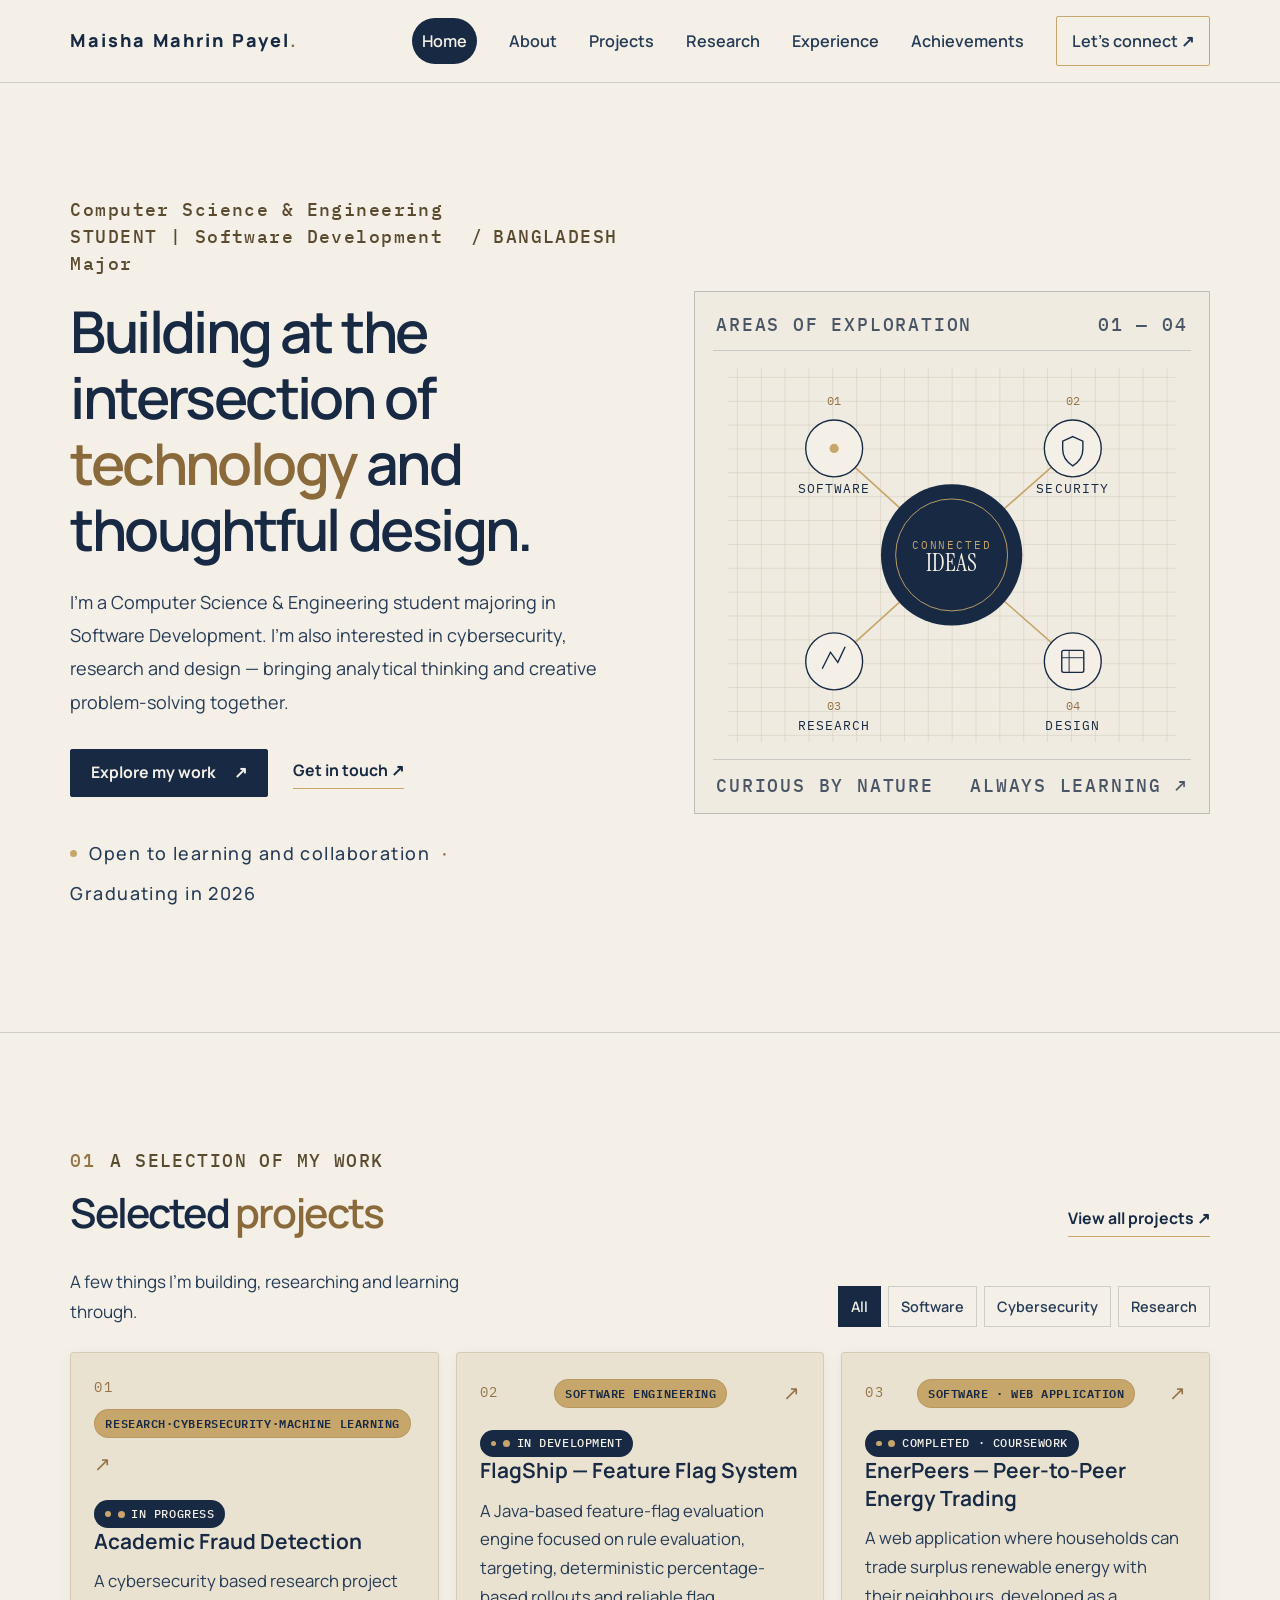
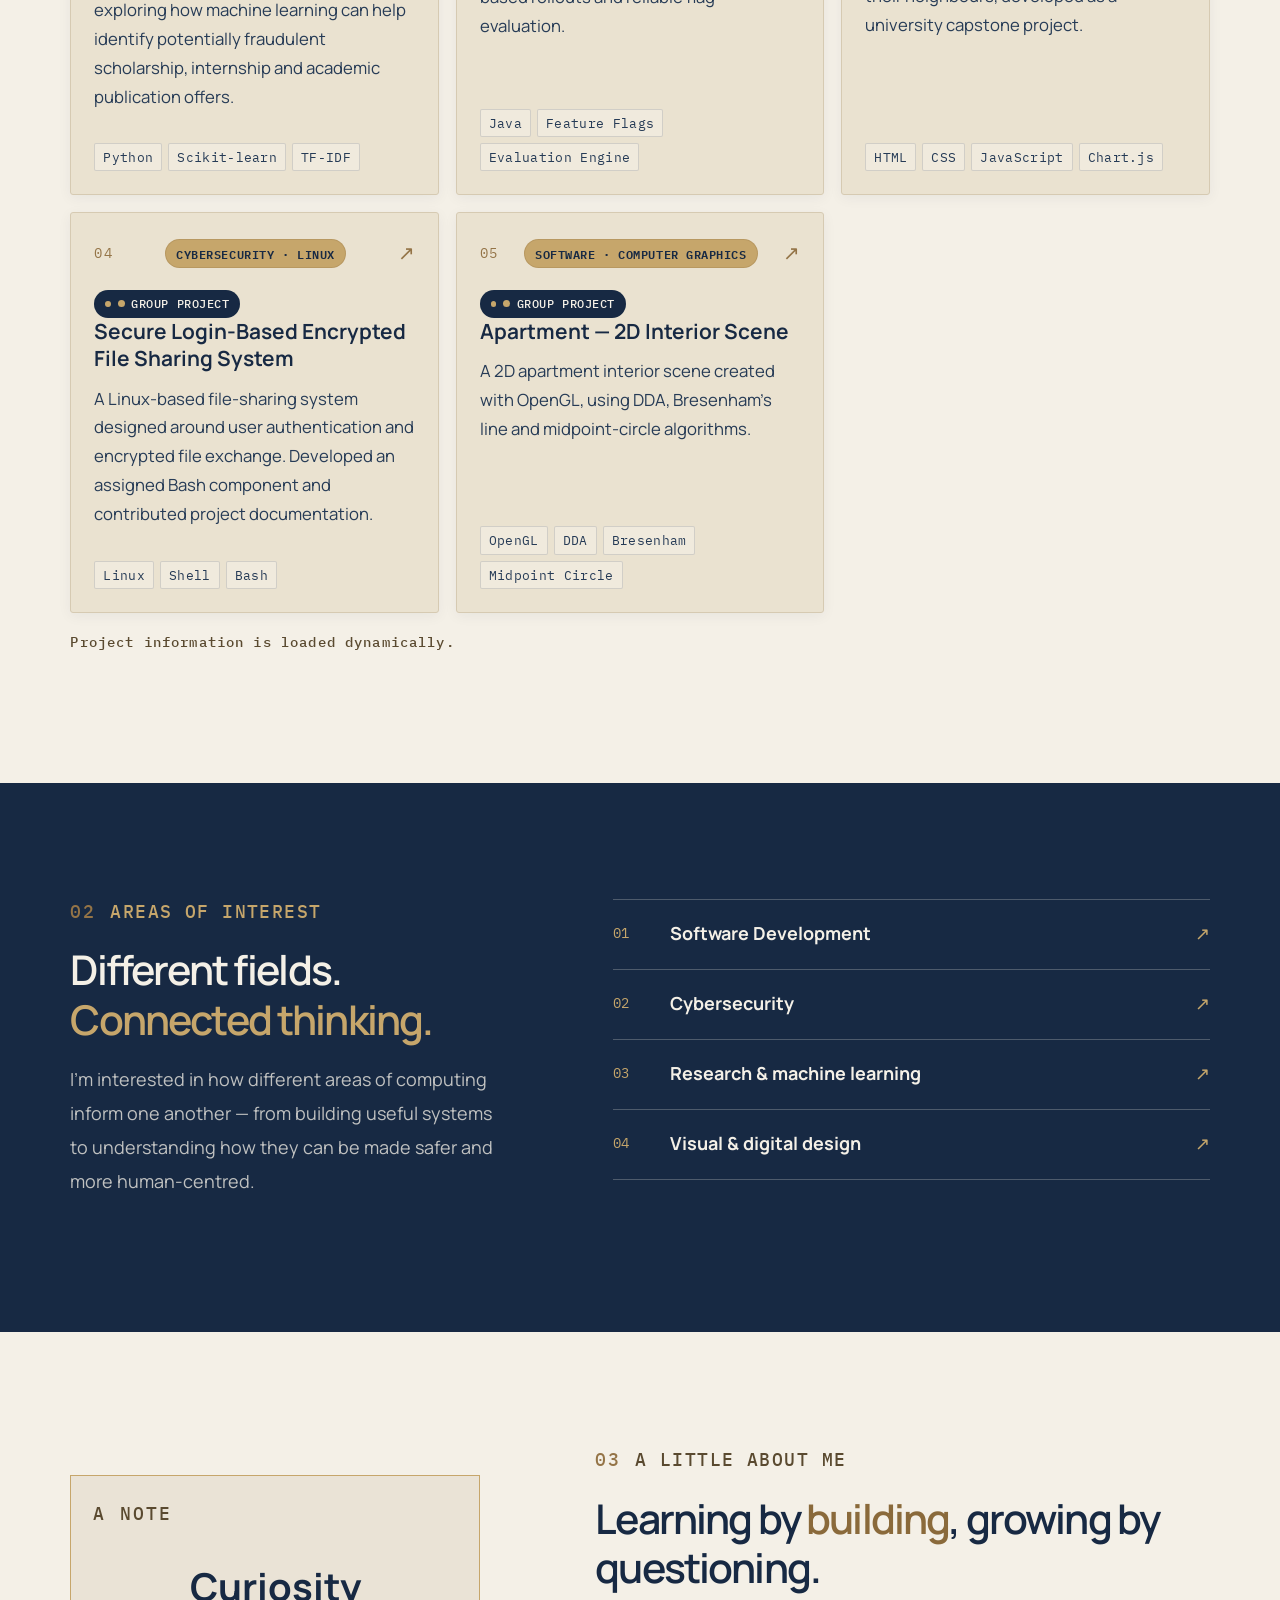
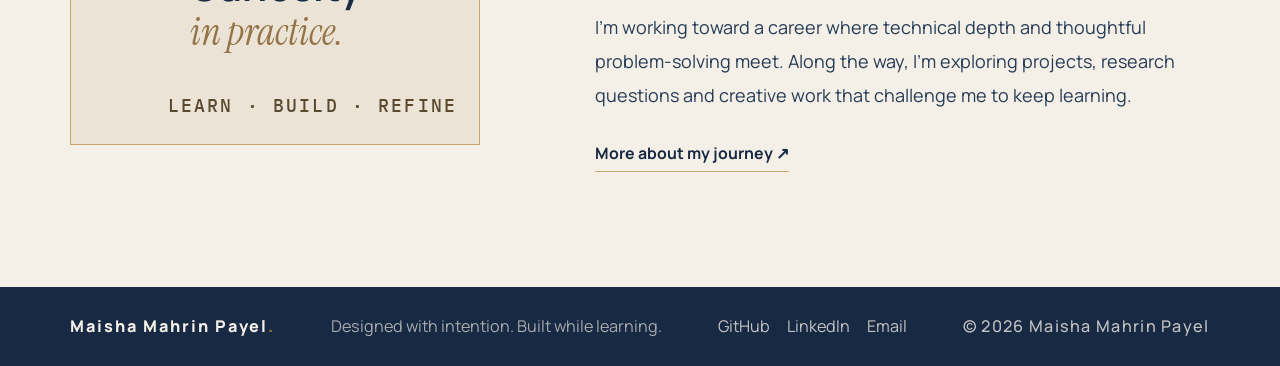
<file: index.html>
<!DOCTYPE html>
<html lang="en">
<head>
    <meta charset="UTF-8">
    <meta name="viewport" content="width=device-width, initial-scale=1.0">

    <meta name="description" content="Personal portfolio of a Computer Science & Engineering student exploring software, cybersecurity, research and design.">

    <meta property="og:type" content="website">
    <meta property="og:title" content="Maisha Mahrin payel | Computer Science & Engineering Student">
    <meta property="og:description" content="Personal portfolio of a Computer Science & Engineering student exploring software, cybersecurity, research and design.">
    <meta name="theme-color" content="#172943">
    <link rel="icon" href="images/logo.png" type="image/svg+xml">

    <title>Maisha Mahrin Payel | Computer Science & Engineering Student | Software Development  Major</title>

    <!-- Google Fonts -->
    <link rel="preconnect" href="https://fonts.googleapis.com">
    <link rel="preconnect" href="https://fonts.gstatic.com" crossorigin>

    <link href="https://fonts.googleapis.com/css2?family=IBM+Plex+Mono:wght@400;500&family=Instrument+Serif:ital@0;1&family=Manrope:wght@400;500;600;700;800&display=swap" rel="stylesheet">

    <!-- CSS -->
    <link rel="stylesheet" href="css/style.css">

    <!-- jQuery -->
    <script src="https://code.jquery.com/jquery-3.7.1.min.js" defer></script>

    <!-- JavaScript -->
    <script src="js/script.js" defer></script>
</head>

<body>

    <a class="skip-link" href="#main">Skip to content</a>

    <!-- NAVIGATION -->
    <header class="site-header">
        <div class="container nav-container">

            <a href="index.html" class="logo">
                Maisha Mahrin Payel<span>.</span>
            </a>

            <button class="menu-toggle"
                    aria-label="Open navigation"
                    aria-expanded="false"
                    aria-controls="primary-nav">
                <span></span>
                <span></span>
            </button>

            <nav id="primary-nav" class="navigation">
                <a href="index.html" class="active">Home</a>
                <a href="about.html">About</a>
                <a href="projects.html">Projects</a>
                <a href="research.html">Research</a>
                <a href="experience.html">Experience</a>
                <a href="achievements.html">Achievements</a>
                <a href="contact.html" class="nav-contact">
                    Let's connect ↗
                </a>
            </nav>

        </div>
    </header>


    <main id="main">

        <!-- HERO SECTION -->
        <section class="hero">
            <div class="container hero-layout">

                <div class="hero-content">

                    <p class="eyebrow">
                        Computer Science & Engineering  STUDENT | Software Development  Major
                        <span>/</span>
                        BANGLADESH
                    </p>

                    <h1>
                        Building at the intersection of
                        <em>technology</em> and thoughtful design.
                    </h1>

                    <p class="hero-description">
                        I'm a Computer Science & Engineering  student majoring in Software
                        Development. I'm also interested in cybersecurity, research and design —
                        bringing analytical thinking and creative
                        problem-solving together.
                    </p>

                    <div class="hero-buttons">
                        <a href="#selected-work" class="button button-primary">
                            Explore my work <span>↗</span>
                        </a>

                        <a href="contact.html" class="text-link">
                            Get in touch ↗
                        </a>
                    </div>

                    <div class="hero-meta">
                        <span class="status-dot"></span>
                        Open to learning and collaboration
                        <span class="meta-separator">·</span>
                        Graduating in 2026
                    </div>

                </div>


                <!-- CUSTOM VISUAL -->
                <div class="hero-visual">

                    <div class="visual-header">
                        <span>AREAS OF EXPLORATION</span>
                        <span>01 — 04</span>
                    </div>

                    <svg class="systems-graphic"
                         viewBox="0 0 520 440"
                         role="img"
                         aria-labelledby="graphic-title graphic-description">

                        <title id="graphic-title">
                            Four connected disciplines
                        </title>

                        <desc id="graphic-description">
                            Software, cybersecurity, research and design
                            connected through a central system.
                        </desc>

                        <defs>
                            <pattern id="grid"
                                     width="26"
                                     height="26"
                                     patternUnits="userSpaceOnUse">
                                <path d="M 26 0 L 0 0 0 26"
                                      fill="none"
                                      stroke="#B9B09F"
                                      stroke-width=".65"/>
                            </pattern>
                        </defs>

                        <rect x="16" y="16"
                              width="488" height="408"
                              fill="url(#grid)"/>

                        <!-- Connections -->
                        <path d="M260 220 L132 104
                                 M260 220 L392 104
                                 M260 220 L132 336
                                 M260 220 L392 336"
                              fill="none"
                              stroke="#C6A66B"
                              stroke-width="1.8"/>

                        <!-- Central element -->
                        <circle cx="260" cy="220" r="77"
                                fill="#172943"/>

                        <circle cx="260" cy="220" r="61"
                                fill="none"
                                stroke="#C6A66B"/>

                        <text x="260" y="214"
                              text-anchor="middle"
                              class="svg-small">
                            CONNECTED
                        </text>

                        <text x="260" y="237"
                              text-anchor="middle"
                              class="svg-large">
                            IDEAS
                        </text>

                        <!-- Software -->
                        <circle cx="132" cy="104" r="31"
                                fill="#F4F0E7"
                                stroke="#172943"
                                stroke-width="1.5"/>

                        <circle cx="132" cy="104" r="5"
                                fill="#C6A66B"/>

                        <text x="132" y="57"
                              text-anchor="middle"
                              class="svg-number">01</text>

                        <text x="132" y="153"
                              text-anchor="middle"
                              class="svg-label">SOFTWARE</text>

                        <!-- Cybersecurity -->
                        <circle cx="392" cy="104" r="31"
                                fill="#F4F0E7"
                                stroke="#172943"
                                stroke-width="1.5"/>

                        <path d="M392 91 L403 96 V105
                                 C403 114 397 120 392 123
                                 C387 120 381 114 381 105 V96 Z"
                              fill="none"
                              stroke="#172943"
                              stroke-width="1.5"/>

                        <text x="392" y="57"
                              text-anchor="middle"
                              class="svg-number">02</text>

                        <text x="392" y="153"
                              text-anchor="middle"
                              class="svg-label">SECURITY</text>

                        <!-- Research -->
                        <circle cx="132" cy="336" r="31"
                                fill="#F4F0E7"
                                stroke="#172943"
                                stroke-width="1.5"/>

                        <path d="M119 344 L128 326 L136 337 L144 320"
                              fill="none"
                              stroke="#172943"
                              stroke-width="1.5"/>

                        <text x="132" y="389"
                              text-anchor="middle"
                              class="svg-number">03</text>

                        <text x="132" y="411"
                              text-anchor="middle"
                              class="svg-label">RESEARCH</text>

                        <!-- Design -->
                        <circle cx="392" cy="336" r="31"
                                fill="#F4F0E7"
                                stroke="#172943"
                                stroke-width="1.5"/>

                        <rect x="380" y="324"
                              width="24" height="24"
                              rx="2"
                              fill="none"
                              stroke="#172943"
                              stroke-width="1.5"/>

                        <path d="M380 332 H404 M388 324 V348"
                              stroke="#172943"/>

                        <text x="392" y="389"
                              text-anchor="middle"
                              class="svg-number">04</text>

                        <text x="392" y="411"
                              text-anchor="middle"
                              class="svg-label">DESIGN</text>

                    </svg>

                    <div class="visual-footer">
                        <span>CURIOUS BY NATURE</span>
                        <span>ALWAYS LEARNING ↗</span>
                    </div>

                </div>

            </div>
        </section>


        <!-- SELECTED PROJECTS -->
        <section class="section projects-section" id="selected-work">

            <div class="container">

                <div class="section-heading">
                    <div>
                        <p class="eyebrow">
                            <span class="gold-number">01</span>
                            A SELECTION OF MY WORK
                        </p>

                        <h2>Selected <em>projects</em></h2>
                    </div>

                    <a href="projects.html" class="text-link desktop-link">
                        View all projects ↗
                    </a>
                </div>


                <div class="project-toolbar">

                    <p>
                        A few things I'm building, researching
                        and learning through.
                    </p>

                    <div class="filters">
                        <button class="filter-button active"
                                data-filter="all"
                                aria-pressed="true">
                            All
                        </button>

                        <button class="filter-button"
                                data-filter="software"
                                aria-pressed="false">
                            Software
                        </button>

                        <button class="filter-button"
                                data-filter="security"
                                aria-pressed="false">
                            Cybersecurity
                        </button>

                        <button class="filter-button"
                                data-filter="research"
                                aria-pressed="false">
                            Research
                        </button>
                    </div>

                </div>


                <!-- AJAX inserts project cards here -->
                <div id="project-grid" class="project-grid" aria-live="polite">
                    <p class="loading-message">
                        Loading projects...
                    </p>
                </div>

                <p class="ajax-note">
                    Project information is loaded dynamically.
                </p>

                <a href="projects.html"
                   class="text-link mobile-project-link">
                    View all projects ↗
                </a>

            </div>
        </section>


        <!-- DISCIPLINES -->
        <section class="disciplines-section">

            <div class="container disciplines-layout">

                <div class="disciplines-intro">

                    <p class="eyebrow">
                        <span class="gold-number">02</span>
                        AREAS OF INTEREST
                    </p>

                    <h2>
                        Different fields.<br>
                        <em>Connected thinking.</em>
                    </h2>

                    <p>
                        I'm interested in how different areas of computing
                        inform one another — from building useful systems
                        to understanding how they can be made safer
                        and more human-centred.
                    </p>

                </div>


                <div class="discipline-list">

                    <a href="projects.html#software"
                       class="discipline-item">
                        <span>01</span>
                        <strong>Software Development </strong>
                        <span class="discipline-arrow">↗</span>
                    </a>

                    <a href="projects.html#cybersecurity"
                       class="discipline-item">
                        <span>02</span>
                        <strong>Cybersecurity</strong>
                        <span class="discipline-arrow">↗</span>
                    </a>

                    <a href="research.html"
                       class="discipline-item">
                        <span>03</span>
                        <strong>Research & machine learning</strong>
                        <span class="discipline-arrow">↗</span>
                    </a>

                    <a href="website.com"

                    class="discipline-item">
                        <span>04</span>
                        <strong>Visual & digital design</strong>
                        <span class="discipline-arrow">↗</span>
                    </a>

                </div>

            </div>
        </section>


        <!-- ABOUT PREVIEW -->
        <section class="section about-preview">

            <div class="container about-layout">

                <div class="about-visual">
                    <span class="about-visual-top">A NOTE</span>

                    <div>
                        <span>Curiosity</span>
                        <em>in practice.</em>
                    </div>

                    <span class="about-visual-bottom">
                        LEARN · BUILD · REFINE
                    </span>
                </div>


                <div class="about-content">

                    <p class="eyebrow">
                        <span class="gold-number">03</span>
                        A LITTLE ABOUT ME
                    </p>

                    <h2>
                        Learning by <em>building</em>,
                        growing by questioning.
                    </h2>

                    <p>
                        I'm working toward a career where technical depth
                        and thoughtful problem-solving meet. Along the way,
                        I'm exploring projects, research questions and
                        creative work that challenge me to keep learning.
                    </p>

                    <a href="about.html" class="text-link">
                        More about my journey ↗
                    </a>

                </div>

            </div>
        </section>

    </main>


    <!-- FOOTER -->
            <footer class="site-footer">

        <div class="container footer-content">

            <a href="index.html" class="logo footer-logo">
                Maisha Mahrin Payel<span>.</span>
            </a>

            <p>Designed with intention. Built while learning.</p>

            <div class="footer-links">
                <a href="https://github.com/Maisha-mp" target="_blank" rel="noopener">GitHub</a>
                <a href="https://www.linkedin.com/in/maisha-mahrin-payel-99aaa5438/" target="_blank" rel="noopener">LinkedIn</a>
                <a href="mailto:maishamahrinpayel@gmail.com">Email</a>
            </div>

            <span class="copyright">
                © <span id="current-year"></span> Maisha Mahrin Payel
            </span>

        </div>
</footer>

</body>
</html>
</file>
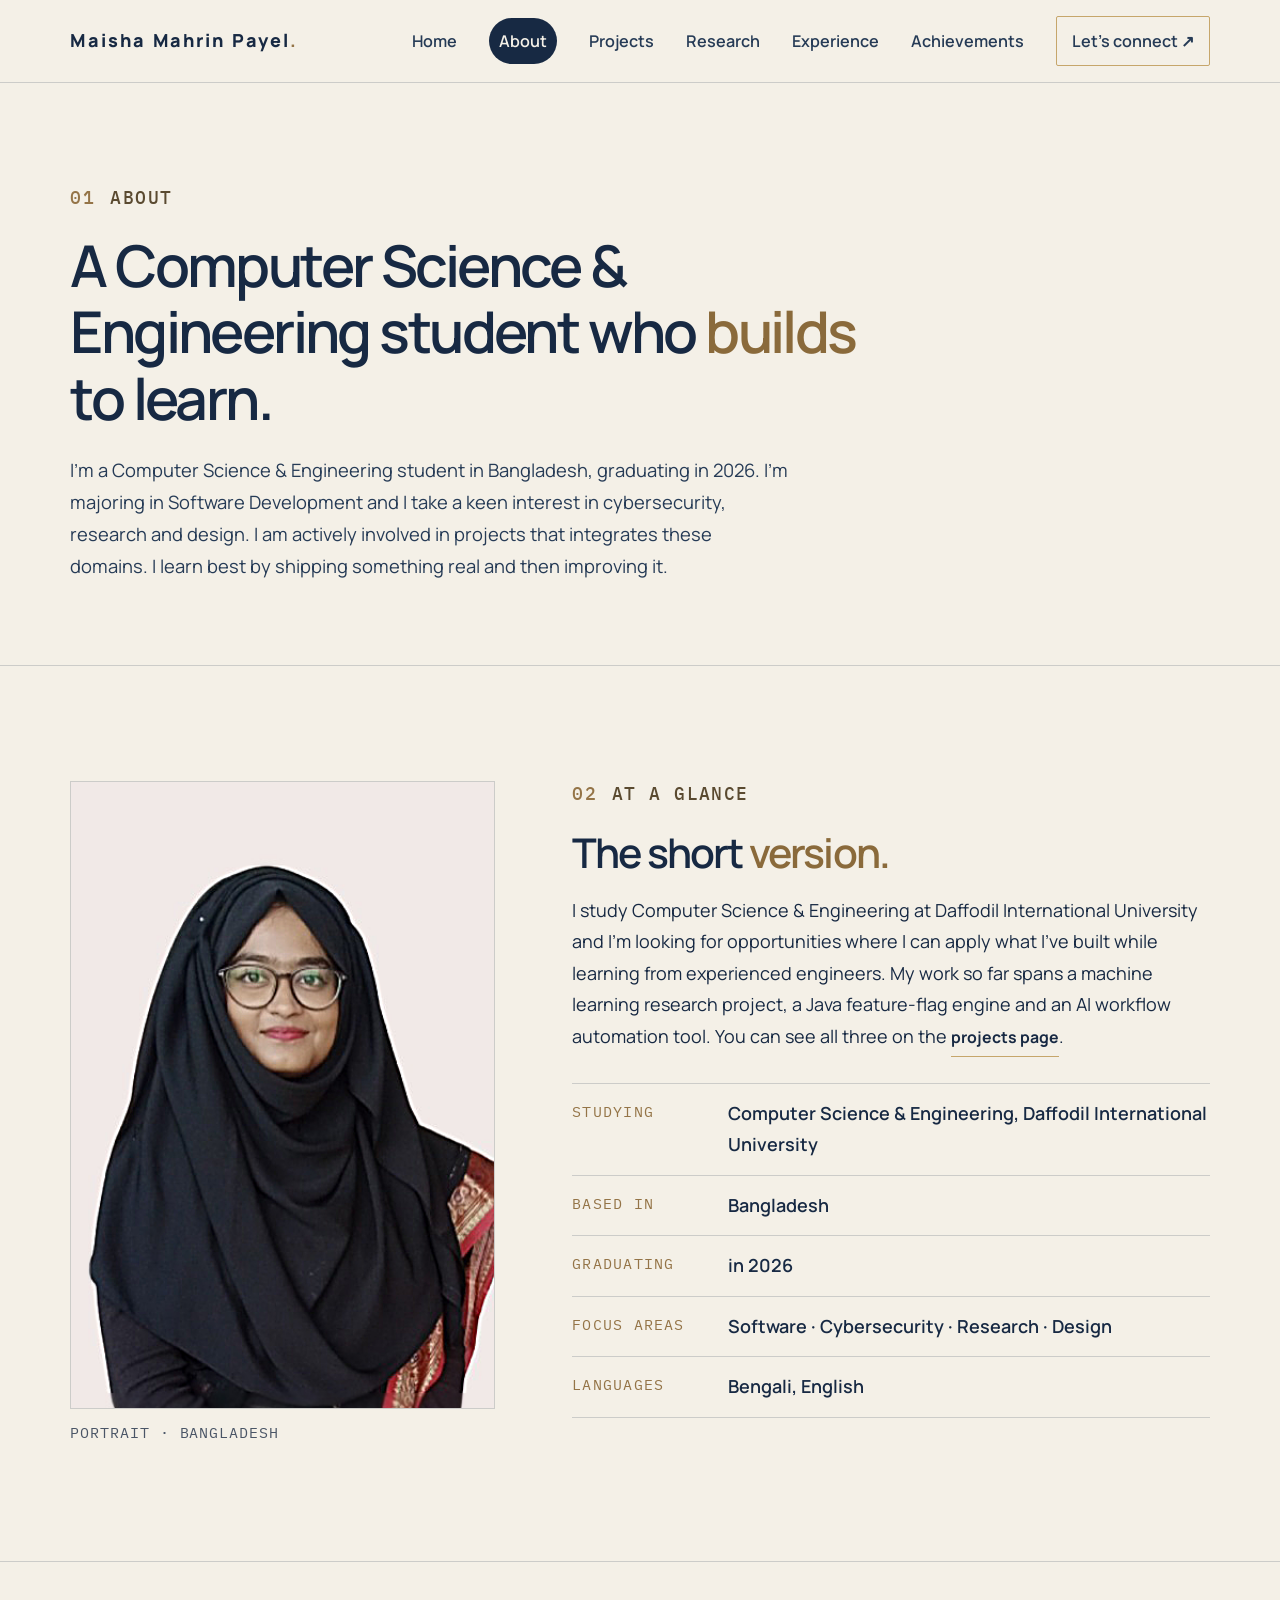
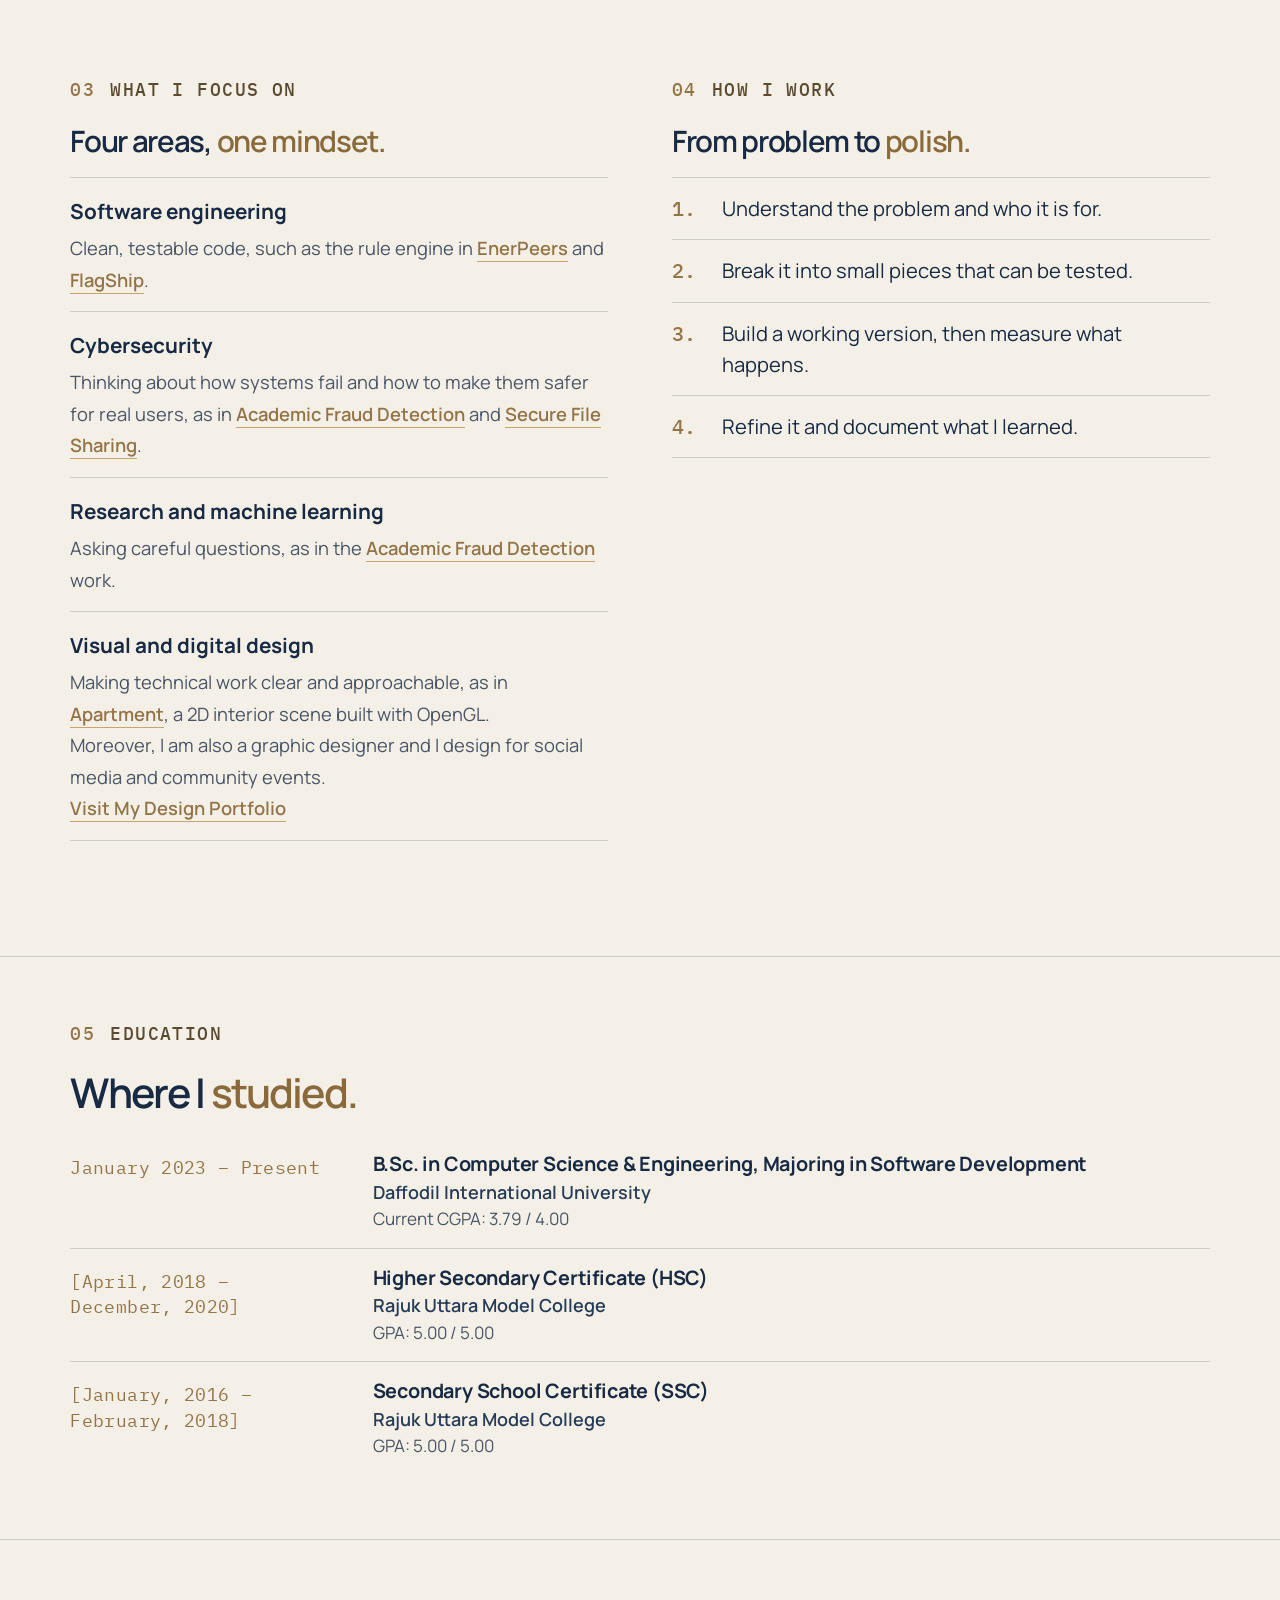
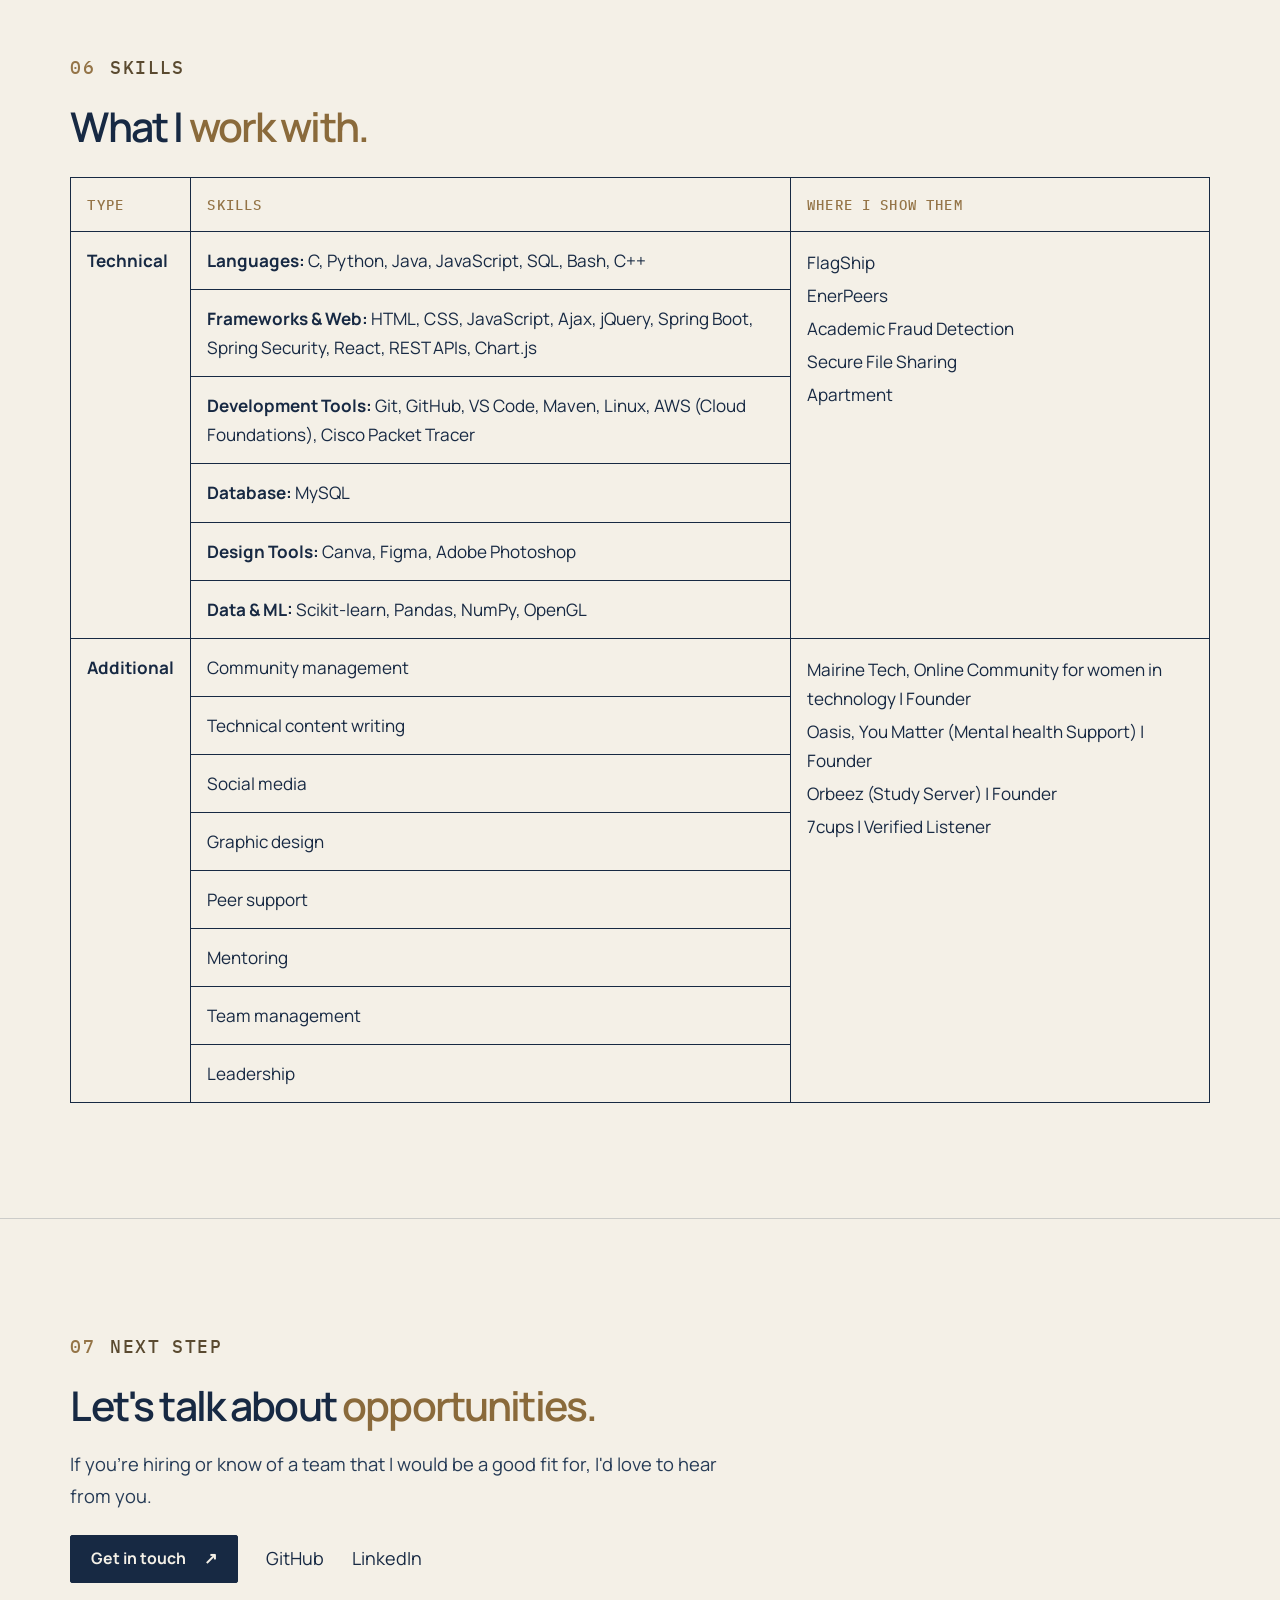
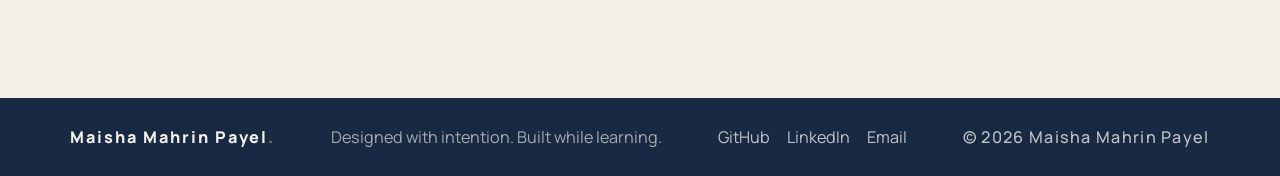
<file: about.html>
<!DOCTYPE html>
<html lang="en">
<head>
    <meta charset="UTF-8">
    <meta name="viewport" content="width=device-width, initial-scale=1.0">

    <meta name="description" content="About a Computer Science & Engineering student in Bangladesh working across software, cybersecurity, research and design.">
    <meta property="og:type" content="website">
    <meta property="og:title" content="About | Maisha Mahrin Payel">
    <meta property="og:description" content="About a Computer Science & Engineering student in Bangladesh working across software, cybersecurity, research and design.">
    <meta name="theme-color" content="#172943">
    <link rel="icon" href="images/logo.png" type="image/svg+xml">

    <title>About | Maisha Mahrin Payel</title>

    <link rel="preconnect" href="https://fonts.googleapis.com">
    <link rel="preconnect" href="https://fonts.gstatic.com" crossorigin>
    <link href="https://fonts.googleapis.com/css2?family=IBM+Plex+Mono:wght@400;500&family=Instrument+Serif:ital@0;1&family=Manrope:wght@400;500;600;700;800&display=swap" rel="stylesheet">

    <link rel="stylesheet" href="css/style.css">

    <script src="https://code.jquery.com/jquery-3.7.1.min.js" defer></script>
    <script src="js/script.js" defer></script>
</head>

<body>

    <a class="skip-link" href="#main">Skip to content</a>

    <!-- NAVIGATION (same on every page) -->
    <header class="site-header">
        <div class="container nav-container">

            <a href="index.html" class="logo">
                Maisha Mahrin Payel<span>.</span>
            </a>

            <button class="menu-toggle"
                    aria-label="Open navigation"
                    aria-expanded="false"
                    aria-controls="primary-nav">
                <span></span>
                <span></span>
            </button>

            <nav id="primary-nav" class="navigation">
                <a href="index.html">Home</a>
                <a href="about.html" class="active" aria-current="page">About</a>
                <a href="projects.html">Projects</a>
                <a href="research.html">Research</a>
                <a href="experience.html">Experience</a>
                <a href="achievements.html">Achievements</a>
                <a href="contact.html" class="nav-contact">
                    Let's connect ↗
                </a>
            </nav>

        </div>
    </header>


    <main id="main">

        <!-- PAGE INTRO -->
        <section class="page-hero">
            <div class="container">

                <p class="eyebrow">
                    <span class="gold-number">01</span>
                    ABOUT
                </p>

                <h1>
                    A Computer Science & Engineering student who
                    <em>builds</em> to learn.
                </h1>

                <p class="page-lead">
                    I'm a Computer Science & Engineering student in Bangladesh, graduating
                    in 2026. I'm majoring in Software Development and I take a keen interest in
                    cybersecurity, research and design. I am actively involved in projects that integrates these domains. I learn best by
                    shipping something real and then improving it.
                </p>

            </div>
        </section>


        <!-- PROFILE: photo + quick facts -->
        <section class="section projects-section">
            <div class="container profile-layout">

                <figure class="profile-photo">
                    <!-- Swap this file for your real photo (keep the alt text meaningful). -->
                    <img src="images\Picture (Maisha).png"
                         alt="Portrait of Maisha Mahrin Payel"
                         width="350px" height="350px">
                    <figcaption>PORTRAIT · BANGLADESH</figcaption>
                </figure>

                <div>
                    <p class="eyebrow">
                        <span class="gold-number">02</span>
                        AT A GLANCE
                    </p>

                    <h2>The short <em>version.</em></h2>

                    <p>
                        I study Computer Science & Engineering at
                        <span class="personal">Daffodil International University</span>
                        and I'm looking for opportunities where I can apply
                        what I've built while learning from experienced
                        engineers. My work so far spans a machine learning
                        research project, a Java feature-flag engine and an
                        AI workflow automation tool. You can see all three on
                        the <a class="text-link" href="projects.html">projects page</a>.
                    </p>

                    <!-- Description list: a better fit than a table for label/value pairs -->
                    <dl class="glance">
                        <div>
                            <dt>Studying</dt>
                            <dd>
                                Computer Science & Engineering, 
                                <span class="personal">Daffodil International University</span>
                            </dd>
                        </div>
                        <div>
                            <dt>Based in</dt>
                            <dd>Bangladesh</dd>
                        </div>
                        <div>
                            <dt>Graduating</dt>
                            <dd>in 2026</dd>
                        </div>
                        <div>
                            <dt>Focus areas</dt>
                            <dd>Software · Cybersecurity · Research · Design</dd>
                        </div>
                        <div>
                            <dt>Languages</dt>
                            <dd>
                                <span class="personal">Bengali, English</span>
                            </dd>
                        </div>
                    </dl>
                </div>

            </div>
        </section>


        <!-- FOCUS + METHOD: unordered and ordered lists -->
        <section class="section projects-section">
            <div class="container about-columns">

                <div>
                    <p class="eyebrow">
                        <span class="gold-number">03</span>
                        WHAT I FOCUS ON
                    </p>

                    <h2>Four areas, <em>one mindset.</em></h2>

                    <ul class="focus-list">
    <li>
        <strong>Software engineering</strong>
        <span>
            Clean, testable code, such as the rule engine in 
            <a class="focus-link" href="projects.html#flagship">EnerPeers</a> and 
            <a class="focus-link" href="projects.html#flagship">FlagShip</a>.
        </span>
    </li>
    <li>
        <strong>Cybersecurity</strong>
        <span>
            Thinking about how systems fail and how to make them safer for
            real users, as in 
            <a class="focus-link" href="projects.html#secure-file-sharing">Academic Fraud Detection</a> and 
            <a class="focus-link" href="projects.html#secure-file-sharing">Secure File Sharing</a>.
        </span>
    </li>
    <li>
        <strong>Research and machine learning</strong>
        <span>
            Asking careful questions, as in the
            <a class="focus-link" href="projects.html#academic-fraud-detection">Academic Fraud Detection</a> work.
        </span>
    </li>
    <li>
        <strong>Visual and digital design</strong>
        <span>
            Making technical work clear and approachable, as in
            <a class="focus-link" href="projects.html#apartment-opengl">Apartment</a>,
            a 2D interior scene built with OpenGL.
             <br>
            Moreover, I am also a graphic designer and I design for social media and community events.

        </span>
        <br>
        <span>
            <a class="focus-link" href="https://armadillo-5jtfjg.my.canva.site/">Visit My Design Portfolio</a>
        </span>
    </li>
</ul>
                </div>


                <div>
                    <p class="eyebrow">
                        <span class="gold-number">04</span>
                        HOW I WORK
                    </p>

                    <h2>From problem to <em>polish.</em></h2>

                    <ol class="method-list">
                        <li>Understand the problem and who it is for.</li>
                        <li>Break it into small pieces that can be tested.</li>
                        <li>Build a working version, then measure what happens.</li>
                        <li>Refine it and document what I learned.</li>
                    </ol>
                </div>

            </div>
        </section>


        
<!-- EDUCATION -->
<section class="section education-section">
    <div class="container">

        <p class="eyebrow">
            <span class="gold-number">05</span>
            EDUCATION
        </p>

        <h2>Where I <em>studied.</em></h2>

        <ol class="timeline education-list">

            <li class="timeline-item">
                <p class="timeline-date">
                    <span class="personal">January 2023 – Present</span>
                </p>
                <div class="timeline-body">
                    <h3 class="edu-degree">
                        <span class="personal">B.Sc. in Computer Science & Engineering, Majoring in Software Development</span>
                    </h3>
                    <p class="timeline-org">
                        <span class="personal">Daffodil International University</span>
                    </p>
                    <p class="edu-cgpa">
                        Current CGPA: <span class="personal"> 3.79 / 4.00 </span>
                    </p>
                </div>
            </li>

            <li class="timeline-item">
                <p class="timeline-date">
                    <span class="personal">[April, 2018 – December, 2020]</span>
                </p>
                <div class="timeline-body">
                    <h3 class="edu-degree">
                        <span class="personal">Higher Secondary Certificate (HSC)</span>
                    </h3>
                    <p class="timeline-org">
                        <span class="personal">Rajuk Uttara Model College</span>
                    </p>
                    <p class="edu-cgpa">
                        GPA: <span class="personal">5.00 / 5.00</span>
                    </p>
                </div>
            </li>

            <li class="timeline-item">
                <p class="timeline-date">
                    <span class="personal">[January, 2016 – February, 2018]</span>
                </p>
                <div class="timeline-body">
                    <h3 class="edu-degree">
                        <span class="personal">Secondary School Certificate (SSC)</span>
                    </h3>
                    <p class="timeline-org">
                        <span class="personal">Rajuk Uttara Model College</span>
                    </p>
                    <p class="edu-cgpa">
                        GPA: <span class="personal">5.00 / 5.00</span>
                    </p>
                </div>
            </li>

        </ol>

    </div>
</section>


        
<!-- SKILLS TABLE -->
<section class="section projects-section">
    <div class="container">

        <p class="eyebrow">
            <span class="gold-number">06</span>
            SKILLS
        </p>

        <h2>What I <em>work with.</em></h2>

        <div class="table-wrap">
            <table class="skills-table">
                <thead>
                    <tr>
                        <th scope="col">Type</th>
                        <th scope="col">Skills</th>
                        <th scope="col">Where I show them</th>
                    </tr>
                </thead>
                <tbody>

                    <!-- TECHNICAL -->
                    <tr>
                        <td class="type-cell" rowspan="6">Technical</td>
                        <td><span class="skill-label">Languages:</span> C, Python, Java, JavaScript, SQL, Bash, C++</td>
                        <td class="where-cell" rowspan="6">
                            <ul class="plain-list">
                                <li><a class="focus-link" href="projects.html#flagship">FlagShip</a></li>
                                <li><a class="focus-link" href="projects.html#enerpeers">EnerPeers</a></li>
                                <li><a class="focus-link" href="projects.html#academic-fraud-detection">Academic Fraud Detection</a></li>
                                <li><a class="focus-link"href="projects.html#secure-file-sharing">Secure File Sharing</a></li>
                                <li><a class="focus-link" href="projects.html#apartment-opengl">Apartment</a></li>
                                
                            </ul>
                        </td>
                    </tr>
                    <tr>
                        <td><span class="skill-label">Frameworks &amp; Web:</span> HTML, CSS, JavaScript, Ajax, jQuery, Spring Boot, Spring Security, React, REST APIs, Chart.js</td>
                    </tr>
                    <tr>
                        <td><span class="skill-label">Development Tools:</span> Git, GitHub, VS Code, Maven, Linux, AWS (Cloud Foundations), Cisco Packet Tracer</td>
                    </tr>
                    <tr>
                        <td><span class="skill-label">Database:</span> MySQL</td>
                    </tr>
                    <tr>
                        <td><span class="skill-label">Design Tools:</span> Canva, Figma, Adobe Photoshop</td>
                    </tr>
                    <tr class="group-end">
                        <td><span class="skill-label">Data &amp; ML:</span> Scikit-learn, Pandas, NumPy, OpenGL</td>
                    </tr>

                    <!-- ADDITIONAL -->
                    <tr>
                        <td class="type-cell" rowspan="8">Additional</td>
                        <td>Community management</td>
                        <td class="where-cell" rowspan="8">
                            <ul class="plain-list">
                                <li><span class="personal"> <a class="focus-link" href="experience.html"></a>Mairine Tech, Online Community for women in technology | Founder</span></li>
                                <li><span class="personal"> <a class="focus-link" href="experience.html"></a>Oasis, You Matter (Mental health Support) | Founder </span></li>
                                <li><span class="personal"> <a class="focus-link" href="experience.html"></a>Orbeez (Study Server) | Founder </span></li>
                                <li><span class="personal"> <a class="focus-link" href="experience.html"></a>7cups | Verified Listener </span></li>
                            </ul>
                        </td>
                    </tr>
                    <tr><td>Technical content writing</td></tr>
                    <tr><td>Social media</td></tr>
                    <tr><td>Graphic design</td></tr>
                    <tr><td>Peer support</td></tr>
                    <tr><td>Mentoring</td></tr>
                    <tr><td>Team management</td></tr>
                    <tr class="group-end"><td>Leadership</td></tr>

                </tbody>
            </table>
        </div>

    </div>
</section>


        <!-- CALL TO ACTION -->
        <section class="section cta-band">
            <div class="container">

                <p class="eyebrow">
                    <span class="gold-number">07</span>
                    NEXT STEP
                </p>

                <h2>Let's talk about <em>opportunities.</em></h2>

                <p class="page-lead">
                    If you're hiring or know of a team that I would be a good
                    fit for, I'd love to hear from you.
                </p>

                <div class="cta-links">
                    <a href="contact.html" class="button button-primary">
                        Get in touch <span>↗</span>
                    </a>
                  <a href="https://github.com/Maisha-mp" target="_blank" rel="noopener">GitHub</a>
                <a href="https://www.linkedin.com/in/maisha-mahrin-payel-99aaa5438/" target="_blank" rel="noopener">LinkedIn</a>
                </div>

            </div>
        </section>

    </main>


    <!-- FOOTER (same on every page) -->
    <footer class="site-footer">

        <div class="container footer-content">

            <a href="index.html" class="logo footer-logo">
                Maisha Mahrin Payel<span>.</span>
            </a>

            <p>Designed with intention. Built while learning.</p>

            <div class="footer-links">
                <a href="https://github.com/Maisha-mp" target="_blank" rel="noopener">GitHub</a>
                <a href="https://www.linkedin.com/in/maisha-mahrin-payel-99aaa5438/" target="_blank" rel="noopener">LinkedIn</a>
                <a href="mailto:maishamahrinpayel@gmail.com">Email</a>
            </div>

            <span class="copyright">
                © <span id="current-year"></span> Maisha Mahrin Payel
            </span>

        </div>

</footer>

</body>
</html>
</file>
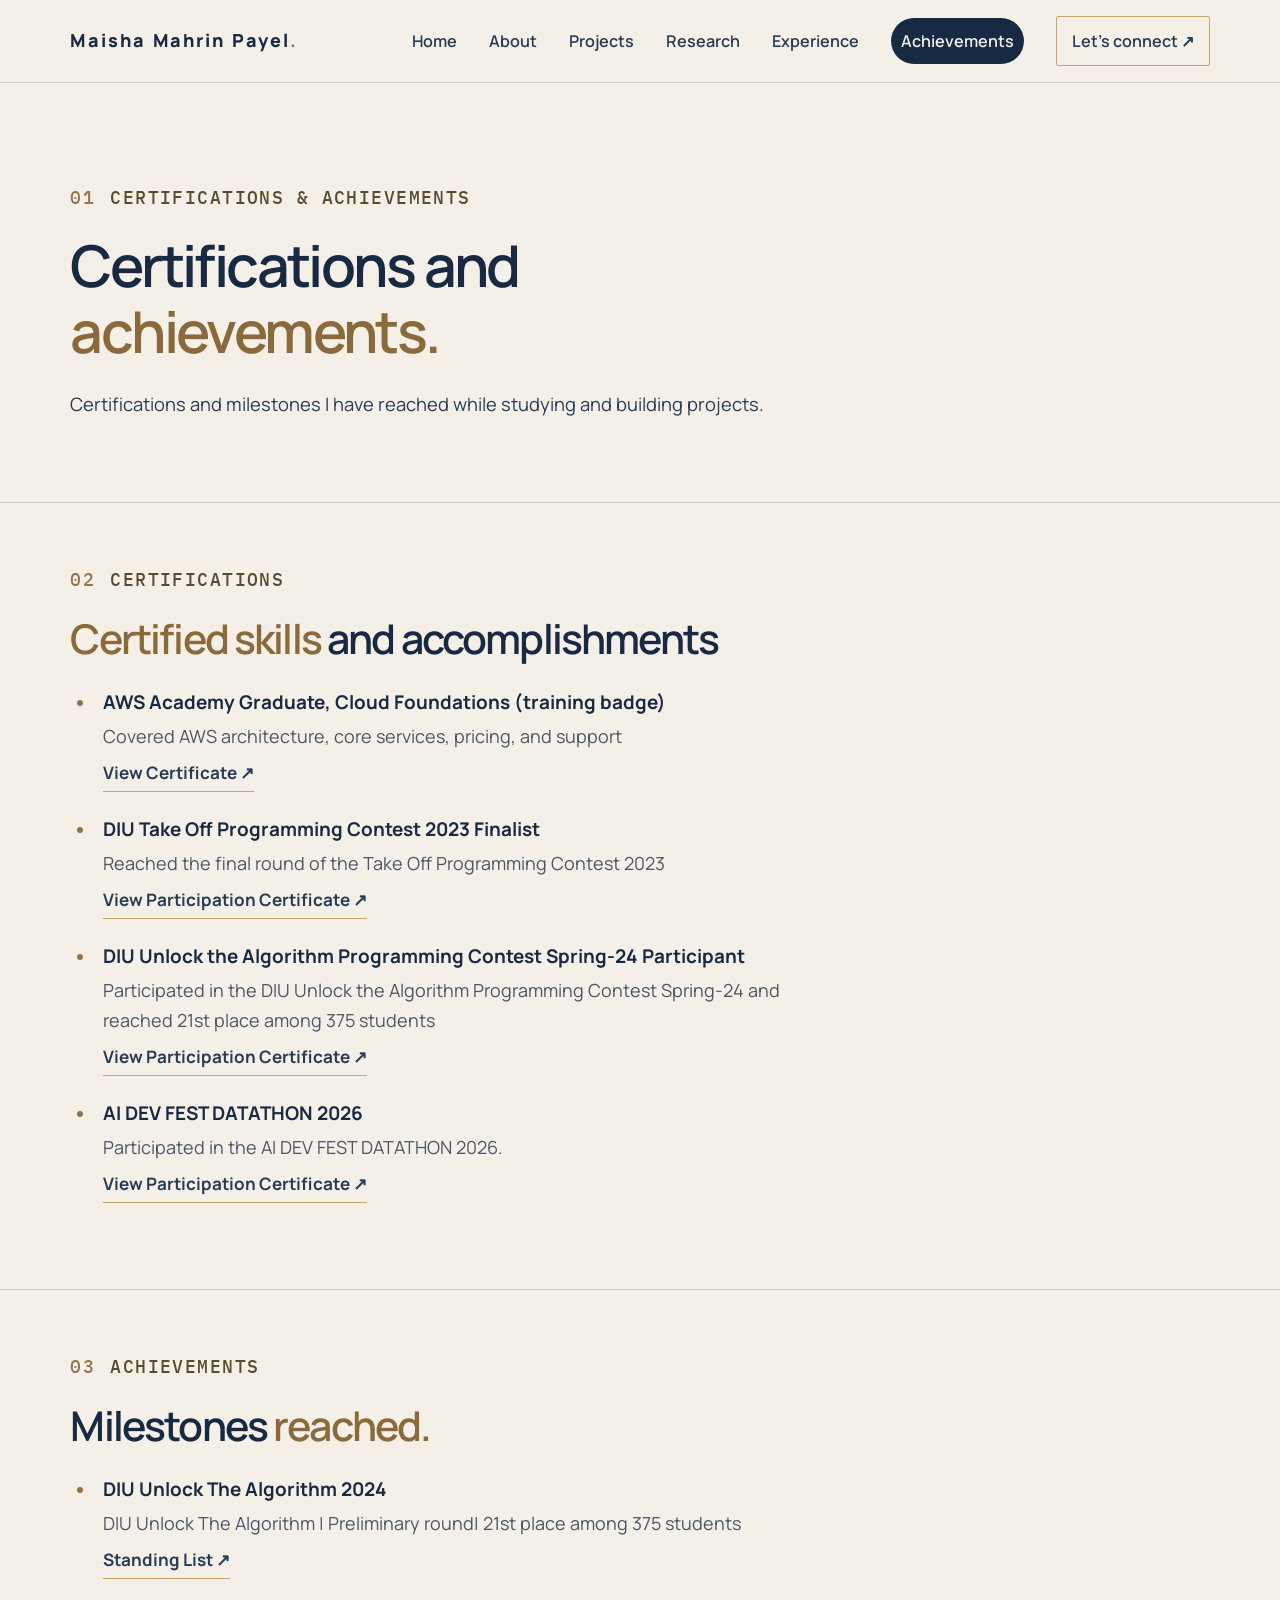
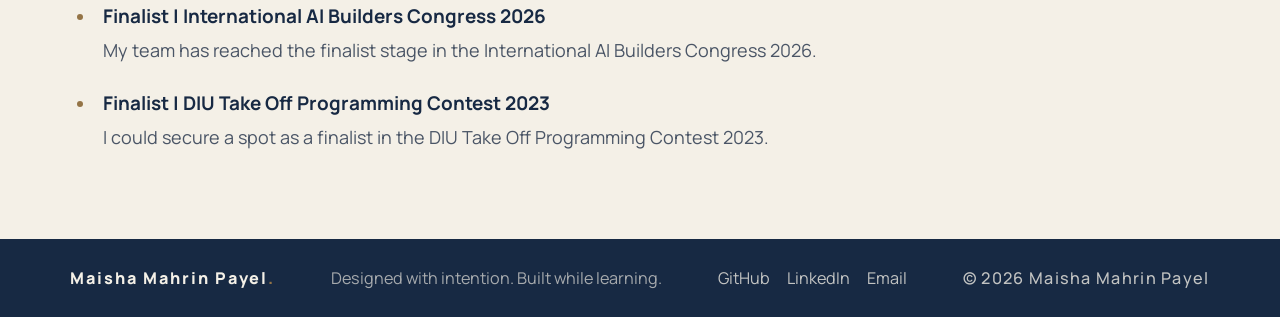
<file: achievements.html>
<!DOCTYPE html>
<html lang="en">

<head>
    <meta charset="UTF-8">
    <meta name="viewport" content="width=device-width, initial-scale=1.0">

    <meta name="description"
        content="Certifications and achievements earned while studying Computer Science & Engineering and building projects.">
    <meta property="og:type" content="website">
    <meta property="og:title" content="Certifications & Achievements | Maisha Mahrin Payel">
    <meta property="og:description"
        content="Certifications and achievements earned while studying Computer Science & Engineering and building projects.">
    <meta name="theme-color" content="#172943">
    <link rel="icon" href="images/logo.png" type="image/svg+xml">

    <title>Certifications & Achievements | Maisha Mahrin Payel</title>

    <link rel="preconnect" href="https://fonts.googleapis.com">
    <link rel="preconnect" href="https://fonts.gstatic.com" crossorigin>
    <link
        href="https://fonts.googleapis.com/css2?family=IBM+Plex+Mono:wght@400;500&family=Instrument+Serif:ital@0;1&family=Manrope:wght@400;500;600;700;800&display=swap"
        rel="stylesheet">

    <link rel="stylesheet" href="css/style.css">

    <script src="https://code.jquery.com/jquery-3.7.1.min.js" defer></script>
    <script src="js/script.js" defer></script>
</head>

<body>

    <a class="skip-link" href="#main">Skip to content</a>

    <!-- NAVIGATION (same on every page) -->
    <header class="site-header">
        <div class="container nav-container">

            <a href="index.html" class="logo">
                Maisha Mahrin Payel<span>.</span>
            </a>

            <button class="menu-toggle" aria-label="Open navigation" aria-expanded="false" aria-controls="primary-nav">
                <span></span>
                <span></span>
            </button>

            <nav id="primary-nav" class="navigation">
                <a href="index.html">Home</a>
                <a href="about.html">About</a>
                <a href="projects.html">Projects</a>
                <a href="research.html">Research</a>
                <a href="experience.html">Experience</a>
                <a href="achievements.html" class="active" aria-current="page">Achievements</a>
                <a href="contact.html" class="nav-contact">
                    Let's connect ↗
                </a>
            </nav>

        </div>
    </header>


    <main id="main">

        <!-- PAGE INTRO -->
        <section class="page-hero">
            <div class="container">

                <p class="eyebrow">
                    <span class="gold-number">01</span>
                    CERTIFICATIONS &amp; ACHIEVEMENTS
                </p>

                <h1>
                    Certifications and <em>achievements.</em>
                </h1>

                <p class="page-lead">
                    Certifications and milestones I have reached
                    while studying and building projects.
                </p>

            </div>
        </section>


        <!-- CERTIFICATIONS -->
        <section class="section achv-section">
            <div class="container">

                <p class="eyebrow">
                    <span class="gold-number">02</span>
                    CERTIFICATIONS
                </p>

                <h2><em>Certified skills </em> and accomplishments</h2>

                <ul class="achv-list">

                    <li>
                        <strong><span class="personal">AWS Academy Graduate, Cloud Foundations (training badge)
                            </span></strong>
                        <span class="achv-desc">
                            <span class="personal">Covered AWS architecture, core services, pricing, and support </span>
                        </span>
                        <a class="text-link"
                            href="https://www.credly.com/badges/0931d91d-877f-4f0e-a752-51af8d946c8a/linked_in?t=tlz97b"
                            target="_blank" rel="noopener">View Certificate ↗</a>
                    </li>

                    <li>
                        <strong><span class="personal"> DIU Take Off Programming Contest 2023 Finalist</span></strong>
                        <span class="achv-desc">
                            <span class="personal">Reached the final round of the Take Off Programming Contest
                                2023</span>
                        </span>
                        <a class="text-link" href="pdf\Take Off Programming Contest Participation Certificate.pdf"
                            target="_blank" rel="noopener">View Participation Certificate ↗</a>
                    </li>

                    <li>
                        <strong><span class="personal">DIU Unlock the Algorithm Programming Contest Spring-24
                                Participant </span></strong>
                        <span class="achv-desc">
                            <span class="personal">Participated in the DIU Unlock the Algorithm Programming Contest
                                Spring-24 and reached 21st place among 375 students</span>
                        </span>
                        <a class="text-link"
                            href="pdf\DIU Unlock the Algorithm Programming Contest Spring-24 Certificate.pdf"
                            target="_blank" rel="noopener">View Participation Certificate ↗</a>
                    </li>

                    <li>
                        <strong><span class="personal">AI DEV FEST DATATHON 2026</span></strong>
                        <span class="achv-desc">
                            <span class="personal">Participated in the AI DEV FEST DATATHON 2026.</span>
                        </span>
                        <a class="text-link" href="pdf\AI DEV FEST DATATHON 2026 Certificate.pdf" target="_blank"
                            rel="noopener">View Participation Certificate ↗</a>
                    </li>

                </ul>

            </div>
        </section>


        <!-- ACHIEVEMENTS -->
        <section class="section achv-section">
            <div class="container">

                <p class="eyebrow">
                    <span class="gold-number">03</span>
                    ACHIEVEMENTS
                </p>

                <h2>Milestones <em>reached.</em></h2>

                <ul class="achv-list">

                    <li>
                        <strong><span class="personal">DIU Unlock The Algorithm 2024</span></strong>
                        <span class="achv-desc">
                            <span class="personal">DIU Unlock The Algorithm | Preliminary round| 21st place among 375
                                students </span>
                        </span>
                        <a class="text-link"
                            href="https://toph.co/c/diu-unlock-the-algorithm-spring-24-preli-a/standings"
                            target="_blank" rel="noopener"> Standing List ↗</a>
                    </li>
                    <li>
                        <strong><span class="personal"> Finalist | International AI Builders Congress
                                2026</span></strong>
                        <span class="achv-desc">
                            <span class="personal"> My team has reached the finalist stage in the International AI
                                Builders Congress 2026.</span>
                        </span>
                    </li>

                    <li>
                        <strong><span class="personal"> Finalist | DIU Take Off Programming Contest 2023</span></strong>
                        <span class="achv-desc">
                            <span class="personal">I could secure a spot as a finalist in the DIU Take Off Programming
                                Contest 2023.</span>
                        </span>

                    </li>





                </ul>

            </div>
        </section>

    </main>


    <!-- FOOTER (same on every page) -->
    <footer class="site-footer">

        <div class="container footer-content">

            <a href="index.html" class="logo footer-logo">
                Maisha Mahrin Payel<span>.</span>
            </a>

            <p>Designed with intention. Built while learning.</p>

            <div class="footer-links">
                <a href="https://github.com/Maisha-mp" target="_blank" rel="noopener">GitHub</a>
                <a href="https://www.linkedin.com/in/maisha-mahrin-payel-99aaa5438/" target="_blank"
                    rel="noopener">LinkedIn</a>
                <a href="mailto:maishamahrinpayel@gmail.com">Email</a>
            </div>

            <span class="copyright">
                © <span id="current-year"></span> Maisha Mahrin Payel
            </span>

        </div>
    </footer>

</body>

</html>
</file>
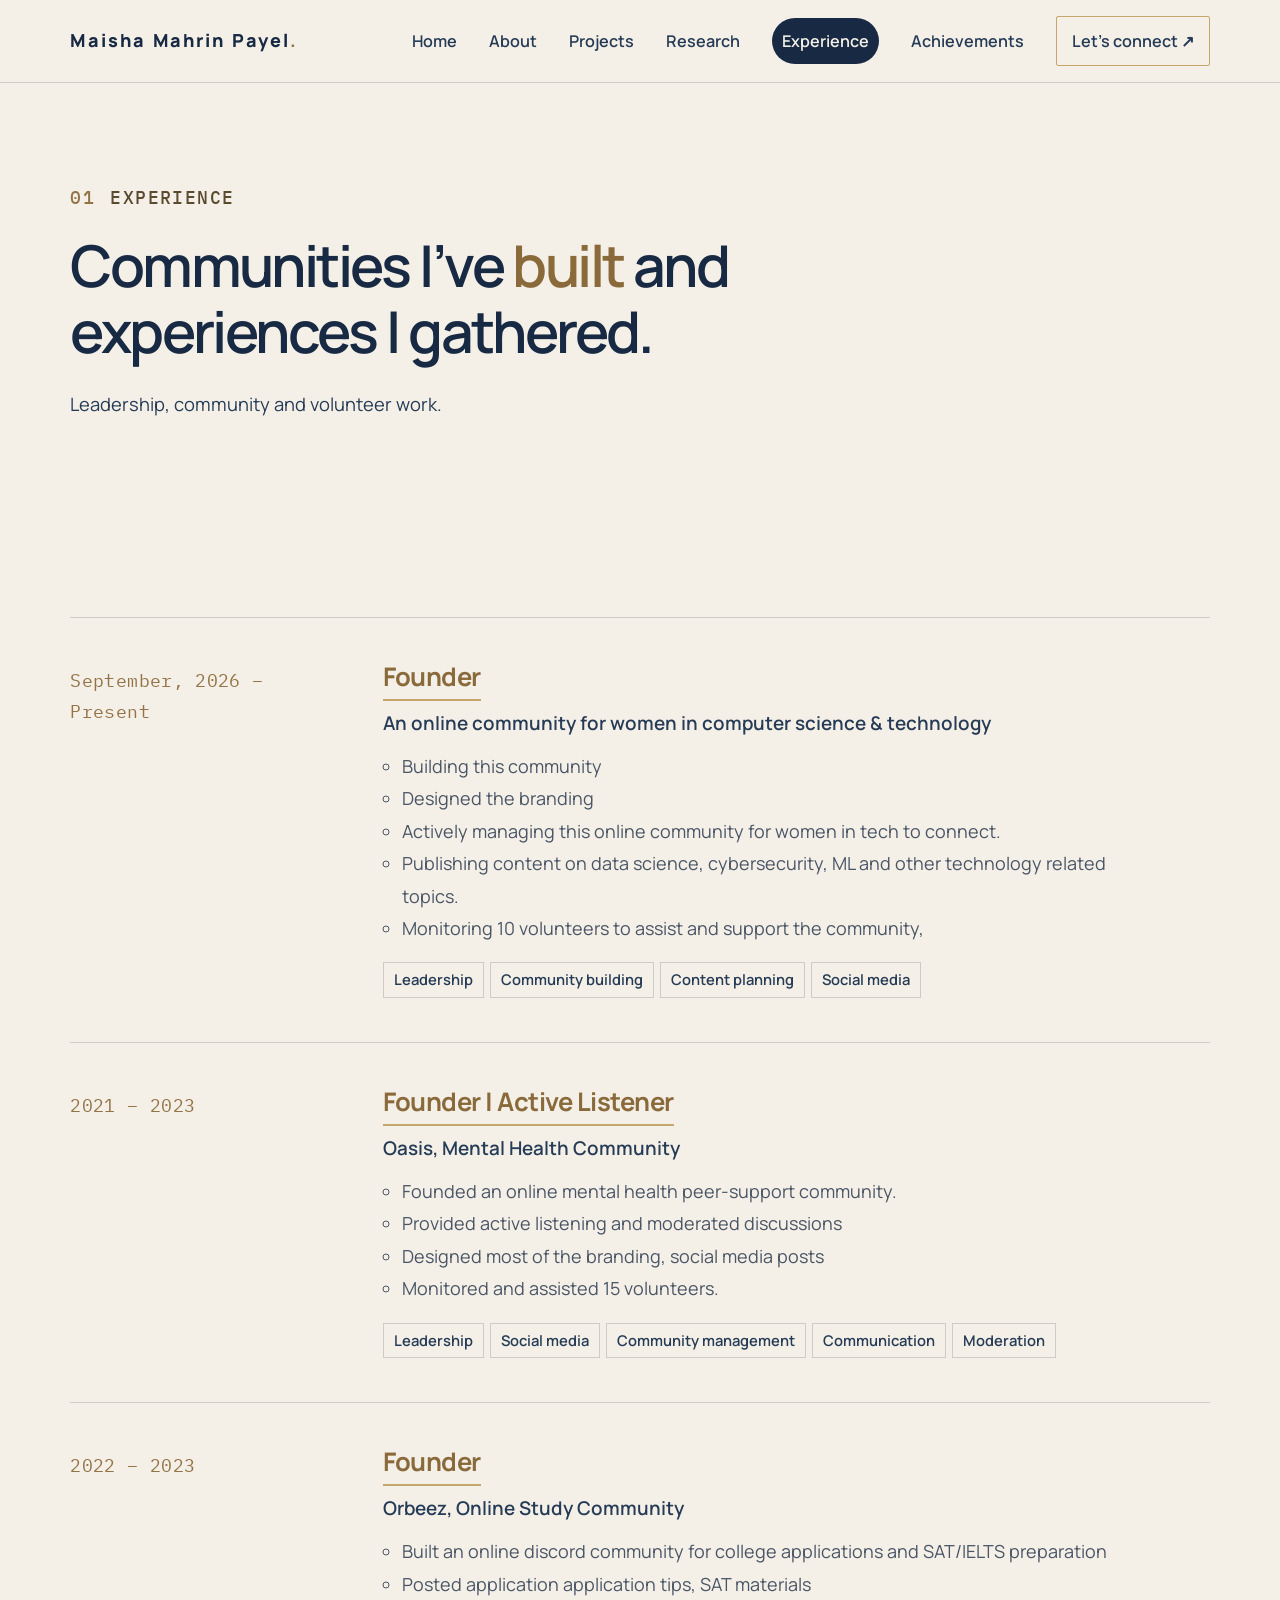
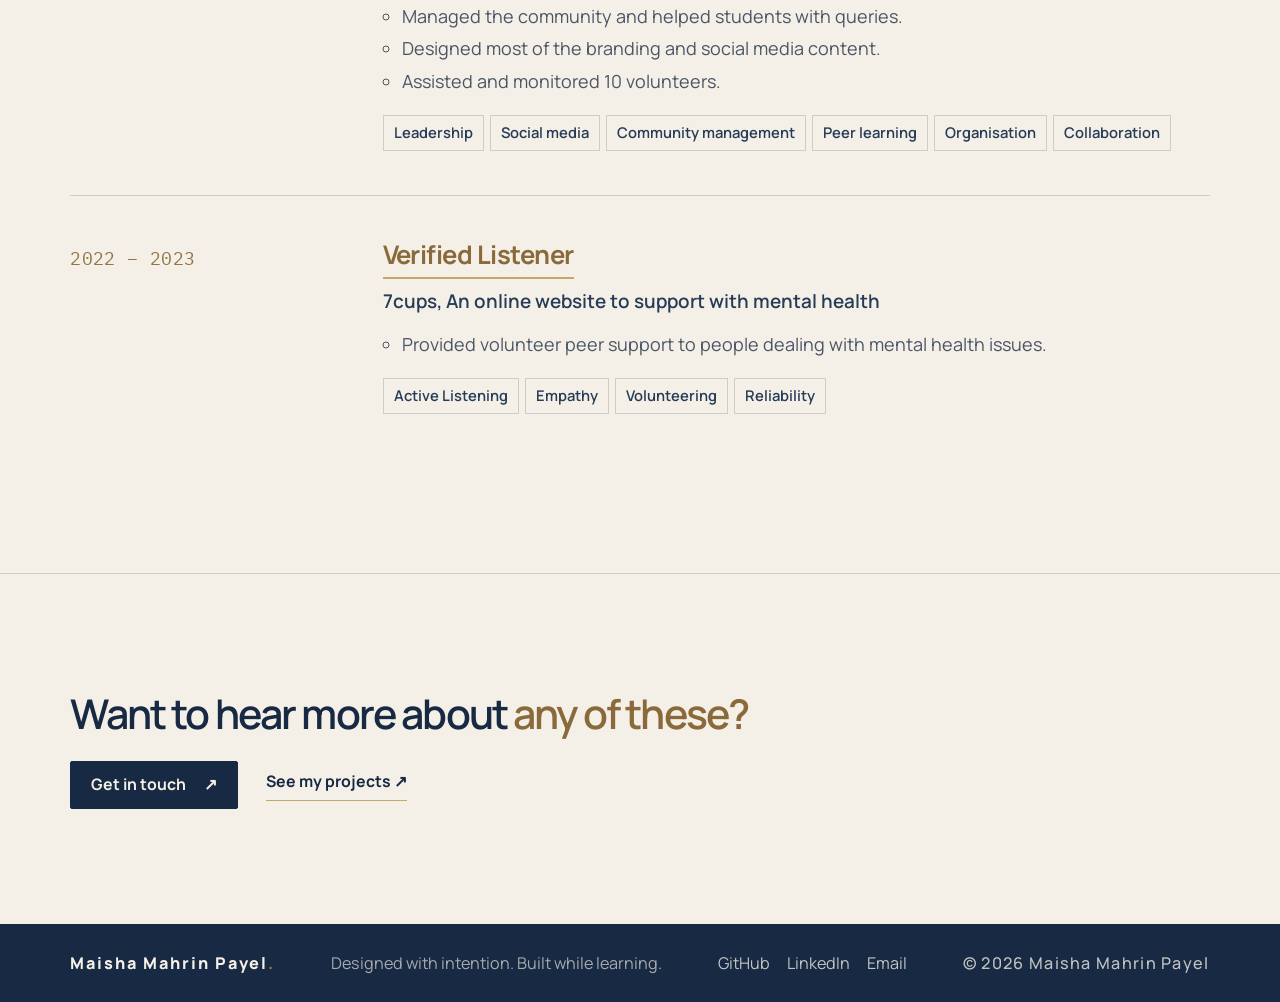
<file: experience.html>
<!DOCTYPE html>
<html lang="en">
<head>
    <meta charset="UTF-8">
    <meta name="viewport" content="width=device-width, initial-scale=1.0">

    <meta name="description" content="Community, leadership and volunteer experience of a Computer Science & Engineering student in Bangladesh.">
    <meta property="og:type" content="website">
    <meta property="og:title" content="Experience | Maisha Mahrin Payel">
    <meta property="og:description" content="Community, leadership and volunteer experience of a Computer Science & Engineering student in Bangladesh.">
    <meta name="theme-color" content="#172943">
    <link rel="icon" href="images/logo.png" type="image/svg+xml">

    <title>Experience | Maisha Mahrin Payel</title>

    <link rel="preconnect" href="https://fonts.googleapis.com">
    <link rel="preconnect" href="https://fonts.gstatic.com" crossorigin>
    <link href="https://fonts.googleapis.com/css2?family=IBM+Plex+Mono:wght@400;500&family=Instrument+Serif:ital@0;1&family=Manrope:wght@400;500;600;700;800&display=swap" rel="stylesheet">

    <link rel="stylesheet" href="css/style.css">

    <script src="https://code.jquery.com/jquery-3.7.1.min.js" defer></script>
    <script src="js/script.js" defer></script>
</head>

<body>

    <a class="skip-link" href="#main">Skip to content</a>

    <!-- NAVIGATION (same on every page) -->
    <header class="site-header">
        <div class="container nav-container">

            <a href="index.html" class="logo">
                Maisha Mahrin Payel<span>.</span>
            </a>

            <button class="menu-toggle"
                    aria-label="Open navigation"
                    aria-expanded="false"
                    aria-controls="primary-nav">
                <span></span>
                <span></span>
            </button>

            <nav id="primary-nav" class="navigation">
                <a href="index.html">Home</a>
                <a href="about.html">About</a>
                <a href="projects.html">Projects</a>
                <a href="research.html">Research</a>
                <a href="experience.html" class="active" aria-current="page">Experience</a>
                <a href="achievements.html">Achievements</a>
                <a href="contact.html" class="nav-contact">
                    Let's connect ↗
                </a>
            </nav>

        </div>
    </header>


    <main id="main">

        <section class="page-hero">
            <div class="container">
                <p class="eyebrow"><span class="gold-number">01</span> EXPERIENCE</p>
                <h1>Communities I’ve <em>built </em> and experiences I gathered.</h1>
                <p class="page-lead">
                    Leadership, community and volunteer work.
                </p>
            </div>
        </section>

        <section class="section">
            <div class="container">
                <ol class="timeline">
            <li class="timeline-item">
                <p class="timeline-date"><span class="personal"> September, 2026 – Present</span></p>
                <div class="timeline-body">
                    <h2><span class="personal"><em><b>Founder</b></em></span></h2>
                    <p class="timeline-org">An online community for women in computer science & technology</p>
                    <ul class="timeline-points">
                        <li><span class="personal"> Building this community</span></li>
                        <li><span class="personal"> Designed the branding </span></li>
                        <li><span class="personal"> Actively managing this online community for women in tech to connect.</span></li>
                    <li><span class="personal"> Publishing content on data science, cybersecurity, ML and other technology related topics.</span></li>
                    <li><span class="personal"> Monitoring 10 volunteers to assist and support the community,</span></li>
                    </ul>
                    <ul class="skill-tags" aria-label="Skills used">
                        <li>Leadership</li><li>Community building</li><li>Content planning</li><li>Social media</li>
                    </ul>
                </div>
            </li>
            <li class="timeline-item">
                <p class="timeline-date"><span class="personal">2021 – 2023</span></p>
                <div class="timeline-body">
                    <h2><span class="personal"><em><b>Founder | Active Listener</b></em></span></h2>
                    <p class="timeline-org"><span class="personal">Oasis, Mental Health Community</span></p>
                    <ul class="timeline-points">
                        <li><span class="personal">Founded an online mental health peer-support community.</span></li>
                        <li><span class="personal">Provided active listening and moderated discussions</span></li>
                        <li><span class="personal">Designed most of the branding, social media posts</span></li>
                        <li><span class="personal">Monitored and assisted 15 volunteers.</span></li>
                    </ul>
                    <ul class="skill-tags" aria-label="Skills used">
                        <li>Leadership</li><li>Social media</li><li>Community management</li><li>Communication</li><li>Moderation</li>
                    </ul>
                </div>
            </li>
            <li class="timeline-item">
                <p class="timeline-date"><span class="personal">2022 – 2023</span></p>
                <div class="timeline-body">
                    <h2><span class="personal"><em><b>Founder</b></em></span></h2>
                    <p class="timeline-org"><span class="personal">Orbeez, Online Study Community</span></p>
                    <ul class="timeline-points">
                        <li><span class="personal">Built an online discord community for college applications and SAT/IELTS preparation</span></li>
                        <li><span class="personal">Posted application application tips, SAT materials</span></li>
                        <li><span class="personal">Managed the community and helped students with queries.</span></li>
                        <li><span class="personal">Designed most of the branding and social media content.</span></li>
                        <li><span class="personal">Assisted and monitored 10 volunteers.</span></li>
                    </ul>
                    <ul class="skill-tags" aria-label="Skills used">
                        <li>Leadership</li><li>Social media</li><li>Community management</li><li>Peer learning</li><li>Organisation</li><li>Collaboration</li>
                    </ul>
                </div>
            </li>
            <li class="timeline-item">
                <p class="timeline-date"><span class="personal">2022 – 2023</span></p>
                <div class="timeline-body">
                    <h2><span class="personal"><em><b>Verified Listener</b></em></span></h2>
                    <p class="timeline-org">7cups, An online website to support with mental health</span></p>
                    <ul class="timeline-points">
                        <li><span class="personal">Provided volunteer peer support to people dealing with mental health issues.</span></li>
                       
                    </ul>
                    <ul class="skill-tags" aria-label="Skills used">
                        <li>Active Listening</li><li>Empathy</li><li>Volunteering</li><li>Reliability</li>
                    </ul>
                </div>
            </li>
                </ol>
            </div>
        </section>

        <section class="section cta-band">
            <div class="container">
                <h2>Want to hear more about <em>any of these?</em></h2>
                <div class="cta-links">
                    <a href="index.html#contact" class="button button-primary">Get in touch <span>↗</span></a>
                    <a href="projects.html" class="text-link">See my projects ↗</a>
                </div>
            </div>
        </section>
</main>


    <!-- FOOTER (same on every page) -->
            <footer class="site-footer">

        <div class="container footer-content">

            <a href="index.html" class="logo footer-logo">
                Maisha Mahrin Payel<span>.</span>
            </a>

            <p>Designed with intention. Built while learning.</p>

            <div class="footer-links">
                <a href="https://github.com/Maisha-mp" target="_blank" rel="noopener">GitHub</a>
                <a href="https://www.linkedin.com/in/maisha-mahrin-payel-99aaa5438/" target="_blank" rel="noopener">LinkedIn</a>
                <a href="mailto:maishamahrinpayel@gmail.com">Email</a>
            </div>

            <span class="copyright">
                © <span id="current-year"></span> Maisha Mahrin Payel
            </span>

        </div>
</footer>


</body>
</html>
</file>
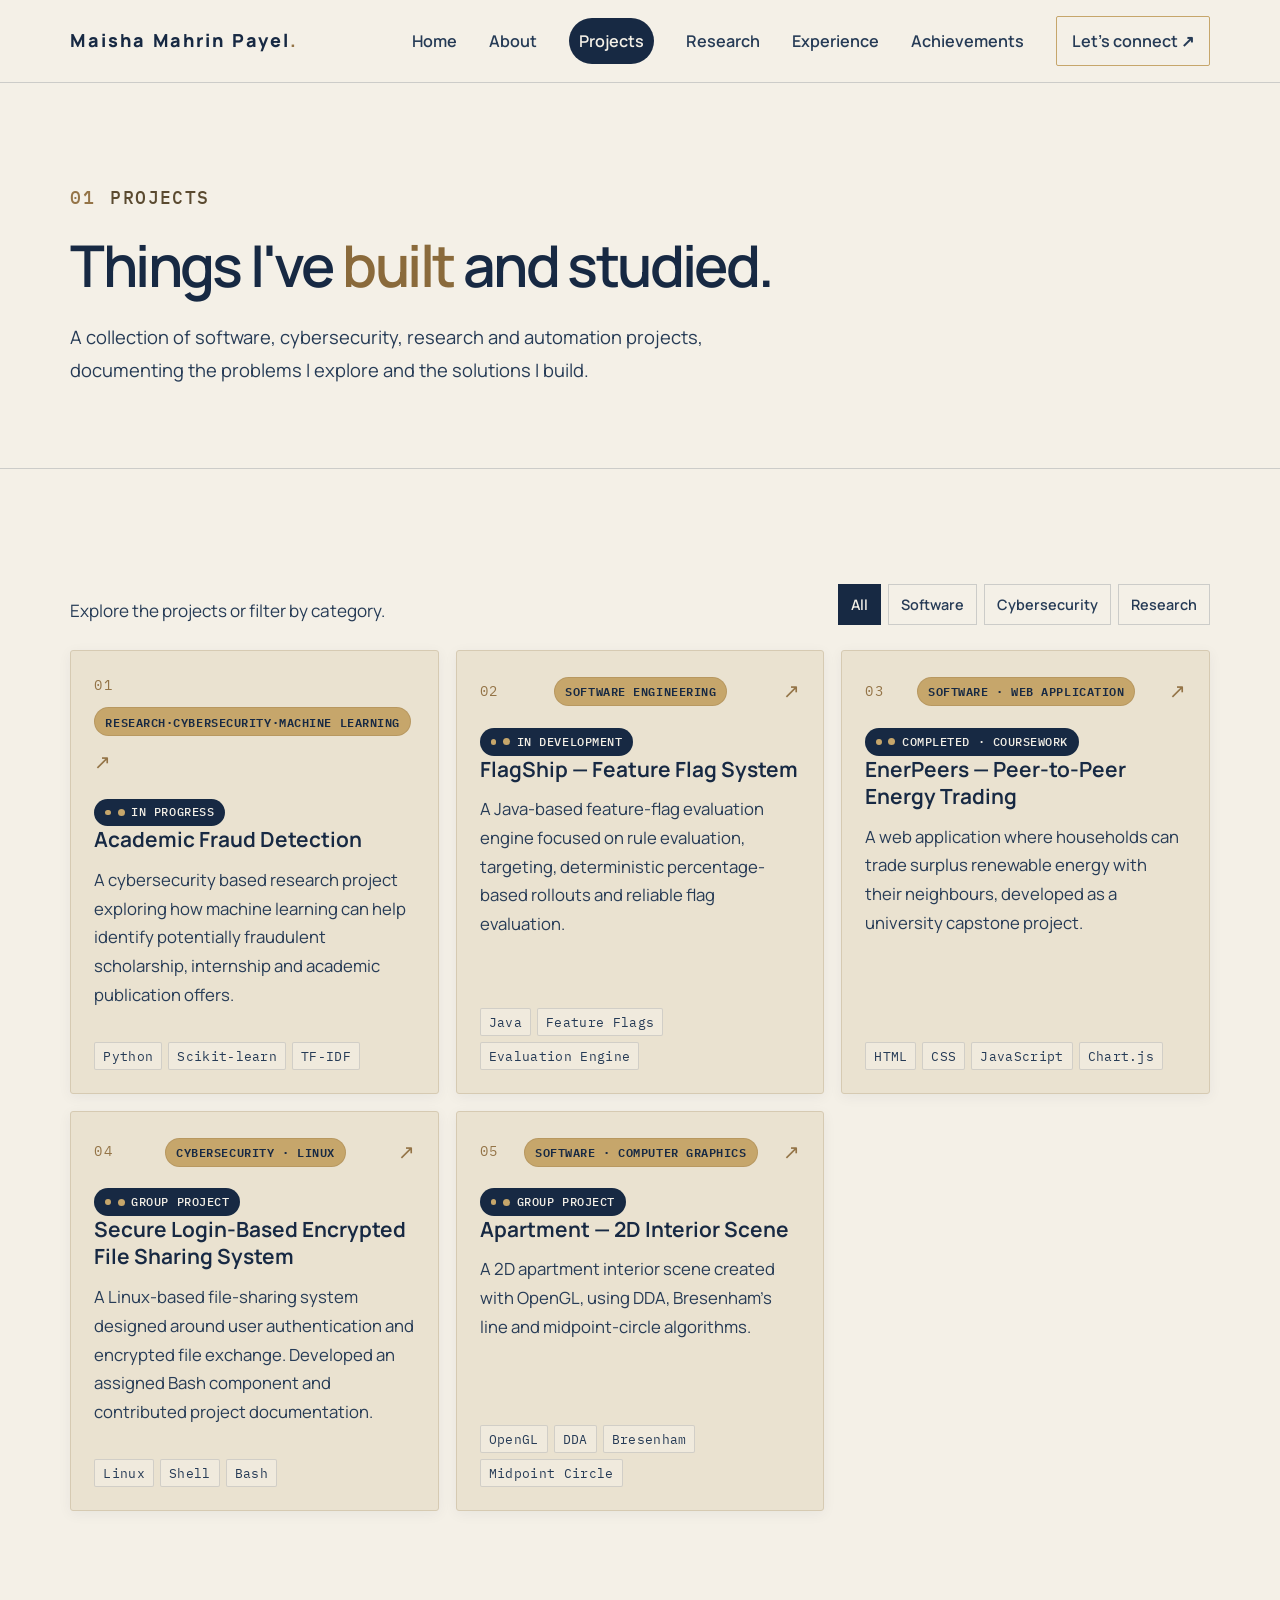
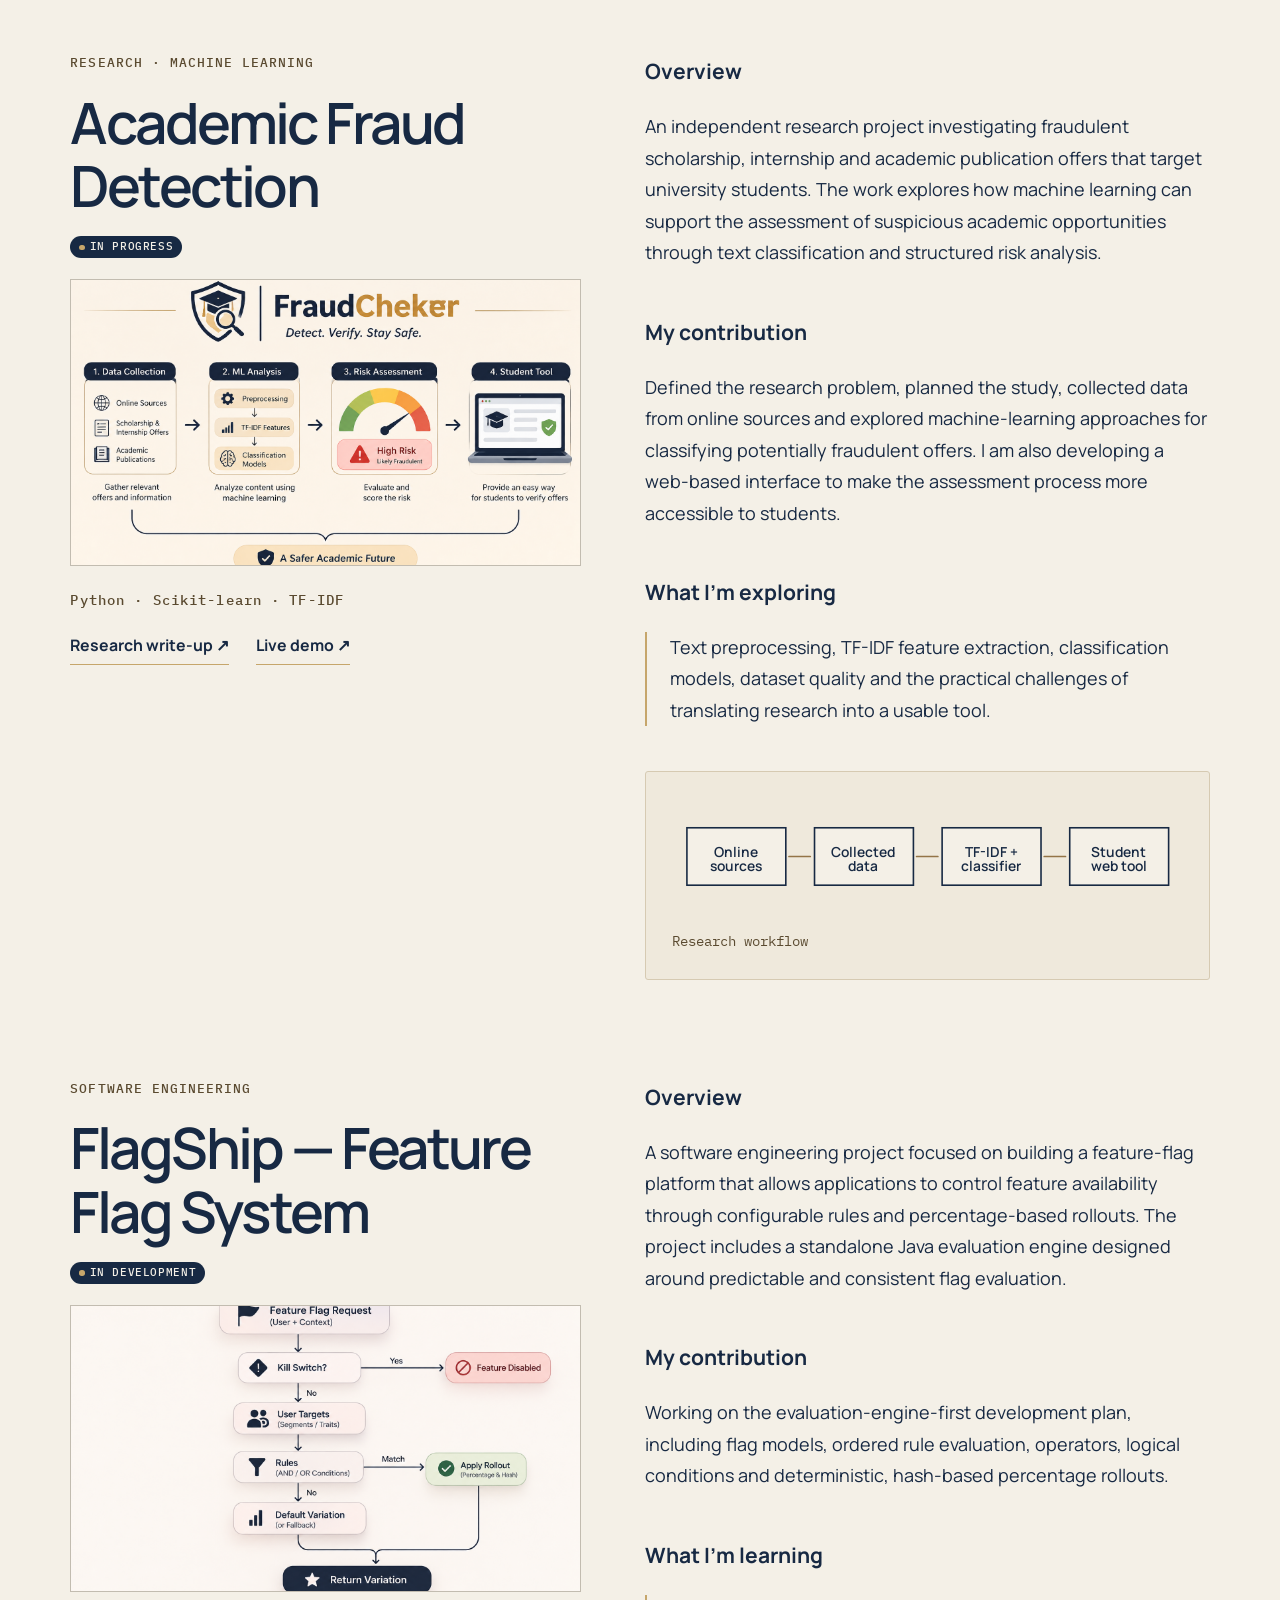
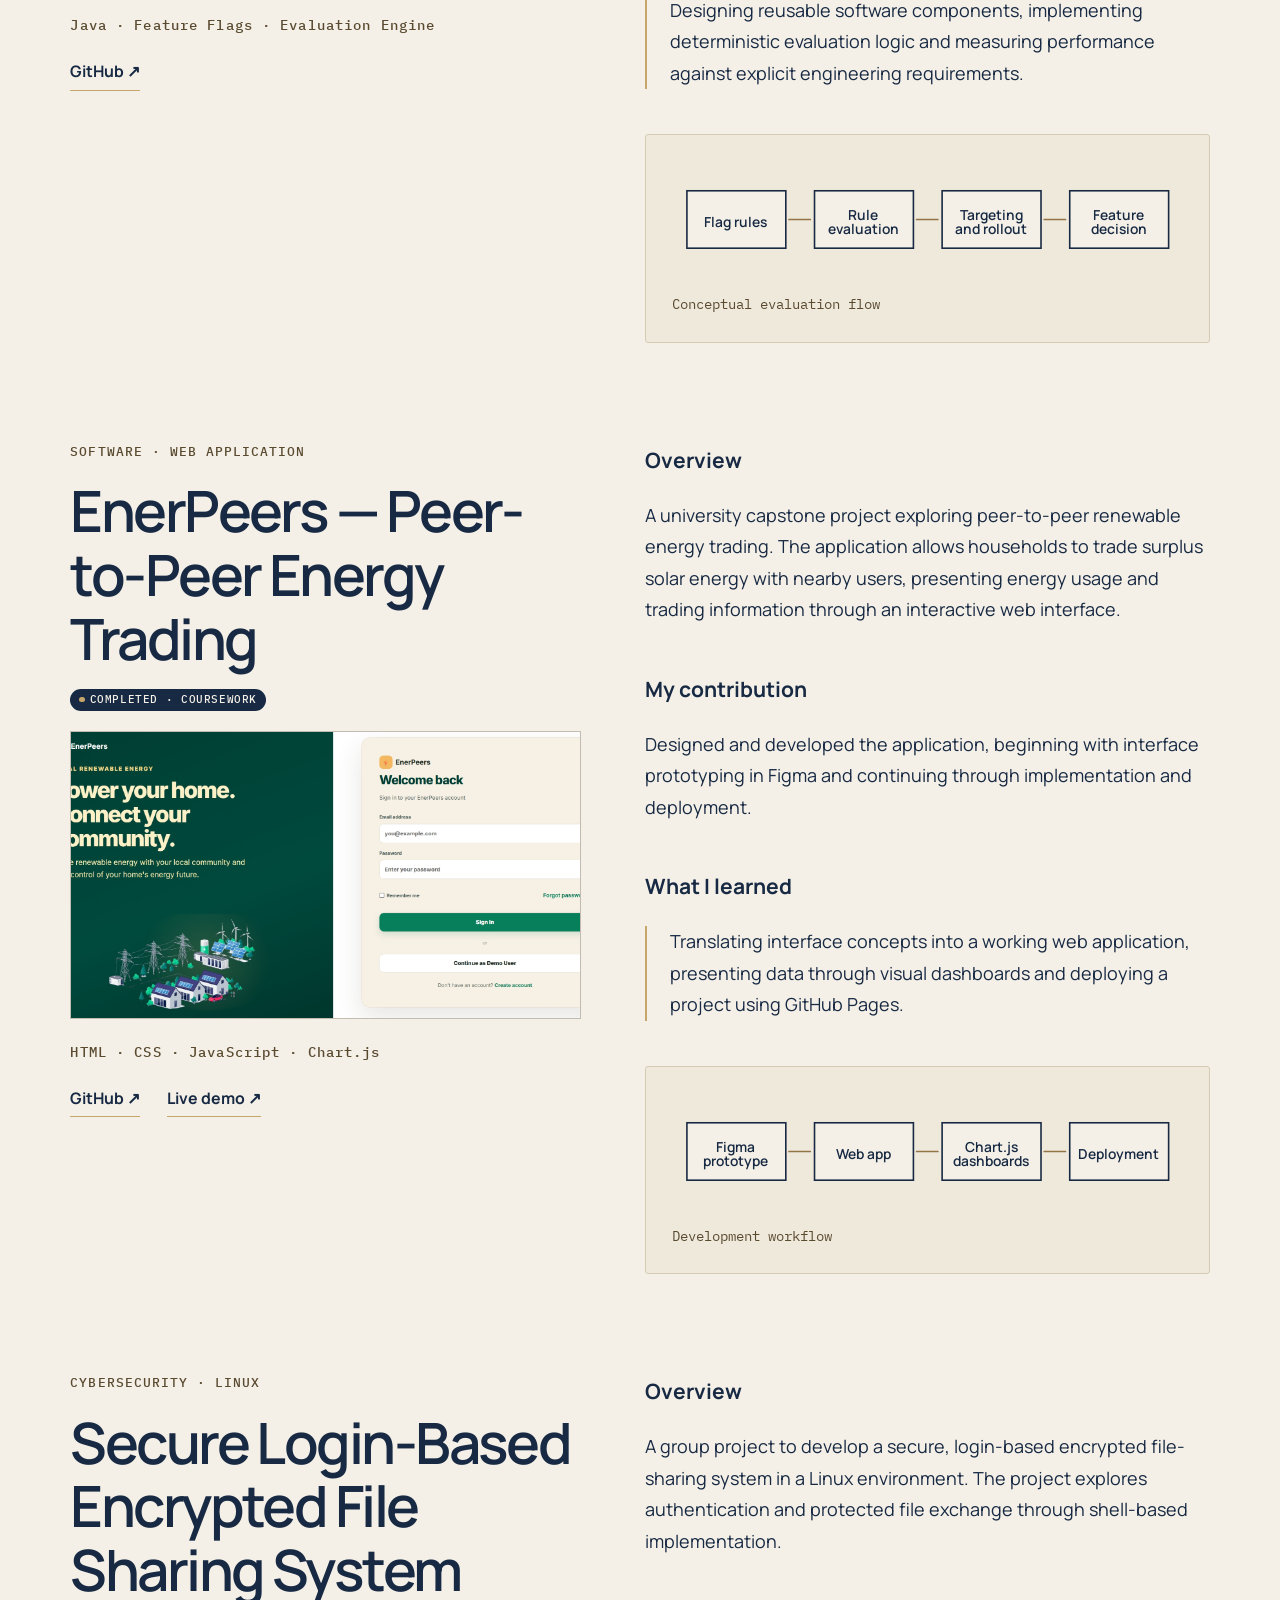
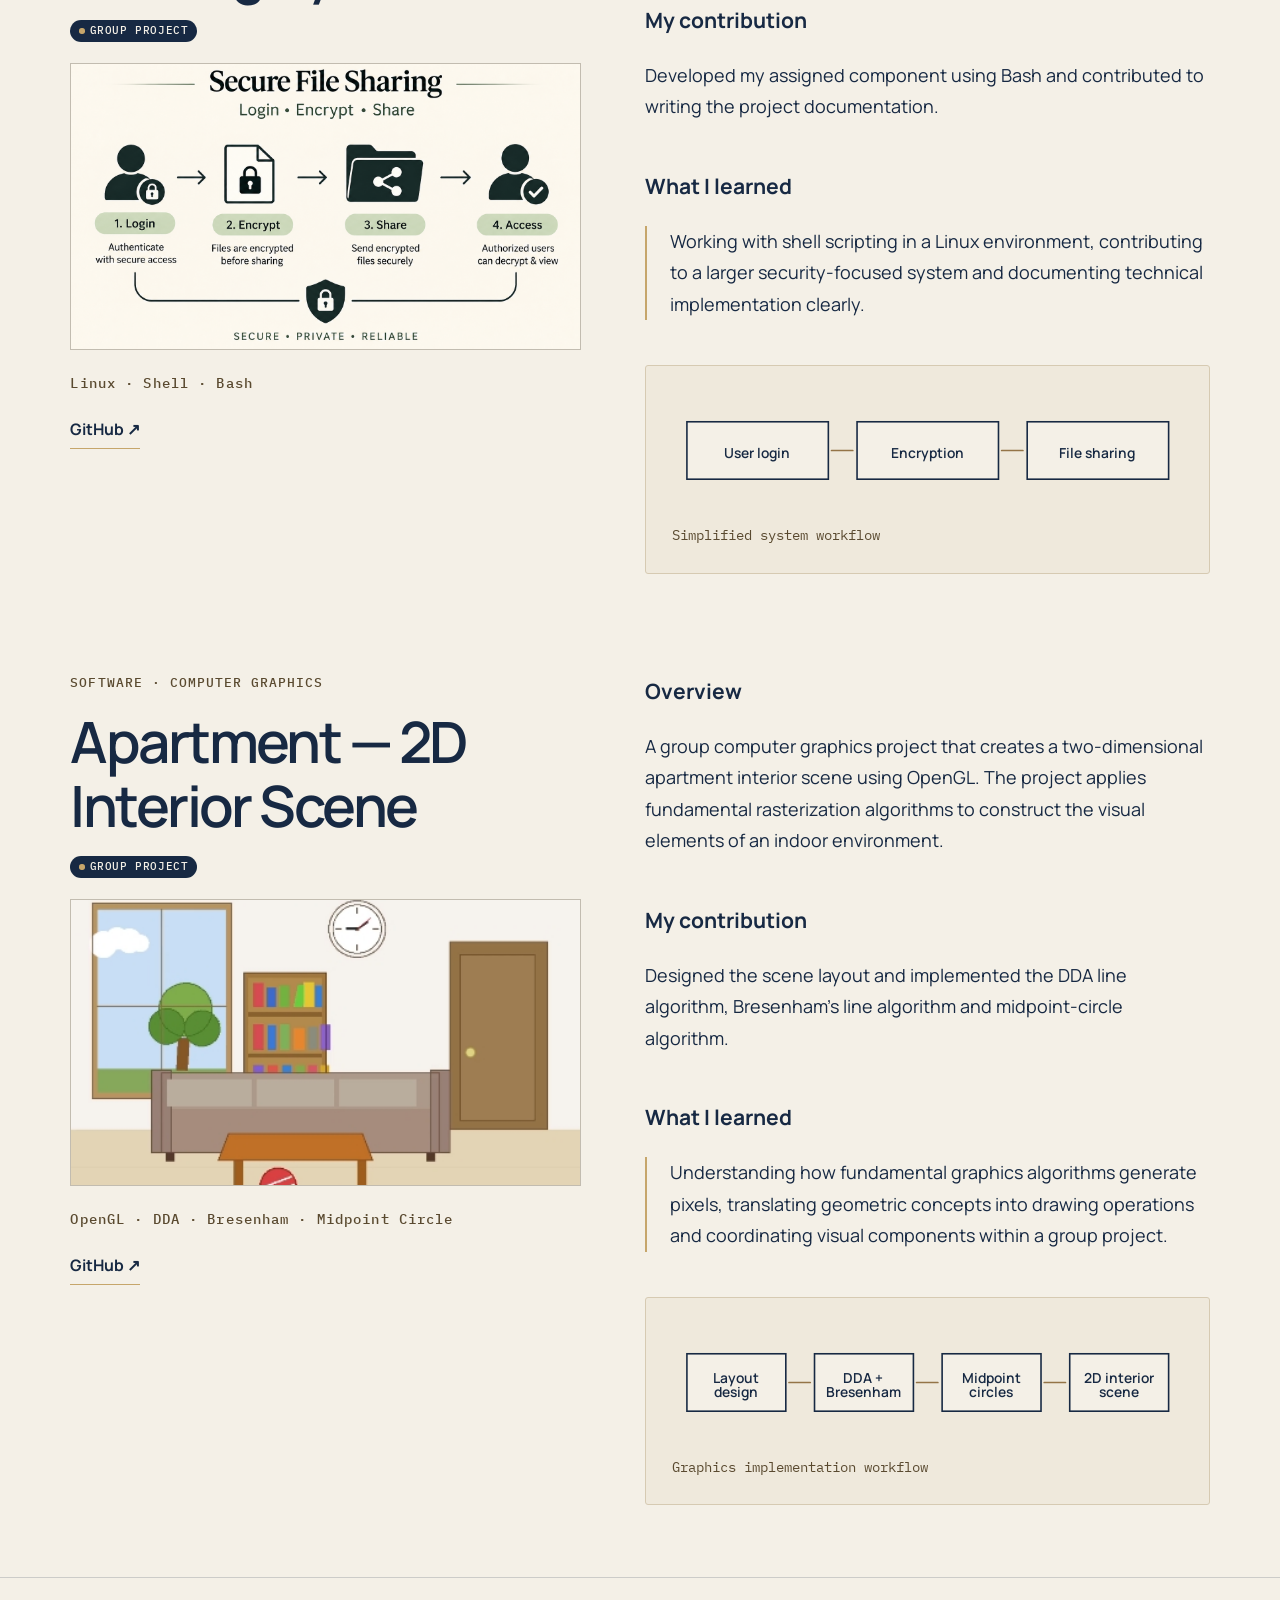
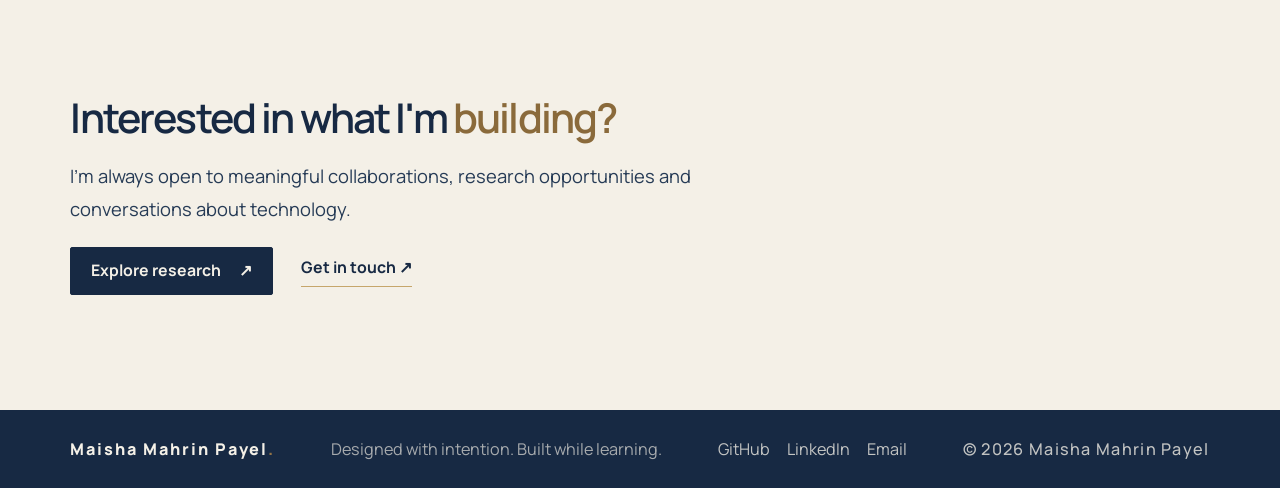
<file: projects.html>
<!DOCTYPE html>
<html lang="en">

<head>
    <meta charset="UTF-8">
    <meta name="viewport" content="width=device-width, initial-scale=1.0">

    <meta name="description" content="Selected software, cybersecurity, research and AI automation projects.">
    <meta property="og:type" content="website">
    <meta property="og:title" content="Projects | Maisha Mahrin Payel">
    <meta property="og:description" content="Selected software, cybersecurity, research and AI automation projects.">
    <meta name="theme-color" content="#172943">

    <link rel="icon" href="images/logo.png" type="image/svg+xml">

    <title>Projects | Maisha Mahrin Payel</title>

    <link rel="preconnect" href="https://fonts.googleapis.com">
    <link rel="preconnect" href="https://fonts.gstatic.com" crossorigin>
    <link
        href="https://fonts.googleapis.com/css2?family=IBM+Plex+Mono:wght@400;500&family=Instrument+Serif:ital@0;1&family=Manrope:wght@400;500;600;700;800&display=swap"
        rel="stylesheet">

    <link rel="stylesheet" href="css/style.css">

    <script src="https://code.jquery.com/jquery-3.7.1.min.js" defer></script>
    <script src="js/script.js" defer></script>
</head>

<body>

    <a class="skip-link" href="#main">Skip to content</a>

    <!-- NAVIGATION -->
    <header class="site-header">
        <div class="container nav-container">

            <a href="index.html" class="logo">
                Maisha Mahrin Payel<span>.</span>
            </a>

            <button class="menu-toggle" aria-label="Open navigation" aria-expanded="false" aria-controls="primary-nav">
                <span></span>
                <span></span>
            </button>

            <nav id="primary-nav" class="navigation">
                <a href="index.html">Home</a>
                <a href="about.html">About</a>
                <a href="projects.html" class="active" aria-current="page">Projects</a>
                <a href="research.html">Research</a>
                <a href="experience.html">Experience</a>
                <a href="achievements.html">Achievements</a>
                <a href="contact.html" class="nav-contact">
                    Let's connect ↗
                </a>
            </nav>

        </div>
    </header>


    <main id="main">

        <!-- PAGE INTRO -->
        <section class="page-hero">
            <div class="container">

                <p class="eyebrow">
                    <span class="gold-number">01</span> PROJECTS
                </p>

                <h1>
                    Things I've <em>built</em> and studied.
                </h1>

                <p class="page-lead">
                    A collection of software, cybersecurity, research and
                    automation projects, documenting the problems I explore
                    and the solutions I build.
                </p>

            </div>
        </section>


        <!-- PROJECT CARDS -->
        <section class="section projects-section">
            <div class="container">

                <div class="project-toolbar">

                    <p>Explore the projects or filter by category.</p>

                    <div class="filters">
                        <button class="filter-button active" data-filter="all" aria-pressed="true">
                            All
                        </button>

                        <button class="filter-button" data-filter="software" aria-pressed="false">
                            Software
                        </button>

                        <button class="filter-button" data-filter="security" aria-pressed="false">
                            Cybersecurity
                        </button>

                        <button class="filter-button" data-filter="research" aria-pressed="false">
                            Research
                        </button>
                    </div>

                </div>

                <div id="project-grid" class="project-grid" aria-live="polite">

                    <p class="loading-message">Loading projects...</p>

                </div>

            </div>
        </section>


        <!-- PROJECT DETAILS -->

        <!-- 01. ACADEMIC FRAUD DETECTION -->
        <article class="project-detail" id="academic-fraud-detection">
            <div class="container detail-grid">

                <div class="detail-info">
                    <p class="detail-category">Research · Machine Learning</p>
                    <h2 class="detail-title">Academic Fraud Detection</h2>
                    <span class="detail-status">In progress</span>

                    <figure class="detail-screenshot">
                        <img src="images/FraudChecker.png" alt="Academic Fraud Detection research screenshot">
                     
                    </figure>

                    <p class="detail-skills">Python · Scikit-learn · TF-IDF</p>

                    <div class="detail-links">
                        <a class="text-link" href="research.html">Research write-up ↗</a>
                    
                        <a class="text-link" href="https://pam789.pythonanywhere.com/" target="_blank" rel="noopener">Live demo
                            ↗</a>
                    </div>

                </div>

                <div class="detail-content">

                    <section class="detail-section">
                        <h3>Overview</h3>
                        <p>
                            An independent research project investigating fraudulent
                            scholarship, internship and academic publication offers
                            that target university students. The work explores how
                            machine learning can support the assessment of suspicious
                            academic opportunities through text classification and
                            structured risk analysis.
                        </p>
                    </section>

                    <section class="detail-section">
                        <h3>My contribution</h3>
                        <p>
                            Defined the research problem, planned the study, collected
                            data from online sources and explored machine-learning
                            approaches for classifying potentially fraudulent offers.
                            I am also developing a web-based interface to make the
                            assessment process more accessible to students.
                        </p>
                    </section>

                    <section class="detail-section">
                        <h3>What I'm exploring</h3>
                        <blockquote>
                            <p>
                                Text preprocessing, TF-IDF feature extraction,
                                classification models, dataset quality and the practical
                                challenges of translating research into a usable tool.
                            </p>
                        </blockquote>
                    </section>

                    <figure class="detail-diagram">
                        <svg viewBox="0 0 480 110" role="img"
                            aria-label="Research workflow from online sources to student assessment tool">

                            <rect class="diagram-box" x="14" y="28" width="93" height="54" />
                            <text class="diagram-text" x="60" y="52">Online</text>
                            <text class="diagram-text" x="60" y="65">sources</text>

                            <path class="diagram-line" d="M110 55 H130" />

                            <rect class="diagram-box" x="134" y="28" width="93" height="54" />
                            <text class="diagram-text" x="180" y="52">Collected</text>
                            <text class="diagram-text" x="180" y="65">data</text>

                            <path class="diagram-line" d="M230 55 H250" />

                            <rect class="diagram-box" x="254" y="28" width="93" height="54" />
                            <text class="diagram-text" x="300" y="52">TF-IDF +</text>
                            <text class="diagram-text" x="300" y="65">classifier</text>

                            <path class="diagram-line" d="M350 55 H370" />

                            <rect class="diagram-box" x="374" y="28" width="93" height="54" />
                            <text class="diagram-text" x="420" y="52">Student</text>
                            <text class="diagram-text" x="420" y="65">web tool</text>

                        </svg>
                        <figcaption>Research workflow</figcaption>
                    </figure>

                </div>

            </div>
        </article>


        <!-- 02. FLAGSHIP -->
        <article class="project-detail" id="flagship">
            <div class="container detail-grid">

                <div class="detail-info">
                    <p class="detail-category">Software Engineering</p>
                    <h2 class="detail-title">FlagShip — Feature Flag System</h2>
                    <span class="detail-status">In development</span>

                    <figure class="detail-screenshot">
                        <img src="images\flagship.png" alt="FlagShip application screenshot">
                    </figure>

                    <p class="detail-skills">Java · Feature Flags · Evaluation Engine</p>

                    <div class="detail-links">
                        <a class="text-link" href="https://github.com/Maisha-mp/FlagShip-Feature-Flag-and-Gradual-Rollout-Platform-with-a-Spring-Boot-Starter" target="_blank"
                            rel="noopener">GitHub ↗</a>
                        
                    </div>
                </div>

                <div class="detail-content">

                    <section class="detail-section">
                        <h3>Overview</h3>
                        <p>
                            A software engineering project focused on building a
                            feature-flag platform that allows applications to control
                            feature availability through configurable rules and
                            percentage-based rollouts. The project includes a
                            standalone Java evaluation engine designed around
                            predictable and consistent flag evaluation.
                        </p>
                    </section>

                    <section class="detail-section">
                        <h3>My contribution</h3>
                        <p>
                            Working on the evaluation-engine-first development plan,
                            including flag models, ordered rule evaluation,
                            operators, logical conditions and deterministic,
                            hash-based percentage rollouts.
                        </p>
                    </section>

                    <section class="detail-section">
                        <h3>What I'm learning</h3>
                        <blockquote>
                            <p>
                                Designing reusable software components, implementing
                                deterministic evaluation logic and measuring performance
                                against explicit engineering requirements.
                            </p>
                        </blockquote>
                    </section>

                    <figure class="detail-diagram">
                        <svg viewBox="0 0 480 110" role="img" aria-label="Feature flag evaluation flow">

                            <rect class="diagram-box" x="14" y="28" width="93" height="54" />
                            <text class="diagram-text" x="60" y="59">Flag rules</text>

                            <path class="diagram-line" d="M110 55 H130" />

                            <rect class="diagram-box" x="134" y="28" width="93" height="54" />
                            <text class="diagram-text" x="180" y="52">Rule</text>
                            <text class="diagram-text" x="180" y="65">evaluation</text>

                            <path class="diagram-line" d="M230 55 H250" />

                            <rect class="diagram-box" x="254" y="28" width="93" height="54" />
                            <text class="diagram-text" x="300" y="52">Targeting</text>
                            <text class="diagram-text" x="300" y="65">and rollout</text>

                            <path class="diagram-line" d="M350 55 H370" />

                            <rect class="diagram-box" x="374" y="28" width="93" height="54" />
                            <text class="diagram-text" x="420" y="52">Feature</text>
                            <text class="diagram-text" x="420" y="65">decision</text>

                        </svg>
                        <figcaption>Conceptual evaluation flow</figcaption>
                    </figure>

                </div>

            </div>
        </article>


        <!-- 03. ENERPEERS -->
        <article class="project-detail" id="enerpeers">
            <div class="container detail-grid">

                <div class="detail-info">
                    <p class="detail-category">Software · Web Application</p>
                    <h2 class="detail-title">EnerPeers — Peer-to-Peer Energy Trading</h2>
                    <span class="detail-status">Completed · Coursework</span>

                    <figure class="detail-screenshot">
                        
                        <img src="images\enerpeers.jpeg" alt="EnerPeers application screenshot">
                    </figure>

                    <p class="detail-skills">HTML · CSS · JavaScript · Chart.js</p>

                    <div class="detail-links">
                        <a class="text-link" href="https://github.com/Maisha-mp/Peer-to-Peer-Local-Energy-Grid-Marketplace" target="_blank"
                            rel="noopener">GitHub ↗</a>
                        <a class="text-link" href="https://maisha-mp.github.io/Peer-to-Peer-Local-Energy-Grid-Marketplace/" target="_blank" rel="noopener">Live demo
                            ↗</a>
                    </div>
                </div>

                <div class="detail-content">

                    <section class="detail-section">
                        <h3>Overview</h3>
                        <p>
                            A university capstone project exploring peer-to-peer
                            renewable energy trading. The application allows
                            households to trade surplus solar energy with nearby
                            users, presenting energy usage and trading information
                            through an interactive web interface.
                        </p>
                    </section>

                    <section class="detail-section">
                        <h3>My contribution</h3>
                        <p>
                            Designed and developed the application, beginning with
                            interface prototyping in Figma and continuing through
                            implementation and deployment.
                        </p>
                    </section>

                    <section class="detail-section">
                        <h3>What I learned</h3>
                        <blockquote>
                            <p>
                                Translating interface concepts into a working web
                                application, presenting data through visual dashboards
                                and deploying a project using GitHub Pages.
                            </p>
                        </blockquote>
                    </section>

                    <figure class="detail-diagram">
                        <svg viewBox="0 0 480 110" role="img" aria-label="EnerPeers development workflow">

                            <rect class="diagram-box" x="14" y="28" width="93" height="54" />
                            <text class="diagram-text" x="60" y="52">Figma</text>
                            <text class="diagram-text" x="60" y="65">prototype</text>

                            <path class="diagram-line" d="M110 55 H130" />

                            <rect class="diagram-box" x="134" y="28" width="93" height="54" />
                            <text class="diagram-text" x="180" y="59">Web app</text>

                            <path class="diagram-line" d="M230 55 H250" />

                            <rect class="diagram-box" x="254" y="28" width="93" height="54" />
                            <text class="diagram-text" x="300" y="52">Chart.js</text>
                            <text class="diagram-text" x="300" y="65">dashboards</text>

                            <path class="diagram-line" d="M350 55 H370" />

                            <rect class="diagram-box" x="374" y="28" width="93" height="54" />
                            <text class="diagram-text" x="420" y="59">Deployment</text>

                        </svg>
                        <figcaption>Development workflow</figcaption>
                    </figure>

                </div>

            </div>
        </article>


        <!-- 04. SECURE FILE SHARING -->
        <article class="project-detail" id="secure-file-sharing">
            <div class="container detail-grid">

                <div class="detail-info">
                    <p class="detail-category">Cybersecurity · Linux</p>
                    <h2 class="detail-title">Secure Login-Based Encrypted File Sharing System</h2>
                    <span class="detail-status">Group project</span>

                    <figure class="detail-screenshot">
                     <img src="images\secure file sharing.png" alt="Secure File Sharing application screenshot">
                    </figure>

                    <p class="detail-skills">Linux · Shell · Bash</p>

                    <div class="detail-links">
                        <a class="text-link" href="https://github.com/Maisha-mp/secure-share-bash" target="_blank"
                            rel="noopener">GitHub ↗</a>
                
                    </div>
                </div>

                <div class="detail-content">

                    <section class="detail-section">
                        <h3>Overview</h3>
                        <p>
                            A group project to develop a secure, login-based
                            encrypted file-sharing system in a Linux environment.
                            The project explores authentication and protected
                            file exchange through shell-based implementation.
                        </p>
                    </section>

                    <section class="detail-section">
                        <h3>My contribution</h3>
                        <p>
                            Developed my assigned component using Bash and
                            contributed to writing the project documentation.
                        </p>
                    </section>

                    <section class="detail-section">
                        <h3>What I learned</h3>
                        <blockquote>
                            <p>
                                Working with shell scripting in a Linux environment,
                                contributing to a larger security-focused system
                                and documenting technical implementation clearly.
                            </p>
                        </blockquote>
                    </section>

                    <figure class="detail-diagram">
                        <svg viewBox="0 0 480 110" role="img" aria-label="Simplified secure file-sharing process">

                            <rect class="diagram-box" x="14" y="28" width="133" height="54" />
                            <text class="diagram-text" x="80" y="59">User login</text>

                            <path class="diagram-line" d="M150 55 H170" />

                            <rect class="diagram-box" x="174" y="28" width="133" height="54" />
                            <text class="diagram-text" x="240" y="59">Encryption</text>

                            <path class="diagram-line" d="M310 55 H330" />

                            <rect class="diagram-box" x="334" y="28" width="133" height="54" />
                            <text class="diagram-text" x="400" y="59">File sharing</text>

                        </svg>
                        <figcaption>Simplified system workflow</figcaption>
                    </figure>

                </div>

            </div>
        </article>


        <!-- 05. APARTMENT OPENGL -->
        <article class="project-detail" id="apartment-opengl">
            <div class="container detail-grid">

                <div class="detail-info">
                    <p class="detail-category">Software · Computer Graphics</p>
                    <h2 class="detail-title">Apartment — 2D Interior Scene</h2>
                    <span class="detail-status">Group project</span>

                    <figure class="detail-screenshot">
                        <img src="images\apartment.jpeg" alt="Apartment OpenGL project screenshot">
                    </figure>

                    <p class="detail-skills">OpenGL · DDA · Bresenham · Midpoint Circle</p>

                    <div class="detail-links">
                        <a class="text-link" href="https://github.com/Maisha-mp/Apartment" target="_blank"
                            rel="noopener">GitHub ↗</a>
                        
                    </div>
                </div>

                <div class="detail-content">

                    <section class="detail-section">
                        <h3>Overview</h3>
                        <p>
                            A group computer graphics project that creates a
                            two-dimensional apartment interior scene using OpenGL.
                            The project applies fundamental rasterization algorithms
                            to construct the visual elements of an indoor environment.
                        </p>
                    </section>

                    <section class="detail-section">
                        <h3>My contribution</h3>
                        <p>
                            Designed the scene layout and implemented the DDA line
                            algorithm, Bresenham's line algorithm and midpoint-circle
                            algorithm.
                        </p>
                    </section>

                    <section class="detail-section">
                        <h3>What I learned</h3>
                        <blockquote>
                            <p>
                                Understanding how fundamental graphics algorithms
                                generate pixels, translating geometric concepts into
                                drawing operations and coordinating visual components
                                within a group project.
                            </p>
                        </blockquote>
                    </section>

                    <figure class="detail-diagram">
                        <svg viewBox="0 0 480 110" role="img" aria-label="Computer graphics implementation workflow">

                            <rect class="diagram-box" x="14" y="28" width="93" height="54" />
                            <text class="diagram-text" x="60" y="52">Layout</text>
                            <text class="diagram-text" x="60" y="65">design</text>

                            <path class="diagram-line" d="M110 55 H130" />

                            <rect class="diagram-box" x="134" y="28" width="93" height="54" />
                            <text class="diagram-text" x="180" y="52">DDA +</text>
                            <text class="diagram-text" x="180" y="65">Bresenham</text>

                            <path class="diagram-line" d="M230 55 H250" />

                            <rect class="diagram-box" x="254" y="28" width="93" height="54" />
                            <text class="diagram-text" x="300" y="52">Midpoint</text>
                            <text class="diagram-text" x="300" y="65">circles</text>

                            <path class="diagram-line" d="M350 55 H370" />

                            <rect class="diagram-box" x="374" y="28" width="93" height="54" />
                            <text class="diagram-text" x="420" y="52">2D interior</text>
                            <text class="diagram-text" x="420" y="65">scene</text>

                        </svg>
                        <figcaption>Graphics implementation workflow</figcaption>
                    </figure>

                </div>

            </div>
        </article>



        <!-- CLOSING CTA -->
        <section class="section cta-band">

            <div class="container">

                <h2>
                    Interested in what I'm <em>building?</em>
                </h2>

                <p class="page-lead">
                    I'm always open to meaningful collaborations,
                    research opportunities and conversations about technology.
                </p>

                <div class="cta-links">

                    <a href="research.html" class="button button-primary">
                        Explore research <span>↗</span>
                    </a>

                    <a href="contact.html"" class=" text-link">
                        Get in touch ↗
                    </a>


                </div>

            </div>

        </section>

    </main>


    <!-- FOOTER -->
    <footer class="site-footer">

        <div class="container footer-content">

            <a href="index.html" class="logo footer-logo">
                Maisha Mahrin Payel<span>.</span>
            </a>

            <p>Designed with intention. Built while learning.</p>

            <div class="footer-links">
                <a href="https://github.com/Maisha-mp" target="_blank" rel="noopener">GitHub</a>
                <a href="https://www.linkedin.com/in/maisha-mahrin-payel-99aaa5438/" target="_blank" rel="noopener">LinkedIn</a>
                <a href="mailto:maishamahrinpayel@gmail.com">Email</a>
            </div>

            <span class="copyright">
                © <span id="current-year"></span> Maisha Mahrin Payel
            </span>

        </div>

</footer>
</body>

</html>
</file>
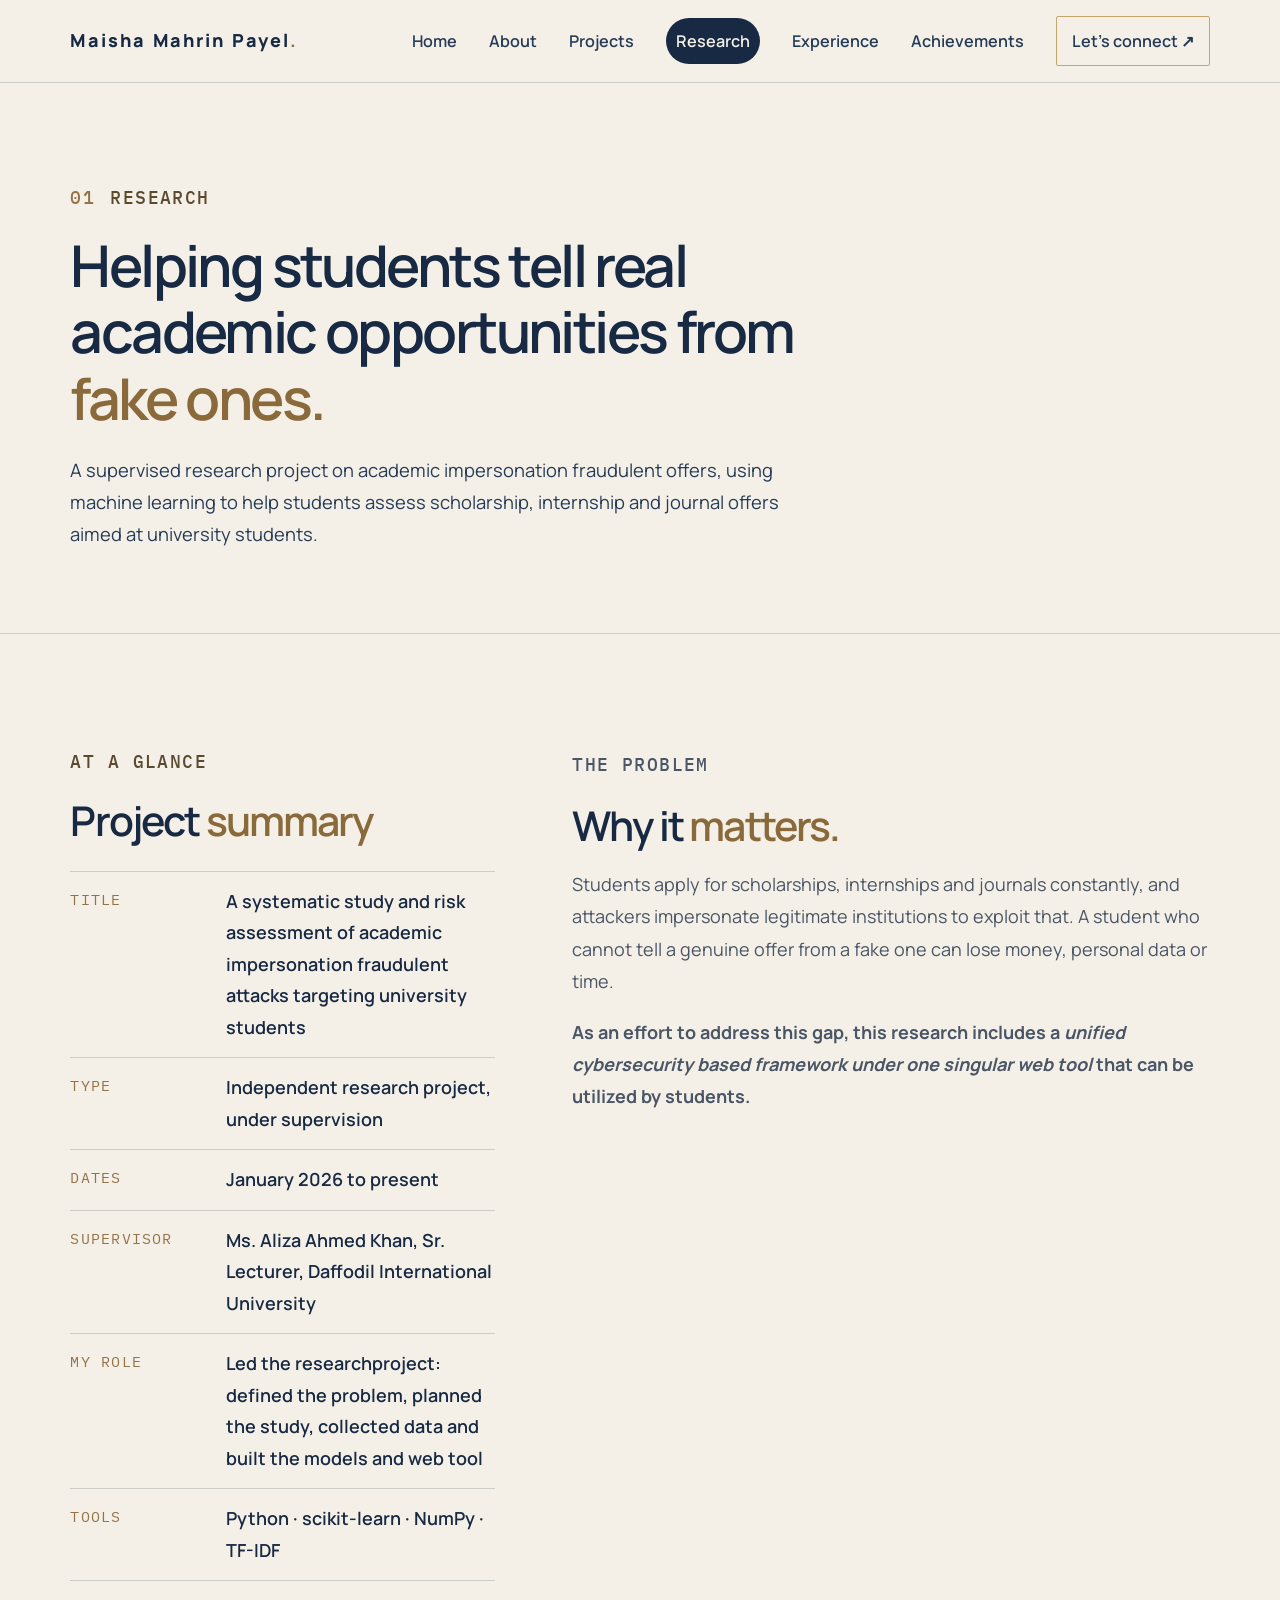
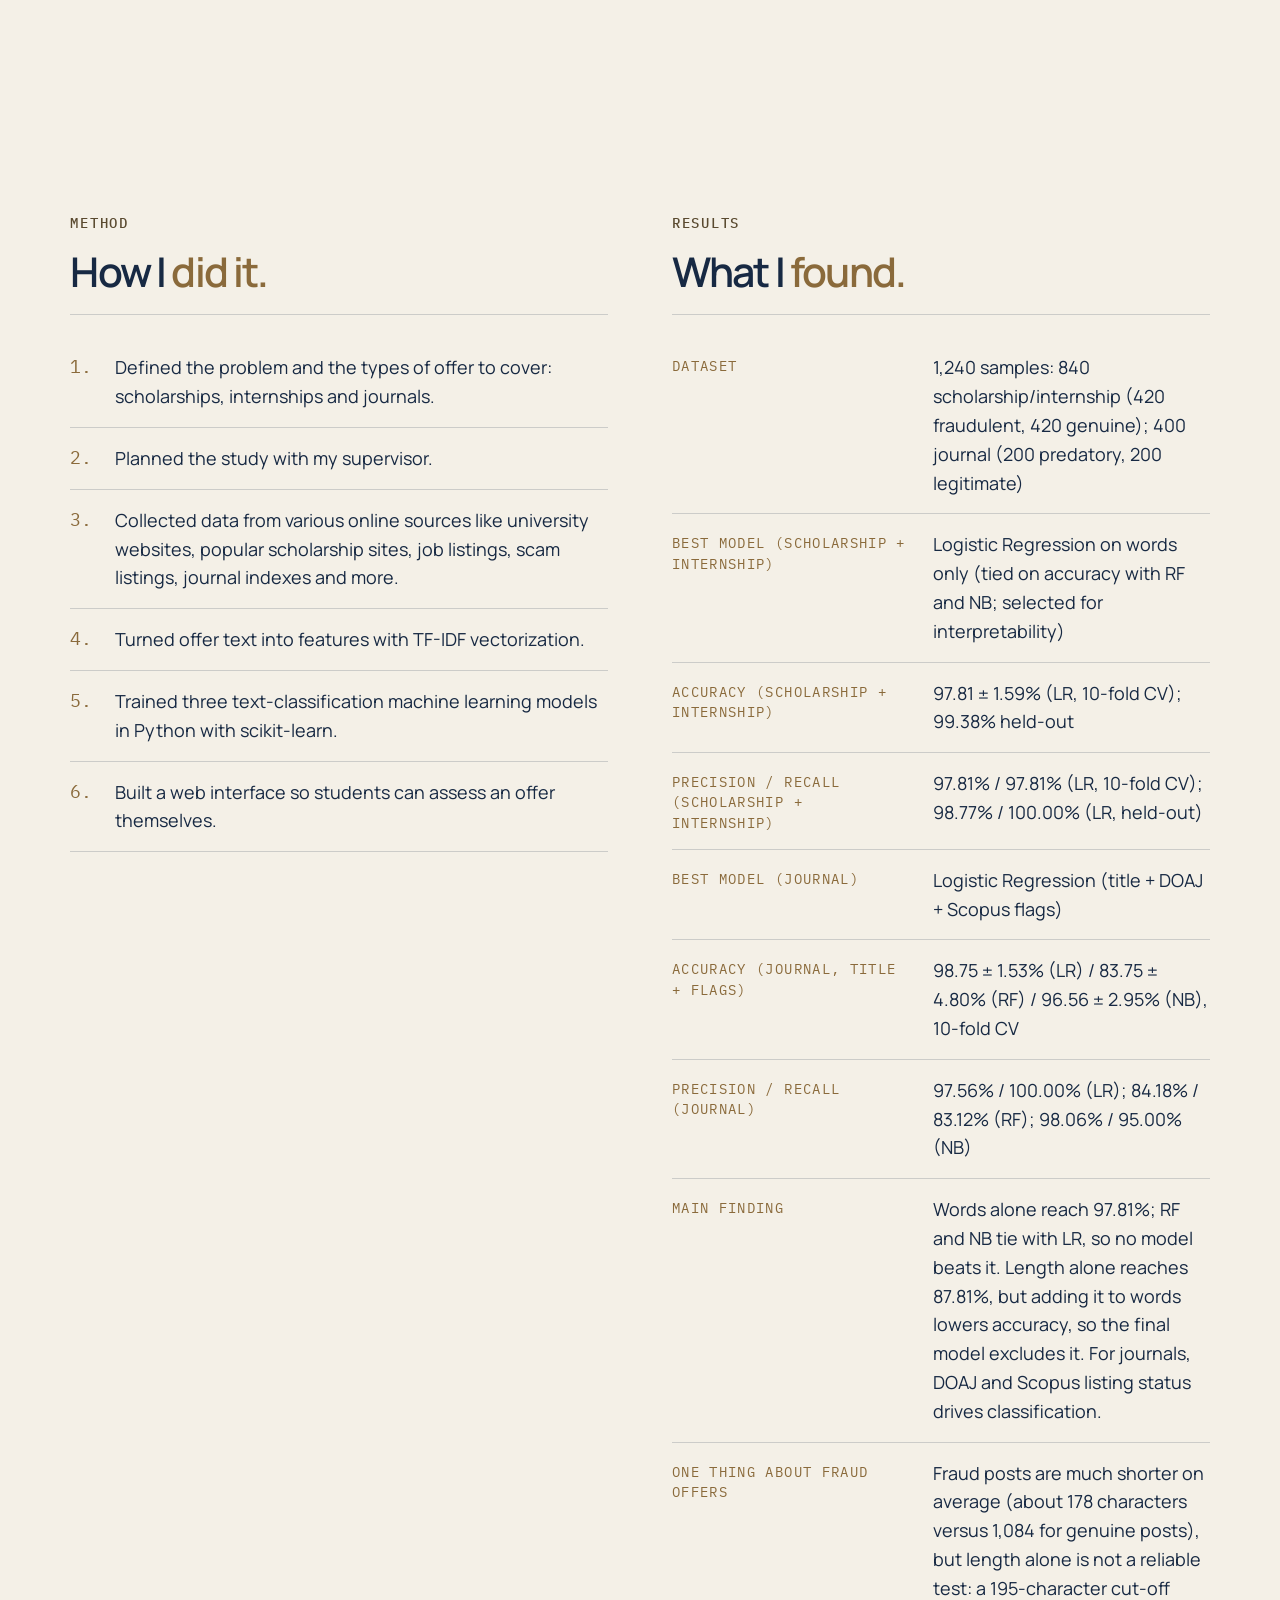
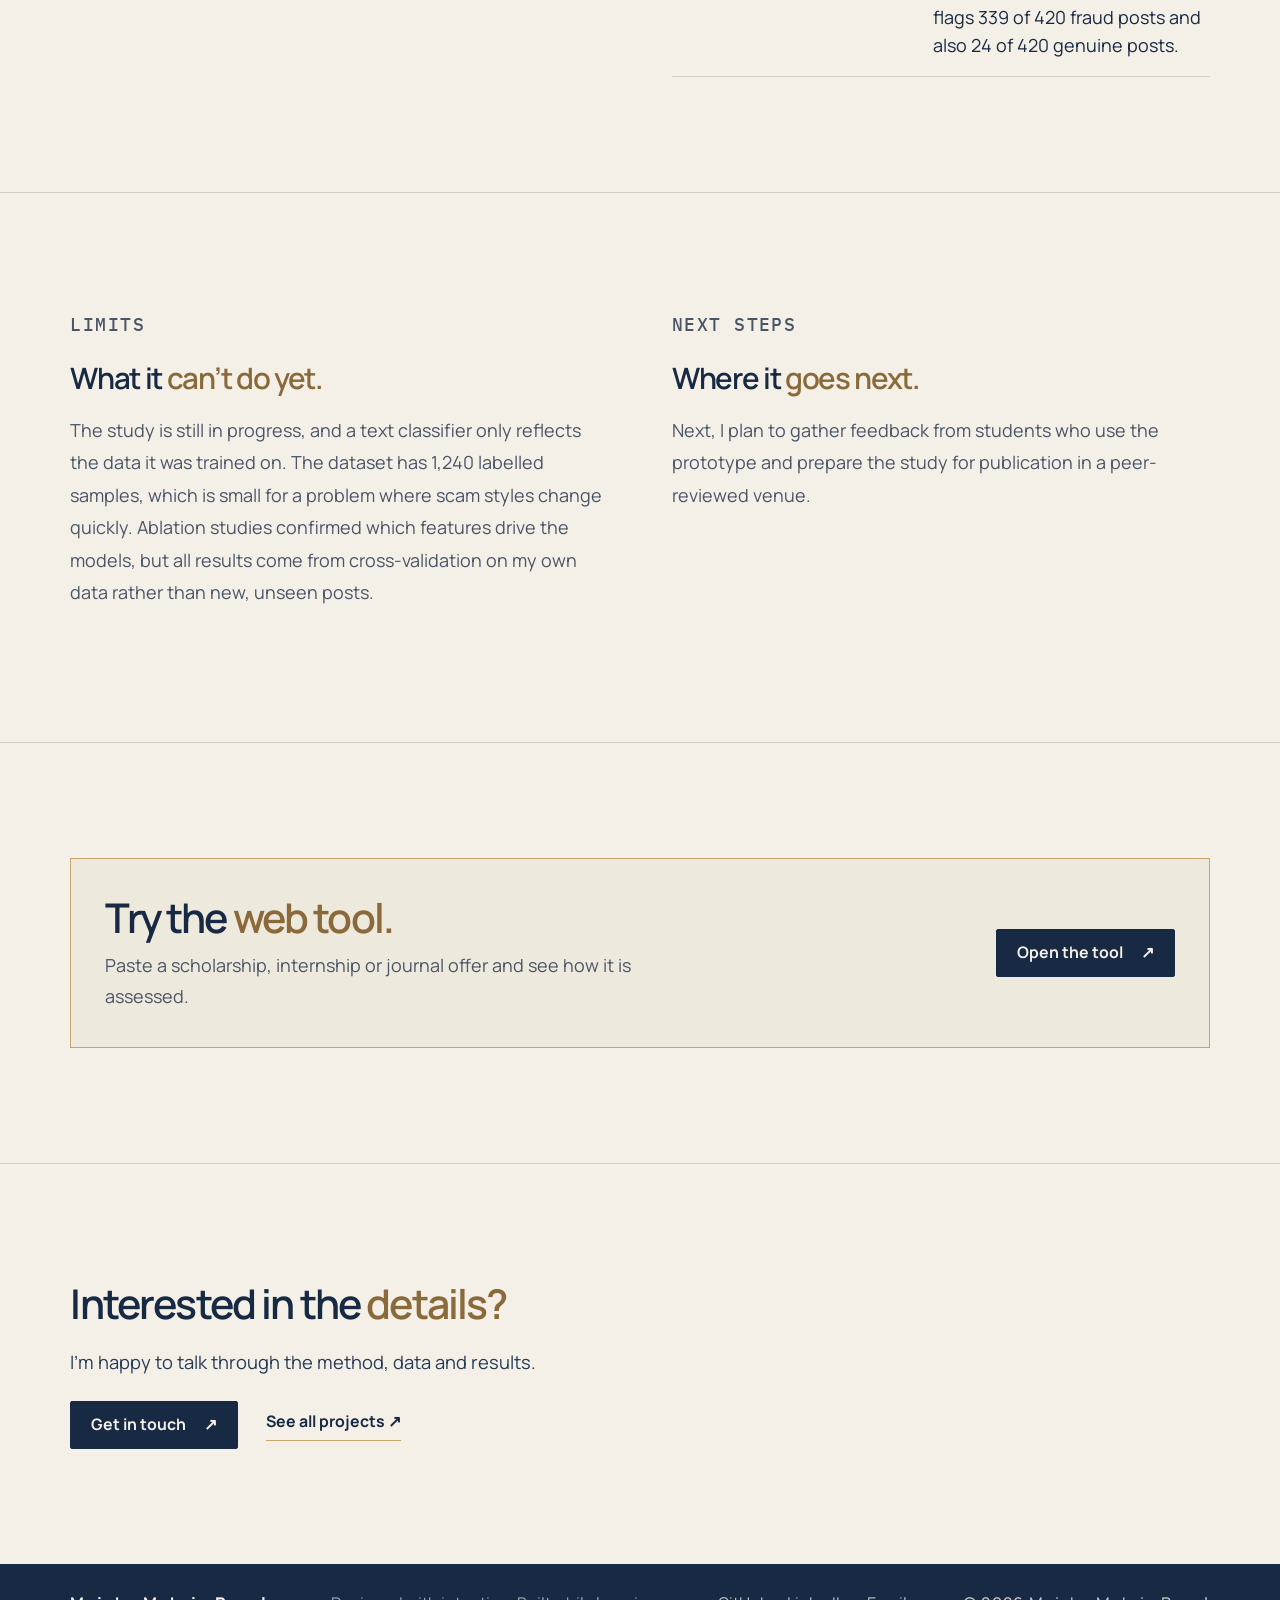
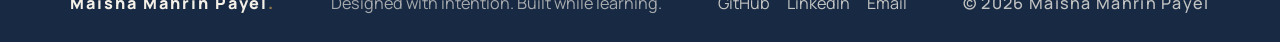
<file: research.html>
<!DOCTYPE html>
<html lang="en">
<head>
    <meta charset="UTF-8">
    <meta name="viewport" content="width=device-width, initial-scale=1.0">

    <meta name="description" content="Research on academic impersonation fraud targeting university students, using machine learning to help students assess offers.">
    <meta property="og:type" content="website">
    <meta property="og:title" content="Research | Maisha Mahrin Payel">
    <meta property="og:description" content="Research on academic impersonation fraud targeting university students, using machine learning to help students assess offers.">
    <meta name="theme-color" content="#172943">
    <link rel="icon" href="images/logo.png" type="image/svg+xml">

    <title>Research | Maisha Mahrin Payel</title>

    <link rel="preconnect" href="https://fonts.googleapis.com">
    <link rel="preconnect" href="https://fonts.gstatic.com" crossorigin>
    <link href="https://fonts.googleapis.com/css2?family=IBM+Plex+Mono:wght@400;500&family=Instrument+Serif:ital@0;1&family=Manrope:wght@400;500;600;700;800&display=swap" rel="stylesheet">

    <link rel="stylesheet" href="css/style.css">

    <script src="https://code.jquery.com/jquery-3.7.1.min.js" defer></script>
    <script src="js/script.js" defer></script>
</head>

<body>

    <a class="skip-link" href="#main">Skip to content</a>

    <!-- NAVIGATION (same on every page) -->
    <header class="site-header">
        <div class="container nav-container">

            <a href="index.html" class="logo">
                Maisha Mahrin Payel<span>.</span>
            </a>

            <button class="menu-toggle"
                    aria-label="Open navigation"
                    aria-expanded="false"
                    aria-controls="primary-nav">
                <span></span>
                <span></span>
            </button>

            <nav id="primary-nav" class="navigation">
                <a href="index.html">Home</a>
                <a href="about.html">About</a>
                <a href="projects.html">Projects</a>
                <a href="research.html" class="active" aria-current="page">Research</a>
                <a href="experience.html">Experience</a>
                <a href="achievements.html">Achievements</a>
                <a href="contact.html" class="nav-contact">
                    Let's connect ↗
                </a>
            </nav>

        </div>
    </header>


    <main id="main">

        <section class="page-hero">
            <div class="container">
                <p class="eyebrow"><span class="gold-number">01</span> RESEARCH</p>
                <h1>Helping students tell real academic opportunities from <em>fake ones.</em></h1>
                <p class="page-lead">
                    A supervised research project on academic impersonation fraudulent offers, using machine learning to help students assess scholarship, internship and journal offers
                     aimed at university students.
                </p>
            </div>
        </section>

        <section class="section projects-section">
            <div class="container profile-layout">
                <div>
                    <p class="eyebrow">AT A GLANCE</p>
                    <h2>Project <em>summary</em></h2>
                    <dl class="glance">
                        <div><dt>Title</dt><dd>A systematic study and risk assessment of academic impersonation fraudulent attacks targeting university students</dd></div>
                        <div><dt>Type</dt><dd>Independent research project, under supervision</dd></div>
                        <div><dt>Dates</dt><dd>January 2026 to present</dd></div>
                        <div><dt>Supervisor</dt><dd><span class="personal">Ms. Aliza Ahmed Khan, Sr. Lecturer, Daffodil International University</span></dd></div>
                        <div><dt>My role</dt><dd>Led the researchproject: defined the problem, planned the study, collected data and built the models and web tool</dd></div>
                        <div><dt>Tools</dt><dd>Python · scikit-learn · NumPy · TF-IDF</dd></div>
                    </dl>
                </div>
                <div class="research-text">
                    <p class="eyebrow">THE PROBLEM</p>
                    <h2>Why it <em>matters.</em></h2>
                    <p>
                        Students apply for scholarships, internships and journals
                        constantly, and attackers impersonate legitimate institutions to
                        exploit that. A student who cannot tell a genuine offer
                        from a fake one can lose money, personal data or time.
                    </p>
                    <p> <b>As an effort to address this gap, this research includes a <em>unified cybersecurity based framework under one singular web tool </em> that can be utilized by students.
                    </b></p>
                        
                </div>
            </div>
        </section>

<section class="findings">
  <div class="col">
    <p class="eyebrow">Method</p>
    <h2 class="title">How I <span>did it.</span></h2>
    <ol class="steps">
      <li>Defined the problem and the types of offer to cover: scholarships, internships and journals.</li>
      <li>Planned the study with my supervisor.</li>
      <li>Collected data from various online sources like university websites, popular scholarship sites, job listings, scam listings, journal indexes and more.</li>
      <li>Turned offer text into features with TF-IDF vectorization.</li>
      <li>Trained three text-classification machine learning models in Python with scikit-learn.</li>
      <li>Built a web interface so students can assess an offer themselves.</li>
    </ol>
  </div>

  <div class="col">
    <p class="eyebrow">Results</p>
    <h2 class="title">What I <span>found.</span></h2>
    <dl class="result-list">
      <div class="result-row"><dt>Dataset</dt><dd>1,240 samples: 840 scholarship/internship (420 fraudulent, 420 genuine); 400 journal (200 predatory, 200 legitimate)</dd></div>
      <div class="result-row"><dt>Best model (scholarship + internship)</dt><dd>Logistic Regression on words only (tied on accuracy with RF and NB; selected for interpretability)</dd></div>
      <div class="result-row"><dt>Accuracy (scholarship + internship)</dt><dd>97.81 ± 1.59% (LR, 10-fold CV); 99.38% held-out</dd></div>
      <div class="result-row"><dt>Precision / recall (scholarship + internship)</dt><dd>97.81% / 97.81% (LR, 10-fold CV); 98.77% / 100.00% (LR, held-out)</dd></div>
      <div class="result-row"><dt>Best model (journal)</dt><dd>Logistic Regression (title + DOAJ + Scopus flags)</dd></div>
      <div class="result-row"><dt>Accuracy (journal, title + flags)</dt><dd>98.75 ± 1.53% (LR) / 83.75 ± 4.80% (RF) / 96.56 ± 2.95% (NB), 10-fold CV</dd></div>
      <div class="result-row"><dt>Precision / recall (journal)</dt><dd>97.56% / 100.00% (LR); 84.18% / 83.12% (RF); 98.06% / 95.00% (NB)</dd></div>
      <div class="result-row"><dt>Main finding</dt><dd>Words alone reach 97.81%; RF and NB tie with LR, so no model beats it. Length alone reaches 87.81%, but adding it to words lowers accuracy, so the final model excludes it. For journals, DOAJ and Scopus listing status drives classification.</dd></div>
      <div class="result-row"><dt>One thing about fraud offers</dt><dd>Fraud posts are much shorter on average (about 178 characters versus 1,084 for genuine posts), but length alone is not a reliable test: a 195-character cut-off flags 339 of 420 fraud posts and also 24 of 420 genuine posts.</dd></div>
    </dl>
  </div>
</section>
<section class="section projects-section">
    <div class="container about-columns">
        <div class="research-text">
            <p class="eyebrow">LIMITS</p>
            <h2>What it <em>can’t do yet.</em></h2>
            <p>
                The study is still in progress, and a text classifier
                only reflects the data it was trained on.
                <span class="personal">The dataset has 1,240 labelled samples, which is small for a problem where scam styles change quickly. Ablation studies confirmed which features drive the models, but all results come from cross-validation on my own data rather than new, unseen posts.</span>
            </p>
        </div>
        <div class="research-text">
            <p class="eyebrow">NEXT STEPS</p>
            <h2>Where it <em>goes next.</em></h2>
            <p>
                <span class="personal">Next, I plan to gather feedback from students who use the prototype and prepare the study for publication in a peer-reviewed venue.</span>
            </p>
        </div>
    </div>
</section>

        <section class="section projects-section">
            <div class="container">
                <div class="tool-card">
                    <div>
                        <h2>Try the <em>web tool.</em></h2>
                        <p>Paste a scholarship, internship or journal offer and see how it is assessed.</p>
                    </div>
                    <a href="https://pam789.pythonanywhere.com/" class="button button-primary" target="_blank" rel="noopener">Open the tool <span>↗</span></a>
                </div>
            </div>
        </section>

        <section class="section cta-band">
            <div class="container">
                <h2>Interested in the <em>details?</em></h2>
                <p class="page-lead">I’m happy to talk through the method, data and results.</p>
                <div class="cta-links">
                    <a href="index.html#contact" class="button button-primary">Get in touch <span>↗</span></a>
                    <a href="projects.html" class="text-link">See all projects ↗</a>
                </div>
            </div>
        </section>
</main>


    <!-- FOOTER (same on every page) -->
      <footer class="site-footer">

        <div class="container footer-content">

            <a href="index.html" class="logo footer-logo">
                Maisha Mahrin Payel<span>.</span>
            </a>

            <p>Designed with intention. Built while learning.</p>

            <div class="footer-links">
                <a href="https://github.com/Maisha-mp" target="_blank" rel="noopener">GitHub</a>
                <a href="https://www.linkedin.com/in/maisha-mahrin-payel-99aaa5438/" target="_blank" rel="noopener">LinkedIn</a>
                <a href="mailto:maishamahrinpayel@gmail.com">Email</a>
            </div>

            <span class="copyright">
                © <span id="current-year"></span> Maisha Mahrin Payel
            </span>

        </div>
</footer>

</body>
</html>
</file>
<file: css/style.css>
/* =========================================*

   PERSONAL PORTFOLIO

   Cream + Navy + Champagne Gold

   Consolidated stylesheet

*========================================= */

:root {

    /* Colour palette */

    --cream: #F4F0E7;

    --cream-dark: #EAE3D6;

    --navy: #172943;

    --navy-soft: #263B56;

    --gold: #C6A66B;

    --gold-dark: #947447;

    --accent: #8A6A3B;

    --ink-soft: #5a4a30;

    --muted: #4A5566;

    --line: rgba(23, 41, 67, 0.18);

    /* Card and box colours */

    --card-bg: #EAE2D0;

    --card-border: #D6CAB2;

    --box-bg: #F4F0E7;

    /* Typography */

    --serif: "Instrument Serif", Georgia, serif;

    --sans: "Manrope", Arial, sans-serif;

    --mono: "IBM Plex Mono", monospace;

    /* Layout */

    --max-width: 1360px;

    --gutter: clamp(22px, 5.5vw, 76px);

    --section-space: clamp(76px, 9vw, 124px);

}

/* =========================================*

   RESET & GLOBAL STYLES

*========================================= */

* {

    box-sizing: border-box;

}

html {

    /* 112.5% = 18px root, so all rem sizes grow by 12.5% */

    font-size: 112.5%;

    scroll-behavior: smooth;

    scroll-padding-top: 90px;

}

body {

    margin: 0;

    background: var(--cream);

    color: var(--navy);

    font-family: var(--sans);

    font-size: clamp(1rem, 1.15vw, 1.2rem);

    line-height: 1.75;

    -webkit-font-smoothing: antialiased;

}

a {

    color: inherit;

    text-decoration: none;

}

button,

input,

select,

textarea {

    font: inherit;

}

button {

    color: inherit;

}

::selection {

    background: var(--navy);

    color: var(--cream);

}

.container {

    width: min(var(--max-width), calc(100% - var(--gutter) * 2));

    margin-inline: auto;

}

.skip-link {

    position: absolute;

    top: -60px;

    left: 12px;

    z-index: 100;

    padding: 10px 14px;

    background: var(--navy);

    color: var(--cream);

}

.skip-link:focus {

    top: 12px;

}

/* =========================================*

   NAVIGATION

*========================================= */

.site-header {

    position: relative;

    z-index: 20;

    background: var(--cream);

    border-bottom: 1px solid var(--line);

}

.nav-container {

    min-height: 82px;

    display: flex;

    align-items: center;

    justify-content: space-between;

    gap: 30px;

}

.logo {

    font-size: clamp(1rem, 1.3vw, 1.15rem);

    font-weight: 800;

    letter-spacing: 0.12em;

    white-space: nowrap;

}

.logo span {

    color: var(--gold-dark);

}

.navigation {

    display: flex;

    align-items: center;

    gap: clamp(17px, 2.5vw, 34px);

}

.navigation a {

    display: inline-flex;

    align-items: center;

    color: var(--navy-soft);

    font-size: clamp(0.9rem, 1vw, 0.98rem);

    font-weight: 600;

    transition: transform 0.25s ease, color 0.25s ease;

}

/* Dock-style magnify on hover */

.navigation a:not(.nav-contact):hover {

    transform: scale(1.12);

}

/* Current page: filled circle behind the link text */

.navigation a.active:not(.nav-contact) {

    min-width: 2.8em;

    height: 2.8em;

    padding: 0 0.6em;

    justify-content: center;

    border-radius: 999px;

    background: var(--navy);

    color: var(--cream);

}

.navigation a.active:not(.nav-contact):hover {

    color: var(--cream);

}

.navigation .nav-contact {

    padding: 10px 15px;

    border: 1px solid var(--gold);

    border-radius: 2px;

}

.navigation a:hover,

.navigation a.active {

    color: var(--gold-dark);

}

.navigation a.active:not(.nav-contact),

.navigation a.active:not(.nav-contact):hover {

    color: var(--cream);

}

.menu-toggle {

    display: none;

    border: 1px solid var(--line);

    background: transparent;

    padding: 10px;

    cursor: pointer;

}

.menu-toggle span {

    display: block;

    width: 21px;

    height: 1px;

    margin: 5px;

    background: var(--navy);

}

/* =========================================*

   TYPOGRAPHY & REUSABLE ELEMENTS

*========================================= */

h1,

h2,

h3,

p {

    margin-top: 0;

}

h1,

h2,

h3 {

    color: var(--navy);

}

h1,

h2 {

    font-weight: 600;

    letter-spacing: -0.045em;

    line-height: 1.2;

}

h1 {

    max-width: 760px;

    margin-bottom: 23px;

    font-size: clamp(2.7rem, 4.5vw, 4rem);

    line-height: 1.15;

}

h2 {

    margin-bottom: 18px;

    font-size: clamp(2.1rem, 3.2vw, 2.9rem);

}

/* Accent words in headings: same font, different colour */

h1 em,

h2 em,

h3 em {

    font-family: inherit;

    font-style: normal;

    font-weight: inherit;

    color: var(--accent);

}

/* Small labels: larger and darker everywhere */

.eyebrow,

.visual-header,

.visual-footer,

.hero-meta,

.project-category,

.project-tech,

.ajax-note,

.copyright,

.about-visual-top,

.about-visual-bottom,

.detail-category,

.detail-skills {

    font-size: clamp(0.85rem, 0.78rem + 0.3vw, 1.05rem);

    font-weight: 500;

    letter-spacing: 0.08em;

    color: var(--ink-soft);

}

.eyebrow {

    display: flex;

    align-items: center;

    gap: 10px;

    margin-bottom: 20px;

    font-family: var(--mono);

    line-height: 1.5;

}

.gold-number {

    color: var(--gold-dark);

    margin-right: 5px;

}

.section-heading {

    display: flex;

    align-items: end;

    justify-content: space-between;

    gap: 24px;

    margin-bottom: 30px;

}

.section-heading .eyebrow {

    margin-bottom: 13px;

}

.section-heading h2 {

    margin-bottom: 0;

}

.text-link {

    display: inline-flex;

    align-items: center;

    gap: 9px;

    padding-bottom: 4px;

    border-bottom: 1px solid var(--gold);

    font-size: clamp(0.88rem, 0.95vw, 0.98rem);

    font-weight: 700;

    transition: gap 0.2s ease;

}

.text-link:hover {

    gap: 14px;

}

.button {

    display: inline-flex;

    align-items: center;

    justify-content: center;

    gap: 18px;

    min-height: 48px;

    padding: 0 20px;

    border: 1px solid var(--navy);

    border-radius: 2px;

    font-size: clamp(0.88rem, 0.95vw, 1rem);

    font-weight: 700;

    cursor: pointer;

    transition: 0.2s ease;

}

.button:hover {

    transform: translateY(-2px);

}

.button-primary {

    background: var(--navy);

    color: var(--cream);

}

.button-primary:hover {

    background: var(--navy-soft);

}

/* Marks details still to be filled in. Search for class="personal" */

.personal,

.detail-personal {

   padding: 0;
    border-bottom: 0;
    background: none;

}

/* =========================================*

   HERO SECTION

*========================================= */

.hero {

    padding: clamp(65px, 8vw, 105px) 0 clamp(75px, 9vw, 112px);

}

.hero-layout {

    display: grid;

    grid-template-columns: minmax(0, 1.03fr) minmax(390px, 0.97fr);

    align-items: center;

    gap: clamp(36px, 6vw, 82px);

}

.hero-content {

    padding-block: 12px;

}

.hero-description {

    max-width: 640px;

    margin-bottom: 30px;

    color: var(--navy-soft);

    font-size: clamp(1rem, 1.2vw, 1.15rem);

    line-height: 1.85;

}

.hero-buttons {

    display: flex;

    align-items: center;

    flex-wrap: wrap;

    gap: 25px;

}

.hero-meta {

    display: flex;

    align-items: center;

    flex-wrap: wrap;

    gap: 12px;

    margin-top: 42px;

    color: var(--navy-soft);

    font-family: var(--sans);

    line-height: 1.6;

}

.status-dot {

    width: 7px;

    height: 7px;

    flex-shrink: 0;

    border-radius: 50%;

    background: var(--gold);

}

.meta-separator {

    color: var(--gold-dark);

    font-weight: 700;

}

/* =========================================*

   HERO VISUAL & SVG

*========================================= */

.hero-visual {

    padding: 17px 18px 12px;

    border: 1px solid rgba(23, 41, 67, 0.24);

    background: rgba(234, 227, 214, 0.42);

}

.visual-header,

.visual-footer {

    display: flex;

    justify-content: space-between;

    color: var(--muted);

    font-family: var(--mono);

    letter-spacing: 0.1em;

}

.visual-header {

    padding: 0 3px 10px;

    border-bottom: 1px solid var(--line);

}

.visual-footer {

    padding: 10px 3px 0;

    border-top: 1px solid var(--line);

}

.systems-graphic {

    display: block;

    width: 100%;

    margin: 2px auto;

}

.svg-small {

    fill: var(--gold);

    font: 12px var(--mono);

    letter-spacing: 2px;

}

.svg-large {

    fill: var(--cream);

    font: 26px var(--serif);

}

.svg-number {

    fill: var(--gold-dark);

    font: 13px var(--mono);

}

.svg-label {

    fill: var(--navy);

    font: 14px var(--mono);

    letter-spacing: 1.2px;

}

/* =========================================*

   SELECTED PROJECTS (index.html and projects.html)

*========================================= */

.section {

    padding: var(--section-space) 0;

}

.projects-section {

    border-top: 1px solid var(--line);

}

.project-toolbar {

    display: flex;

    align-items: end;

    justify-content: space-between;

    gap: 24px;

    margin-bottom: 25px;

}

.project-toolbar > p {

    max-width: 420px;

    margin-bottom: 0;

    color: var(--navy-soft);

    font-size: clamp(0.95rem, 1.1vw, 1.08rem);

}

.filters {

    display: flex;

    flex-wrap: wrap;

    gap: 7px;

}

.filter-button {

    padding: 7px 12px;

    border: 1px solid var(--line);

    background: transparent;

    color: var(--navy-soft);

    font-size: clamp(0.8rem, 0.9vw, 0.9rem);

    font-weight: 600;

    cursor: pointer;

}

.filter-button:hover,

.filter-button.active {

    border-color: var(--navy);

    background: var(--navy);

    color: var(--cream);

}

.project-grid {

    display: grid;

    grid-template-columns: repeat(3, minmax(0, 1fr));

    gap: 17px;

    min-height: 190px;

}

.project-card {

    display: flex;

    flex-direction: column;

    min-height: 255px;

    padding: 23px;

    border: 1px solid var(--card-border);

    background: var(--card-bg);

    box-shadow: 0 2px 10px rgba(23, 41, 67, 0.06);

    transition: 0.2s ease;

}

.project-card:hover {

    transform: translateY(-4px);

    border-color: var(--gold);

}

.project-card-top {

    display: flex;

    justify-content: space-between;

    align-items: center;

    gap: 0.75rem;

    margin-bottom: 27px;

}

.project-category {

    white-space: nowrap;

    font-size: 0.78rem;

    letter-spacing: 0.06em;

    text-transform: uppercase;

    font-family: var(--mono);

}

.project-card h3 {

    margin-bottom: 10px;

    font-size: clamp(1.2rem, 1.6vw, 1.45rem);

    line-height: 1.35;

}

.project-card p {

    margin-bottom: 22px;

    color: var(--muted);

    font-size: clamp(0.95rem, 1.1vw, 1.05rem);

    line-height: 1.8;

}

/* Inner boxes inside the card */

.project-box {

    background: var(--box-bg);

    border: 1px solid var(--card-border);

    border-radius: 8px;

    padding: 0.9rem 1rem;

}

.project-title-box {

    margin: 1rem 0 0.75rem;

}

.project-title-box h3 {

    margin: 0;

}

.project-desc-box {

    margin-bottom: 1rem;

}

.project-desc-box p {

    margin: 0;

}

.project-card-bottom {

    display: flex;

    align-items: center;

    gap: 0.75rem;

    margin-top: auto;

}

.project-skills-box {

    flex: 1;

    min-width: 0;

    padding: 0.7rem 1rem;

}

.project-tech {

    font-family: var(--mono);

    font-size: clamp(0.8rem, 0.88vw, 0.9rem);

    letter-spacing: 0.07em;

    text-transform: uppercase;

    color: var(--navy-soft);

    line-height: 1.7;

}

/* Status pill: filled, text only, not clickable.*

*   Used on project cards (.project-status) and the detail page (.detail-status). */

.project-status,

.detail-status {

    display: inline-flex;

    align-items: center;

    gap: 0.5em;

    align-self: flex-start;

    padding: 0.35em 0.9em;

    border-radius: 999px;

    background: var(--navy);

    color: var(--cream);

    font-family: var(--mono);

    font-size: 0.72rem;

    letter-spacing: 0.06em;

    text-transform: uppercase;

    white-space: nowrap;

    pointer-events: none;

    cursor: default;

}

.project-status::before,

.detail-status::before {

    content: "";

    width: 0.5em;

    height: 0.5em;

    border-radius: 50%;

    background: var(--gold);

}

.loading-message,

.empty-message,

.error-message {

    grid-column: 1 / -1;

    padding: 24px;

    border: 1px dashed var(--line);

    color: var(--muted);

    font-size: clamp(0.95rem, 1vw, 1.05rem);

}

.ajax-note {

    margin-top: 16px;

    font-family: var(--mono);

    font-size: clamp(0.8rem, 0.9vw, 0.9rem);

}

.mobile-project-link {

    display: none;

    margin-top: 24px;

}

/* =========================================*

   DISCIPLINES SECTION

*========================================= */

.disciplines-section {

    padding: var(--section-space) 0;

    background: var(--navy);

    color: var(--cream);

}

.disciplines-layout {

    display: grid;

    grid-template-columns: 0.85fr 1.15fr;

    gap: clamp(45px, 8vw, 110px);

}

.disciplines-section .eyebrow {

    color: var(--gold);

}

.disciplines-section h2 {

    color: var(--cream);

}

.disciplines-section h2 em {

    color: var(--gold);

}

.disciplines-intro > p:last-child {

    max-width: 430px;

    color: rgba(244, 240, 231, 0.76);

    font-size: clamp(1rem, 1.1vw, 1.1rem);

    line-height: 1.9;

}

.discipline-list {

    border-top: 1px solid rgba(244, 240, 231, 0.25);

}

.discipline-item {

    display: grid;

    grid-template-columns: 45px 1fr 24px;

    align-items: center;

    gap: 12px;

    min-height: 70px;

    border-bottom: 1px solid rgba(244, 240, 231, 0.25);

    transition: 0.2s ease;

}

.discipline-item:hover {

    padding-inline: 8px;

    color: var(--gold);

}

.discipline-item > span:first-child {

    color: var(--gold);

    font-family: var(--mono);

    font-size: clamp(0.75rem, 0.85vw, 0.85rem);

}

.discipline-item strong {

    font-size: clamp(1rem, 1.25vw, 1.15rem);

}

.discipline-arrow {

    justify-self: end;

    color: var(--gold);

}

/* Non-link discipline item ("Soon") */

div.discipline-item {

    grid-template-columns: 45px 1fr auto;

    cursor: default;

}

div.discipline-item:hover {

    padding-inline: 0;

    color: inherit;

}

div.discipline-item .discipline-arrow {

    font-family: var(--mono);

    font-size: 0.75rem;

    letter-spacing: 0.08em;

    text-transform: uppercase;

}

/* =========================================*

   ABOUT PREVIEW (index.html)

*========================================= */

.about-layout {

    display: grid;

    grid-template-columns: 0.8fr 1.2fr;

    align-items: center;

    gap: clamp(45px, 9vw, 120px);

}

.about-visual {

    display: flex;

    flex-direction: column;

    justify-content: space-between;

    min-height: 270px;

    padding: 22px;

    border: 1px solid var(--gold);

    background: var(--cream-dark);

}

.about-visual-top,

.about-visual-bottom {

    font-family: var(--mono);

    letter-spacing: 0.12em;

}

.about-visual > div {

    align-self: center;

    color: var(--navy);

    font-size: clamp(2rem, 3vw, 2.6rem);

    font-weight: 700;

    line-height: 1.15;

}

.about-visual em {

    display: block;

    color: var(--gold-dark);

    font-family: var(--serif);

    font-weight: 400;

}

.about-visual-bottom {

    align-self: end;

}

.about-content > p:not(.eyebrow) {

    max-width: 640px;

    margin-bottom: 24px;

    color: var(--navy-soft);

    font-size: clamp(1rem, 1.1vw, 1.1rem);

    line-height: 1.9;

}

/* =========================================*

   CONTACT SECTION (contact.html)

*========================================= */

.contact-section {

    padding: var(--section-space) 0;

    background: var(--cream-dark);

    border-top: 1px solid var(--line);

}

.contact-layout {

    display: grid;

    grid-template-columns: 0.9fr 1.1fr;

    gap: clamp(45px, 8vw, 105px);

    align-items: start;

}

.contact-intro > p:not(.eyebrow) {

    max-width: 430px;

    color: var(--navy-soft);

    font-size: clamp(1rem, 1.1vw, 1.1rem);

    line-height: 1.85;

}

.contact-email {

    display: inline-block;

    margin-top: 12px;

    padding-bottom: 5px;

    border-bottom: 1px solid var(--gold);

    font-size: clamp(0.95rem, 1vw, 1.05rem);

    font-weight: 700;

}

.contact-form {

    display: grid;

    gap: 18px;

}

.form-group {

    display: grid;

    gap: 7px;

    margin: 0;

    padding: 0;

    border: 0;

}

.form-group > label,

.form-group legend {

    color: var(--navy);

    font-size: clamp(0.88rem, 0.95vw, 1rem);

    font-weight: 700;

}

.form-group input:not([_type_="radio"]),

.form-group select,

.form-group textarea {

    width: 100%;

    padding: 11px 12px;

    border: 1px solid rgba(23, 41, 67, 0.28);

    border-radius: 0;

    outline: none;

    background: var(--cream);

    color: var(--navy);

    font-size: clamp(0.95rem, 1vw, 1.05rem);

}

.form-group input:focus,

.form-group select:focus,

.form-group textarea:focus {

    border-color: var(--gold-dark);

    box-shadow: 0 0 0 2px rgba(198, 166, 107, 0.18);

}

.form-group textarea {

    min-height: 90px;

    resize: vertical;

}

.radio-group {

    display: flex;

    flex-wrap: wrap;

    gap: 12px 20px;

}

.radio-group legend {

    width: 100%;

    margin-bottom: 1px;

}

.radio-group label {

    display: inline-flex;

    align-items: center;

    gap: 7px;

    color: var(--navy-soft);

    font-size: clamp(0.85rem, 0.9vw, 0.95rem);

}

.radio-group input {

    accent-color: var(--navy);

}

.contact-form button {

    justify-self: start;

}

.form-feedback {

    margin-top: -7px;

    color: var(--muted);

    font-size: clamp(0.9rem, 0.95vw, 1rem);

}

/* Inline validation messages */

.field-error {

    display: block;

    min-height: 1em;

    margin-top: 0.35rem;

    font-size: 0.85rem;

    color: #b42318;

}

.form-group input[_aria-invalid_="true"],

.form-group select[_aria-invalid_="true"],

.form-group textarea[_aria-invalid_="true"] {

    border-color: #b42318;

}

.form-success {

    margin-top: 1rem;

    padding: 0.75rem 1rem;

    border-left: 3px solid #2e7d32;

    background: #eef6ee;

}

.form-success[hidden] {

    display: none;

}

.form-success a {

    color: var(--navy);

    border-bottom: 1px solid var(--gold);

    font-weight: 600;

}

.form-success .copy-draft {

    padding: 2px 10px;

    border: 1px solid var(--navy);

    background: transparent;

    cursor: pointer;

    font-weight: 600;

}

/* =========================================*

   FOOTER

*========================================= */

.site-footer {

    padding: 25px 0;

    background: var(--navy);

    color: var(--cream);

}

.footer-content {

    display: flex;

    align-items: center;

    justify-content: space-between;

    flex-wrap: wrap;

    gap: 18px 25px;

}

.footer-logo {

    color: var(--cream);

    font-size: clamp(0.9rem, 1vw, 1rem);

}

.footer-content > p {

    margin: 0;

    color: rgba(244, 240, 231, 0.65);

    font-size: clamp(0.9rem, 0.95vw, 1rem);

}

.footer-links {

    display: flex;

    flex-wrap: wrap;

    gap: 17px;

}

.footer-links a,

.copyright {

    color: rgba(244, 240, 231, 0.78);

    font-size: clamp(0.9rem, 0.95vw, 1rem);

}

.footer-links a:hover {

    color: var(--gold);

}

/* =========================================*

   INNER PAGES: SHARED

*========================================= */

.page-hero {

    padding: clamp(56px, 8vw, 104px) 0 clamp(36px, 5vw, 64px);

}

.page-hero h1 {

    max-width: 800px;

}

.page-lead {

    max-width: 720px;

    text-wrap: pretty;

    color: var(--navy-soft);

    font-size: clamp(1.02rem, 1.25vw, 1.18rem);

    line-height: 1.75;

}

/* =========================================*

   ABOUT PAGE (about.html)

*========================================= */

.profile-layout {

    display: grid;

    grid-template-columns: minmax(0, 0.8fr) minmax(0, 1.2fr);

    gap: clamp(32px, 6vw, 84px);

    align-items: start;

}

.profile-photo {

    margin: 0;

}

.profile-photo img {

    display: block;

    width: 100%;

    height: auto;

    border: 1px solid var(--line);

}

.profile-photo figcaption {

    margin-top: 10px;

    color: var(--muted);

    font-family: var(--mono);

    font-size: 0.85rem;

    letter-spacing: 0.06em;

}

.glance {

    margin: 26px 0 0;

    border-top: 1px solid var(--line);

}

.glance div {

    display: grid;

    grid-template-columns: 140px 1fr;

    gap: 16px;

    padding: 14px 0;

    border-bottom: 1px solid var(--line);

}

.glance dt {

    color: var(--gold-dark);

    font-family: var(--mono);

    font-size: 0.85rem;

    letter-spacing: 0.08em;

    text-transform: uppercase;

}

.glance dd {

    margin: 0;

    font-weight: 600;

}

.about-columns {

    display: grid;

    grid-template-columns: repeat(2, minmax(0, 1fr));

    gap: clamp(28px, 5vw, 72px);

}

.about-columns h2 {

    font-size: clamp(1.6rem, 2.3vw, 2.1rem);

}

.focus-list,

.method-list {

    margin: 0;

    padding: 0;

}

.focus-list {

    list-style: none;

    border-top: 1px solid var(--line);

}

.focus-list li {

    padding: 15px 0;

    border-bottom: 1px solid var(--line);

}

.focus-list strong {

    display: block;

    margin-bottom: 4px;

    font-size: 1.15rem;

}

.focus-list span {

    color: var(--muted);

    font-size: 1.02rem;

    line-height: 1.6;

}

/* Numbered list drawn with a CSS counter; it is still an <ol> */

.method-list {

    list-style: none;

    counter-reset: step;

    border-top: 1px solid var(--line);

}

.method-list li {

    counter-increment: step;

    display: grid;

    grid-template-columns: 44px 1fr;

    gap: 6px;

    padding: 15px 0;

    border-bottom: 1px solid var(--line);

    font-size: 1.12rem;

    line-height: 1.55;

}

.method-list li::before {

    content: counter(step) ".";

    color: var(--gold-dark);

    font-family: var(--mono);

    font-weight: 500;

}

.cta-band {

    border-top: 1px solid var(--line);

    text-align: left;

}

.cta-links {

    display: flex;

    flex-wrap: wrap;

    align-items: center;

    gap: 14px 28px;

    margin-top: 22px;

}

/* =========================================*

   PROJECT DETAIL PAGE (flagship.html)

*========================================= */

.detail-back {

    padding-top: 2rem;

}

.detail-grid {

    display: grid;

    grid-template-columns: 1fr 1fr;

    gap: 4rem;

    align-items: stretch;

    padding-top: 1.5rem;

    padding-bottom: 4rem;

}

/* Left column: title block centred vertically */

.detail-info {

    display: flex;

    flex-direction: column;

    justify-content: center;

    gap: 1rem;

}

.detail-content {

    min-width: 0;

}

.detail-category {

    margin: 0;

    font-size: 0.8rem;

}

.detail-title {

    margin: 0;

    font-size: clamp(2rem, 1.5rem + 2vw, 3.2rem);

    line-height: 1.1;

}

.detail-skills {

    margin: 0;

    font-size: 0.9rem;

}

.detail-links {

    display: flex;

    gap: 1.5rem;

}

.detail-section {

    margin-bottom: 2.5rem;

}

.detail-section h2 {

    margin-bottom: 0.75rem;

}

.detail-content blockquote {

    margin: 0;

    padding-left: 1.25rem;

    border-left: 2px solid var(--gold);

}

.detail-diagram {

    margin: 2rem 0 0;

    padding: 1.5rem;

    border: 1px solid var(--card-border);

    background: #EFE9DC;

}

.detail-diagram figcaption {

    margin-top: 1rem;

    font-family: var(--mono);

    font-size: 0.8rem;

    color: var(--ink-soft);

}

.diagram-flow {

    display: flex;

    flex-wrap: wrap;

    align-items: center;

    justify-content: center;

    gap: 0.6rem;

}

.diagram-node {

    padding: 0.9rem 0.8rem;

    border: 1.5px solid var(--navy);

    background: var(--cream);

    font-family: var(--mono);

    font-size: 0.85rem;

    text-align: center;

}

.diagram-arrow {

    color: var(--accent);

    font-size: 1.2rem;

}

/* =========================================*

   RESEARCH PAGE (research.html)

*========================================= */

.research-text {

    max-width: 66ch;

}

.research-text p {

    color: var(--muted);

    line-height: 1.8;

}

.tool-card {

    display: flex;

    flex-wrap: wrap;

    align-items: center;

    justify-content: space-between;

    gap: 18px 32px;

    padding: clamp(22px, 3vw, 34px);

    border: 1px solid var(--gold);

    background: rgba(234, 227, 214, 0.55);

}

.tool-card h2 {

    margin-bottom: 8px;

}

.tool-card p {

    max-width: 52ch;

    margin: 0;

    color: var(--muted);

}

/* =========================================*

   EXPERIENCE PAGE (experience.html)

*========================================= */

.timeline {

    list-style: none;

    margin: 0;

    padding: 0;

}

.timeline-item {

    display: grid;

    grid-template-columns: minmax(150px, 0.3fr) minmax(0, 1fr);

    gap: 12px clamp(24px, 5vw, 72px);

    padding: clamp(28px, 4vw, 44px) 0;

    border-top: 1px solid var(--line);

}

.timeline-date {

    font-family: var(--mono);

    font-size: 0.9rem;

    color: var(--gold-dark);

}

.timeline-body h2 {

    margin: 0 0 4px;

    font-size: clamp(1.4rem, 2.2vw, 1.8rem);

}

.timeline-org {

    margin: 0 0 14px;

    color: var(--navy-soft);

    font-weight: 600;

}

.timeline-body ul.timeline-points {

    margin: 0 0 18px;

    padding-left: 1.1em;

    max-width: 66ch;

    color: var(--muted);

    line-height: 1.8;

}

.skill-tags {

    display: flex;

    flex-wrap: wrap;

    gap: 6px;

    margin: 0;

    padding: 0;

    list-style: none;

}

.skill-tags li {

    padding: 4px 10px;

    border: 1px solid var(--line);

    font-size: 0.82rem;

    font-weight: 600;

    color: var(--navy-soft);

}

/* =========================================*

   TABLET (max-width: 980px)

*========================================= */

@media (max-width: 980px) {

    .navigation {

        gap: 16px;

    }

    .hero-layout {

        grid-template-columns: 1fr 0.9fr;

        gap: 30px;

    }

    .project-grid {

        grid-template-columns: repeat(2, 1fr);

    }

}

/* =========================================*

   MOBILE (max-width: 760px)

*========================================= */

@media (max-width: 760px) {

    :root {

        --gutter: 23px;

        --section-space: 72px;

    }

    .nav-container {

        min-height: 72px;

    }

    .menu-toggle {

        display: block;

    }

    .navigation {

        position: absolute;

        top: 71px;

        left: 0;

        right: 0;

        display: none;

        flex-direction: column;

        align-items: stretch;

        gap: 0;

        padding: 17px var(--gutter) 22px;

        border-bottom: 1px solid var(--line);

        background: var(--cream);

    }

    .navigation.is-open {

        display: flex;

    }

    .navigation a {

        padding: 12px 0;

        border-bottom: 1px solid var(--line);

        font-size: 1rem;

    }

    /* In the mobile list the active page is a full-width pill, not a circle */

    .navigation a.active:not(.nav-contact) {

        height: auto;

        min-width: 0;

        padding: 12px 16px;

        justify-content: flex-start;

        border-bottom: 1px solid var(--line);

        border-radius: 0;

        background: transparent;

        color: var(--gold-dark);

    }

    .navigation .nav-contact {

        margin-top: 12px;

        padding: 11px 13px;

        border: 1px solid var(--gold);

        justify-content: center;

    }

    .hero {

        padding-top: 60px;

    }

    .hero-layout {

        grid-template-columns: 1fr;

    }

    h1 {

        font-size: clamp(2.7rem, 8vw, 3.2rem);

    }

    h2 {

        font-size: clamp(2.1rem, 6vw, 2.6rem);

    }

    .hero-visual {

        max-width: 570px;

        width: 100%;

        margin: 12px auto 0;

    }

    .section-heading,

    .project-toolbar {

        align-items: start;

        flex-direction: column;

    }

    .desktop-link {

        display: none;

    }

    .mobile-project-link {

        display: inline-flex;

    }

    .project-grid {

        grid-template-columns: 1fr;

    }

    .project-card {

        min-height: 220px;

    }

    .disciplines-layout,

    .about-layout,

    .contact-layout {

        grid-template-columns: 1fr;

        gap: 38px;

    }

    .about-visual {

        min-height: 220px;

        max-width: 440px;

    }

    .footer-content {

        align-items: flex-start;

        flex-direction: column;

    }

    .profile-layout,

    .about-columns {

        grid-template-columns: 1fr;

    }

    .profile-photo {

        max-width: 320px;

    }

    .glance div {

        grid-template-columns: 110px 1fr;

    }

    .timeline-item {

        grid-template-columns: 1fr;

    }

    .detail-grid {

        grid-template-columns: 1fr;

        gap: 2.5rem;

    }

    .diagram-arrow {

        transform: rotate(90deg);

    }

}

/* =========================================*

   SMALL MOBILE (max-width: 420px)

*========================================= */

@media (max-width: 420px) {

    body {

        font-size: 1rem;

    }

    h1 {

        font-size: clamp(2.5rem, 10vw, 2.9rem);

    }

    h2 {

        font-size: clamp(2rem, 8vw, 2.3rem);

    }

    .hero-buttons {

        align-items: flex-start;

        flex-direction: column;

        gap: 17px;

    }

    .hero-meta {

        align-items: flex-start;

        flex-direction: column;

        gap: 7px;

    }

    .meta-separator {

        display: none;

    }

    .filter-button {

        padding: 7px 9px;

        font-size: 0.8rem;

    }

    .radio-group {

        flex-direction: column;

        gap: 8px;

    }

}

/* =========================================*

   REDUCED MOTION

*========================================= */

@media (prefers-reduced-motion: reduce) {

    *,

    *::before,

    *::after {

        scroll-behavior: auto !important;

        transition-duration: 0.01ms !important;

        animation-duration: 0.01ms !important;

    }

}
/* =========================================================
   PROJECT CARDS — refined metadata, preview and hover states
   Supports both the original and updated project-card markup.
========================================================= */

.project-card {
    min-width: 0;
    overflow: hidden;
    background: var(--card-bg);
    border: 1px solid var(--card-border);
    border-radius: 3px;
    box-shadow: 0 3px 14px rgba(23, 41, 67, 0.055);
    transition: transform 220ms ease, border-color 220ms ease, box-shadow 220ms ease;
}

.project-card:hover,
.project-card:focus-within {
    background: var(--card-bg);
    border-color: var(--gold);
    box-shadow: 0 9px 24px rgba(23, 41, 67, 0.09);
    transform: translateY(-3px);
}

.project-card-link {
    display: flex;
    min-width: 0;
    height: 100%;
    flex-direction: column;
    color: inherit;
}

.project-card-top {
    display: flex;
    align-items: center;
    justify-content: space-between;
    flex-wrap: wrap;
    gap: 9px;
    margin-bottom: 19px;
}

.project-card-number {
    color: var(--gold-dark);
    font-family: var(--mono);
    font-size: 0.76rem;
    letter-spacing: 0.1em;
    font-variant-numeric: tabular-nums;
}

/* Category is a filled label, not plain text. */
.project-category,
.project-card-category,
.detail-category {
    display: inline-flex;
    width: fit-content;
    max-width: 100%;
    align-items: center;
    justify-content: center;
    padding: 0.42em 0.82em;
    border: 1px solid rgba(148, 116, 71, 0.28);
    border-radius: 999px;
    background: var(--gold);
    color: var(--navy);
    font-family: var(--mono);
    font-size: 0.68rem;
    font-weight: 600;
    letter-spacing: 0.045em;
    line-height: 1.35;
    text-align: center;
    text-transform: uppercase;
    white-space: normal;
}

/* Status is a filled, non-button badge with a distinct status dot. */
.project-status,
.project-card-status,
.detail-status {
    display: inline-flex;
    width: fit-content;
    max-width: 100%;
    min-height: 27px;
    align-items: center;
    justify-content: center;
    gap: 0.55em;
    padding: 0.38em 0.82em;
    border: 1px solid rgba(23, 41, 67, 0.12);
    border-radius: 999px;
    background: var(--navy);
    color: var(--cream);
    font-family: var(--mono);
    font-size: 0.67rem;
    font-weight: 500;
    letter-spacing: 0.045em;
    line-height: 1.35;
    text-align: center;
    text-transform: uppercase;
    white-space: normal;
    pointer-events: none;
    cursor: default;
}

.project-status::before,
.project-card-status::before,
.detail-status::before {
    content: "";
    display: inline-block;
    width: 0.48em;
    height: 0.48em;
    flex: 0 0 0.48em;
    border-radius: 50%;
    background: var(--gold);
}

.project-card-content {
    display: flex;
    min-width: 0;
    flex: 1;
    flex-direction: column;
}

.project-card-title,
.project-card h3 {
    margin: 0 0 12px;
    color: var(--navy);
    font-size: clamp(1.16rem, 1.45vw, 1.42rem);
    font-weight: 650;
    line-height: 1.32;
    overflow-wrap: anywhere;
}

.project-card-description,
.project-card p {
    margin: 0 0 18px;
    color: var(--navy-soft);
    font-size: 0.93rem;
    line-height: 1.72;
    overflow-wrap: anywhere;
}

/* Real personal element in the card markup; no fake title pseudo-image. */
.project-card-image,
.project-card-preview {
    position: relative;
    display: grid;
    width: 100%;
    min-width: 0;
    aspect-ratio: 16 / 9;
    place-items: center;
    overflow: hidden;
    margin: 4px 0 18px;
    border: 1px solid rgba(23, 41, 67, 0.13);
    background:
        linear-gradient(135deg, rgba(198, 166, 107, 0.17), transparent 48%),
        repeating-linear-gradient(135deg, rgba(23, 41, 67, 0.035) 0 1px, transparent 1px 12px),
        #E3D9C6;
}

.project-card-image-personal,
.project-card-preview-personal {
    display: grid;
    width: 100%;
    height: 100%;
    place-items: center;
    padding: 16px;
    color: rgba(23, 41, 67, 0.62);
    font-family: var(--mono);
    font-size: clamp(0.65rem, 0.8vw, 0.76rem);
    font-weight: 500;
    letter-spacing: 0.16em;
    text-align: center;
    text-transform: uppercase;
}

.project-card-image img,
.project-card-preview img {
    display: block;
    width: 100%;
    height: 100%;
    object-fit: cover;
}

.project-card-footer,
.project-card-bottom {
    display: flex;
    align-items: center;
    justify-content: space-between;
    flex-wrap: wrap;
    gap: 12px;
    margin-top: auto;
    padding-top: 14px;
}

.project-card-technologies,
.project-tech,
.project-tech-tag {
    display: flex;
    flex-wrap: wrap;
    gap: 6px;
    color: var(--navy-soft);
    font-family: var(--mono);
    font-size: 0.7rem;
    letter-spacing: 0.025em;
    line-height: 1.6;
}

.project-tech-tag {
    display: inline-flex;
    padding: 3px 8px;
    border: 1px solid rgba(23, 41, 67, 0.14);
    border-radius: 2px;
    background: rgba(244, 240, 231, 0.55);
}

.project-card-arrow {
    flex: 0 0 auto;
    color: var(--gold-dark);
    font-size: 1.1rem;
    transition: transform 180ms ease;
}

.project-card:hover .project-card-arrow,
.project-card:focus-within .project-card-arrow {
    transform: translateX(4px);
}

/* =========================================================
   PROJECT DETAIL WORKFLOWS — centered boxes and clean connectors
========================================================= */

.detail-diagram {
    width: 100%;
    min-width: 0;
    overflow: hidden;
    margin: 2rem 0 0;
    padding: clamp(14px, 2.2vw, 26px);
    border: 1px solid var(--card-border);
    border-radius: 3px;
    background: #EFE9DC;
}

.detail-diagram * {
    box-sizing: border-box;
}

.diagram-flow,
.workflow-flow {
    display: flex;
    width: 100%;
    min-width: 0;
    align-items: stretch;
    justify-content: center;
    flex-wrap: wrap;
    gap: 10px;
}

.diagram-node,
.diagram-box,
.workflow-node,
.workflow-box {
    display: flex;
    min-width: 0;
    min-height: 76px;
    flex: 1 1 145px;
    align-items: center;
    justify-content: center;
    padding: 14px 12px;
    border: 1px solid rgba(23, 41, 67, 0.55);
    border-radius: 3px;
    background: var(--cream);
    color: var(--navy);
    font-family: var(--sans);
    font-size: clamp(0.78rem, 0.95vw, 0.9rem);
    font-weight: 650;
    line-height: 1.45;
    text-align: center;
    white-space: normal;
    overflow-wrap: anywhere;
    word-break: normal;
}

.diagram-text,
.workflow-text {
    display: block;
    max-width: 100%;
    margin: 0;
    padding: 0;
    color: inherit;
    font: inherit;
    line-height: inherit;
    text-align: center;
    white-space: normal;
    overflow-wrap: anywhere;
}

.diagram-arrow,
.workflow-arrow {
    display: flex;
    flex: 0 0 auto;
    align-items: center;
    justify-content: center;
    align-self: center;
    min-width: 22px;
    color: var(--gold-dark);
    font-size: 1.15rem;
    line-height: 1;
}

.diagram-line,
.workflow-line {
    display: block;
    flex: 0 0 auto;
    align-self: center;
    width: clamp(18px, 3vw, 42px);
    height: 1px;
    border: 0;
    background: var(--gold-dark);
    box-shadow: none;
}

/* SVG workflow labels: center text within its own node and avoid clipping. */
.detail-diagram svg {
    display: block;
    width: 100%;
    max-width: 100%;
    height: auto;
    overflow: visible;
}

.detail-diagram svg .diagram-box,
.detail-diagram svg rect.diagram-box,
.detail-diagram svg .workflow-box {
    fill: var(--cream);
    stroke: var(--navy);
    stroke-width: 1.5;
}

.detail-diagram svg .diagram-text,
.detail-diagram svg text.diagram-text,
.detail-diagram svg .workflow-text,
.detail-diagram svg text.workflow-text {
    fill: var(--navy);
    font-family: var(--sans);
    font-size: 13px;
    font-weight: 600;
    text-anchor: middle;
    dominant-baseline: middle;
}

.detail-diagram svg .diagram-line,
.detail-diagram svg line.diagram-line,
.detail-diagram svg .workflow-line {
    fill: none;
    stroke: var(--gold-dark);
    stroke-width: 1.6;
    stroke-linecap: round;
    stroke-linejoin: round;
}

.detail-diagram svg .diagram-arrow,
.detail-diagram svg .workflow-arrow {
    fill: var(--gold-dark);
    stroke: var(--gold-dark);
}

.detail-diagram figcaption {
    max-width: 72ch;
    margin-top: 16px;
    color: var(--ink-soft);
    font-family: var(--mono);
    font-size: 0.75rem;
    line-height: 1.6;
}

@media (max-width: 760px) {
    .project-card {
        min-height: 0;
    }

    .project-card-top {
        margin-bottom: 15px;
    }

    .project-card-image,
    .project-card-preview {
        aspect-ratio: 16 / 9;
    }

    .diagram-flow,
    .workflow-flow {
        flex-direction: column;
        align-items: stretch;
    }

    .diagram-node,
    .diagram-box,
    .workflow-node,
    .workflow-box {
        width: 100%;
        min-height: 64px;
        flex: 0 1 auto;
    }

    .diagram-arrow,
    .workflow-arrow {
        min-height: 18px;
        transform: rotate(90deg);
    }

    .diagram-line,
    .workflow-line {
        width: 1px;
        height: 22px;
        align-self: center;
    }

    .detail-diagram {
        padding: 12px;
    }

    .detail-diagram svg {
        min-width: 0;
    }
}

@media (max-width: 420px) {
    .project-card {
        padding: 18px;
    }

    .project-category,
    .project-card-category,
    .project-status,
    .project-card-status,
    .detail-category,
    .detail-status {
        font-size: 0.62rem;
    }
}

/* =========================================================
   PROJECTS PAGE + PROJECT DETAIL LAYOUT FIX
   Scoped to the existing project cards and detail layout.
   The six-card grid remains unchanged; these rules only
   refine the individual project detail panel.
========================================================= */

/* Keep the detail page as a balanced two-column layout. */
.detail-grid {
    grid-template-columns: minmax(0, 0.95fr) minmax(0, 1.05fr);
    align-items: start;
    gap: clamp(32px, 5vw, 76px);
}

/* Left column: category, title, compact status, screenshot, metadata, links. */
.detail-grid .detail-info {
    min-width: 0;
    align-self: start;
    justify-content: flex-start;
    align-items: stretch;
    gap: 1rem;
}

/* The detail-page category matches the plain monospaced label in the reference. */
.detail-grid .detail-category {
    order: 1;
    display: block;
    width: auto;
    max-width: 100%;
    margin: 0;
    padding: 0;
    border: 0;
    border-radius: 0;
    background: transparent;
    color: var(--ink-soft);
    font-family: var(--mono);
    font-size: clamp(0.72rem, 0.85vw, 0.84rem);
    font-weight: 500;
    letter-spacing: 0.08em;
    line-height: 1.5;
    text-align: left;
    text-transform: uppercase;
}

.detail-grid .detail-title {
    order: 2;
    max-width: 100%;
    margin: 0;
    font-size: clamp(2.1rem, 1.6rem + 2.2vw, 3.35rem);
    line-height: 1.12;
    overflow-wrap: anywhere;
}

/* Status is a compact, non-interactive badge placed after the title. */
.detail-grid .detail-status {
    order: 3;
    display: inline-flex;
    width: fit-content;
    min-height: 22px;
    align-self: flex-start;
    align-items: center;
    justify-content: center;
    gap: 0.45em;
    margin: 0;
    padding: 0.25em 0.7em;
    border: 1px solid rgba(23, 41, 67, 0.12);
    border-radius: 999px;
    background: var(--navy);
    color: var(--cream);
    font-family: var(--mono);
    font-size: 0.62rem;
    font-weight: 500;
    letter-spacing: 0.055em;
    line-height: 1.25;
    text-transform: uppercase;
    white-space: nowrap;
    pointer-events: none;
    cursor: default;
    user-select: none;
}

.detail-grid .detail-status::before {
    width: 0.48em;
    height: 0.48em;
    flex: 0 0 0.48em;
}

/* Temporary screenshot slot. Replace it later with:
   <figure class="detail-screenshot"><img src="..." alt="..."></figure>
*/
.detail-grid .detail-info::after {
    order: 4;
    content: "PROJECT SCREENSHOT personal";
    display: grid;
    width: 100%;
    min-width: 0;
    min-height: 220px;
    aspect-ratio: 16 / 9;
    place-items: center;
    margin: 0.15rem 0 0.25rem;
    padding: 20px;
    border: 1px solid rgba(23, 41, 67, 0.16);
    background:
        linear-gradient(135deg, rgba(198, 166, 107, 0.18), transparent 52%),
        repeating-linear-gradient(135deg, rgba(23, 41, 67, 0.035) 0 1px, transparent 1px 13px),
        #E3D9C6;
    color: rgba(23, 41, 67, 0.62);
    font-family: var(--mono);
    font-size: clamp(0.66rem, 0.8vw, 0.78rem);
    font-weight: 500;
    letter-spacing: 0.14em;
    line-height: 1.6;
    text-align: center;
}

/* Ready-to-use styling when a real project screenshot is added to the HTML. */
.detail-grid .detail-screenshot {
    order: 4;
    width: 100%;
    min-width: 0;
    aspect-ratio: 16 / 9;
    overflow: hidden;
    margin: 0.15rem 0 0.25rem;
    border: 1px solid rgba(23, 41, 67, 0.16);
    background: #E3D9C6;
}

.detail-grid .detail-screenshot img {
    display: block;
    width: 100%;
    height: 100%;
    object-fit: cover;
}

/* Hide the generated personal automatically once a real screenshot exists. */
.detail-grid .detail-info:has(> .detail-screenshot)::after {
    display: none;
    content: none;
}

.detail-grid .detail-skills {
    order: 5;
    margin: 0;
    color: var(--ink-soft);
    font-family: var(--mono);
    font-size: clamp(0.78rem, 0.9vw, 0.9rem);
    line-height: 1.7;
}

.detail-grid .detail-links {
    order: 6;
    display: flex;
    flex-wrap: wrap;
    align-items: center;
    gap: 1rem 1.5rem;
    margin-top: 0.1rem;
}

.detail-grid .detail-content {
    min-width: 0;
    align-self: start;
}

@media (max-width: 760px) {
    .detail-grid {
        grid-template-columns: minmax(0, 1fr);
        gap: 2.5rem;
    }

    .detail-grid .detail-title {
        font-size: clamp(2rem, 8vw, 2.8rem);
    }

    .detail-grid .detail-info::after {
        min-height: 190px;
    }
}

/* =========================================================
   PROJECT DETAIL: screenshot personal box
   Scoped to .detail-grid, so no other page is affected.
========================================================= */

.detail-grid .detail-screenshot-personal {
    display: grid;
    width: 100%;
    height: 100%;
    place-items: center;
    padding: 20px;
    background:
        linear-gradient(135deg, rgba(198, 166, 107, 0.18), transparent 52%),
        repeating-linear-gradient(135deg, rgba(23, 41, 67, 0.035) 0 1px, transparent 1px 13px),
        #E3D9C6;
    color: rgba(23, 41, 67, 0.62);
    font-family: var(--mono);
    font-size: clamp(0.66rem, 0.8vw, 0.78rem);
    font-weight: 500;
    letter-spacing: 0.14em;
    line-height: 1.6;
    text-align: center;
    text-transform: uppercase;
}

/* A real screenshot should fill the same slot */
.detail-grid .detail-screenshot img {
    display: block;
    width: 100%;
    height: 100%;
    object-fit: cover;
}

/* =========================================================
   ABOUT PAGE: skills table
   Scoped to .skills-table, so no other page is affected.
   One line style everywhere: 1px solid navy.
========================================================= */

.table-wrap {
    width: 100%;
    overflow-x: auto;
}

.skills-table {
    width: 100%;
    margin-top: 8px;
    border-collapse: collapse;
    border: 1px solid var(--navy);
    font-size: 0.95rem;
}

.skills-table th,
.skills-table td {
    padding: 14px 16px;
    text-align: left;
    vertical-align: top;
    border: 1px solid var(--navy);
}

.skills-table th {
    color: var(--gold-dark);
    font-family: var(--mono);
    font-size: 0.8rem;
    font-weight: 500;
    letter-spacing: 0.08em;
    text-transform: uppercase;
}

.skills-table tbody td {
    color: var(--navy);
    line-height: 1.7;
}

.skills-table .type-cell {
    font-weight: 700;
    white-space: nowrap;
}

.skills-table .skill-label {
    font-weight: 700;
}

.skills-table .where-cell {
    min-width: 220px;
}

.plain-list {
    margin: 0;
    padding: 0;
    list-style: none;
}

.plain-list li {
    padding: 2px 0;
}

@media (max-width: 760px) {
    .skills-table .type-cell {
        white-space: normal;
    }
}
/* =========================================================
   ABOUT PAGE: education (compact)
   Scoped to .education-section, so no other page is affected.
   Single 1px lines only. Tight spacing inside each entry.
========================================================= */

.education-section {
    padding: clamp(44px, 5vw, 64px) 0;
    border-top: 1px solid var(--line);
}

/* Reset default margins inside the education list only */
.education-section .education-list,
.education-section .education-list * {
    margin: 0;
}

.education-section .education-list {
    padding: 0;
    list-style: none;
}

/* One line between entries (border-top of each item).
   No border on the list itself, so no double line. */
.education-section .timeline-item {
    display: grid;
    grid-template-columns: minmax(150px, 0.3fr) minmax(0, 1fr);
    gap: 0 clamp(24px, 4vw, 56px);
    padding: 16px 0;
    border-top: 1px solid var(--line);
    border-bottom: 0;
    line-height: 1.45;
}

.education-section .timeline-item:first-child {
    border-top: 0;
}

.education-section .timeline-date {
    padding-top: 3px;
    font-size: 0.85rem;
}

.education-section .timeline-body h3.edu-degree {
    color: var(--navy);
    font-size: clamp(1.1rem, 1.5vw, 1.25rem);
    font-weight: 700;
    line-height: 1.3;
    letter-spacing: -0.01em;
}

.education-section .timeline-org {
    margin-top: 2px;
    font-size: 1rem;
    color: var(--navy-soft);
    font-weight: 600;
}

.education-section .edu-cgpa {
    margin-top: 2px;
    color: var(--muted);
    font-size: 0.95rem;
}

/* =========================================================
   ACHIEVEMENTS PAGE: bullet lists
   Scoped to .achv-section, so no other page is affected.
========================================================= */

.achv-section {
    padding: clamp(44px, 5vw, 64px) 0;
    border-top: 1px solid var(--line);
}

.achv-section h2 {
    margin-bottom: 24px;
}

.achv-list {
    margin: 0;
    padding-left: 1.4em;
    list-style: disc;
    color: var(--navy-soft);
}

.achv-list li {
    margin-bottom: 22px;
    padding-left: 0.4em;
    line-height: 1.65;
}

.achv-list li::marker {
    color: var(--gold-dark);
}

.achv-list strong {
    display: block;
    margin-bottom: 4px;
    color: var(--navy);
    font-size: clamp(1.05rem, 1.3vw, 1.2rem);
    font-weight: 700;
}

.achv-list .achv-desc {
    display: block;
    max-width: 66ch;
    margin-bottom: 6px;
    color: var(--muted);
}

.achv-list .text-link {
    font-size: 0.95rem;
}

/* =========================================================
   ABOUT PAGE: project links inside the focus list
   Scoped to .focus-list, so no other page is affected.
========================================================= */

.focus-list .focus-link {
    color: var(--gold-dark);
    font-weight: 600;
    border-bottom: 1px solid var(--gold);
    transition: color 0.2s ease;
}

.focus-list .focus-link:hover {
    color: var(--navy);
}

/* =========================================================
   TIMELINE: bigger dates and emphasised role
   Added at the end so it overrides earlier timeline rules.
   Applies to Experience and Education.
========================================================= */

/* Dates: bigger on every page */
.timeline-date,
.education-section .timeline-date {
    font-size: clamp(0.98rem, 1vw, 1.08rem);
    font-family: var(--mono);
    color: var(--gold-dark);
    letter-spacing: 0.02em;
    padding-top: 4px;
}

/* Role (e.g. "Founder"): larger, bolder, with a gold accent under it */
.timeline-body h2 {
    display: inline-block;
    margin: 0 0 6px;
    padding-bottom: 6px;
    color: var(--navy);
    font-size: clamp(1.35rem, 2vw, 1.7rem);
    font-weight: 700;
    letter-spacing: -0.02em;
    border-bottom: 2px solid var(--gold);
}

/* Organisation or description line under the role */
.timeline-org {
    margin: 0 0 10px;
    color: var(--navy-soft);
    font-size: 1.05rem;
    font-weight: 600;
}

/* =========================================================
   FINDINGS SECTION (Method + Results)
   Scoped to .findings so it cannot affect other sections.
========================================================= */

.findings {
    display: grid;
    grid-template-columns: minmax(0, 1fr) minmax(0, 1fr);
    gap: clamp(40px, 5vw, 72px);
    align-items: start;
    width: min(var(--max-width), calc(100% - var(--gutter) * 2));
    margin: 0 auto;
    padding: var(--section-space) 0;
}

.findings .findings-col {
    min-width: 0;
}

.findings .eyebrow {
    display: block;
    margin: 0 0 14px;
    font-family: var(--mono);
    font-size: 0.8rem;
    letter-spacing: 0.12em;
    text-transform: uppercase;
    color: var(--ink-soft);
}

.findings .title {
    margin: 0 0 22px;
    padding-bottom: 18px;
    border-bottom: 1px solid var(--line);
    color: var(--navy);
    font-size: clamp(2.1rem, 3.2vw, 2.9rem);
    font-weight: 600;
    letter-spacing: -0.045em;
    line-height: 1.2;
}

.findings .title span {
    color: var(--accent);
}

/* Method list */
.findings .steps {
    margin: 0;
    padding: 0;
    list-style: none;
    counter-reset: step;
}

.findings .steps li {
    display: grid;
    grid-template-columns: 2.5rem minmax(0, 1fr);
    padding: 16px 0;
    border-bottom: 1px solid var(--line);
    color: var(--navy);
    line-height: 1.6;
    counter-increment: step;
}

.findings .steps li::before {
    content: counter(step) ".";
    color: var(--accent);
    font-family: var(--mono);
}

/* Results list */
.findings .result-list {
    margin: 0;
}

.findings .result-row {
    display: grid;
    grid-template-columns: minmax(9rem, 13rem) minmax(0, 1fr);
    gap: 1.5rem;
    padding: 16px 0;
    border-bottom: 1px solid var(--line);
}

.findings .result-row dt {
    margin: 0;
    padding-top: 3px;
    color: var(--accent);
    font-family: var(--mono);
    font-size: 0.75rem;
    letter-spacing: 0.1em;
    text-transform: uppercase;
    line-height: 1.5;
}

.findings .result-row dd {
    margin: 0;
    color: var(--navy);
    line-height: 1.6;
}

@media (max-width: 760px) {
    .findings {
        grid-template-columns: 1fr;
        gap: 48px;
    }

    .findings .result-row {
        grid-template-columns: 1fr;
        gap: 6px;
    }
}
</file>
